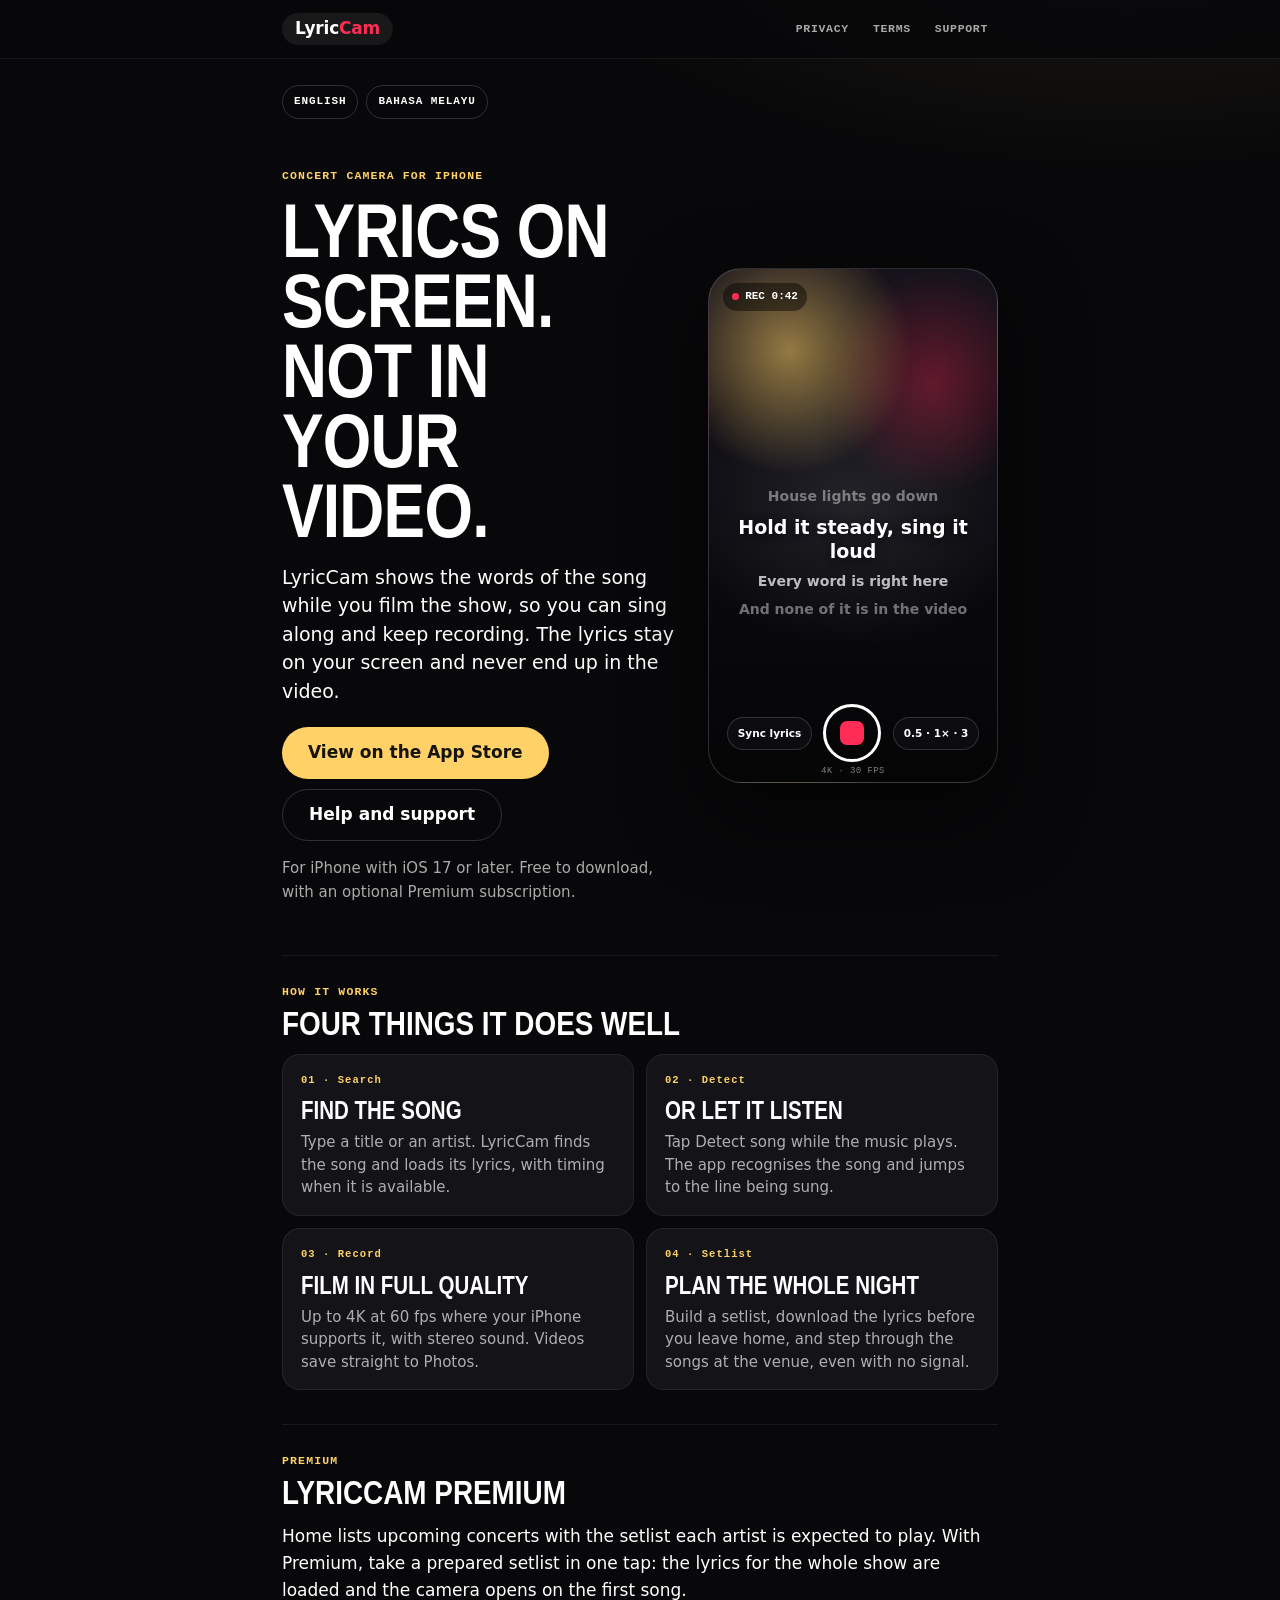
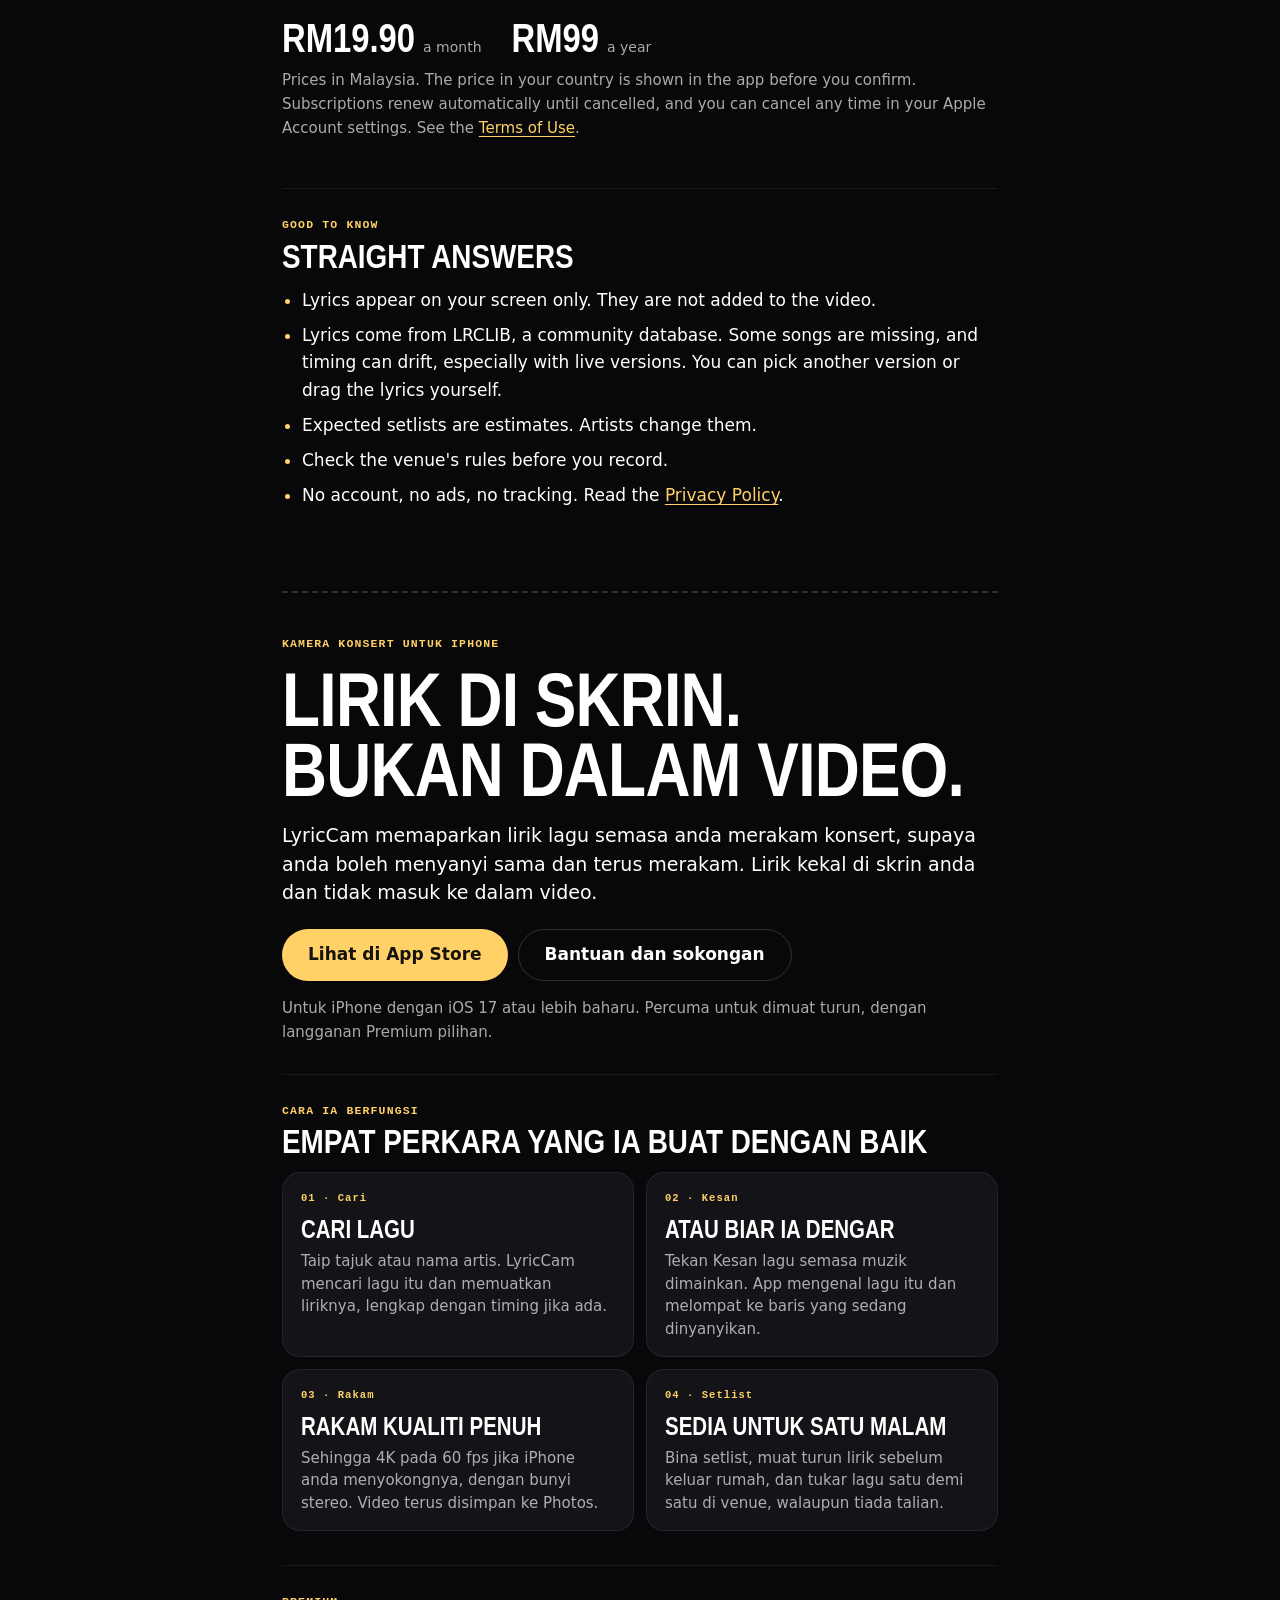
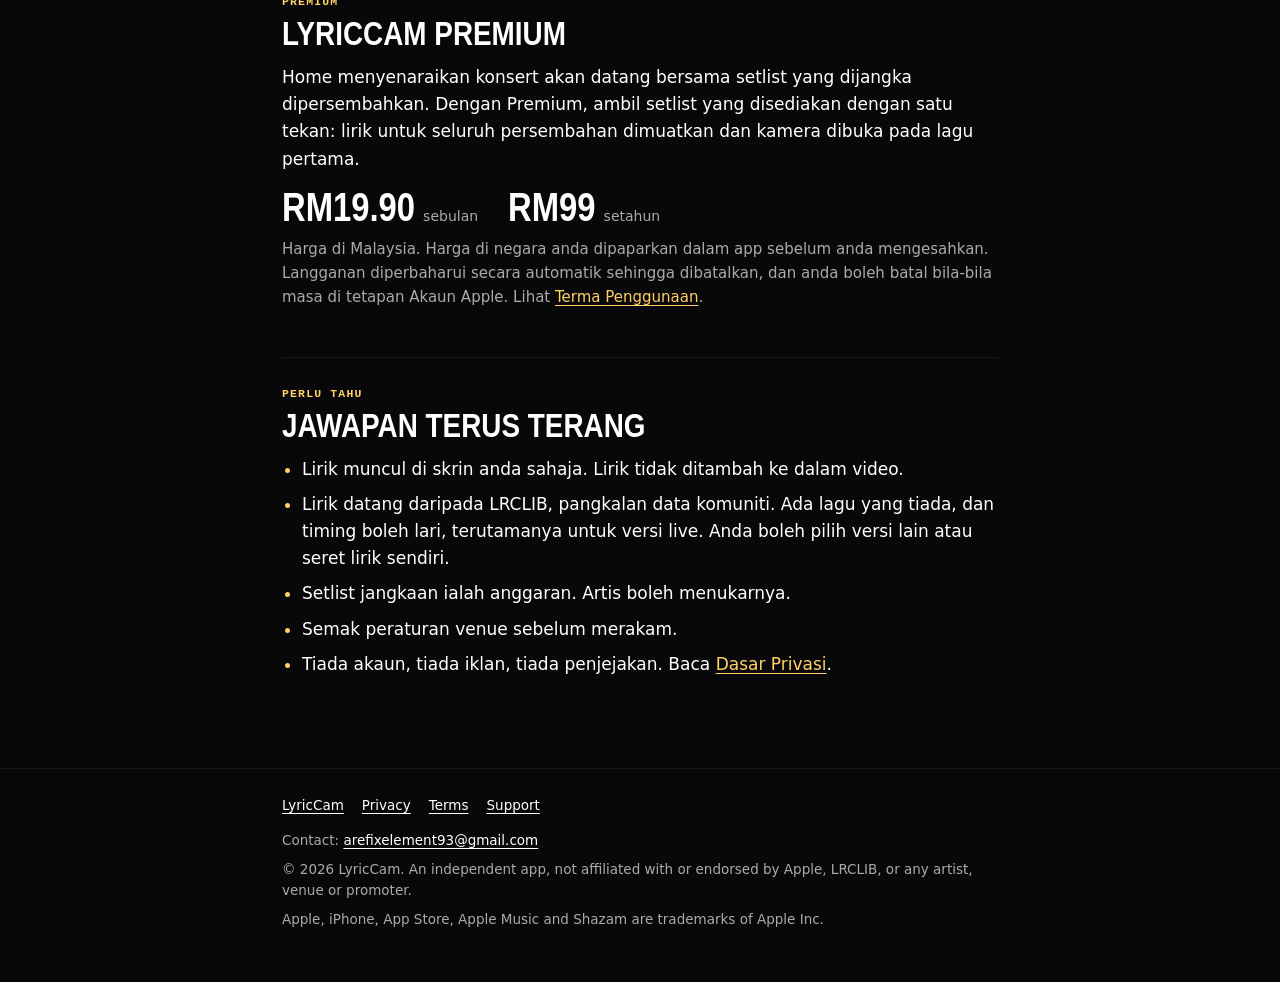
<file: index.html>
<!doctype html>
<html lang="en">
<head>
<meta charset="utf-8">
<meta name="viewport" content="width=device-width, initial-scale=1">
<title>LyricCam | Concert camera with lyrics on screen</title>
<meta name="description" content="LyricCam is a concert camera for iPhone. It shows the lyrics of the song on screen while you record, and keeps them out of your video.">
<meta name="color-scheme" content="dark">
<meta name="theme-color" content="#08080a">
<meta name="format-detection" content="telephone=no">
<link rel="icon" href="data:image/svg+xml,%3Csvg xmlns='http://www.w3.org/2000/svg' viewBox='0 0 32 32'%3E%3Crect width='32' height='32' rx='8' fill='%2308080a'/%3E%3Ccircle cx='16' cy='16' r='7' fill='%23ff2d55'/%3E%3C/svg%3E">
<link rel="stylesheet" href="style.css">
</head>
<body>
<a class="skip" href="#en">Skip to content</a>

<header class="top">
  <div class="wrap">
    <a class="mark" href="index.html" aria-label="LyricCam home" aria-current="page">Lyric<b>Cam</b></a>
    <nav class="nav" aria-label="Site">
      <a href="privacy.html">Privacy</a>
      <a href="terms.html">Terms</a>
      <a href="support.html">Support</a>
    </nav>
  </div>
</header>

<main class="wrap">

<ul class="langs" aria-label="Language">
  <li><a href="#en" lang="en">English</a></li>
  <li><a href="#ms" lang="ms">Bahasa Melayu</a></li>
</ul>

<!-- ============================ ENGLISH ============================ -->
<article id="en" lang="en">

  <div class="hero">
    <div>
      <p class="stub">Concert camera for iPhone</p>
      <h1>Lyrics on<br>screen.<br>Not in<br>your video.</h1>
      <p class="lead">LyricCam shows the words of the song while you film the show, so you can sing along and keep recording. The lyrics stay on your screen and never end up in the video.</p>
      <div class="actions">
        <a class="btn" href="https://apps.apple.com/app/id6837603877" rel="noopener">View on the App Store</a>
        <a class="btn ghost" href="support.html">Help and support</a>
      </div>
      <p class="note">For iPhone with iOS 17 or later. Free to download, with an optional Premium subscription.</p>
    </div>

    <!-- A drawing of the camera screen made with CSS. The lines are invented for this page, not song lyrics. -->
    <div class="finder" role="img" aria-label="Illustration of the LyricCam camera: four lines of lyrics over a stage, a record button and a Sync lyrics button.">
      <span class="rec"><i></i>REC 0:42</span>
      <div class="lines">
        <p>House lights go down</p>
        <p class="now">Hold it steady, sing it loud</p>
        <p class="next">Every word is right here</p>
        <p>And none of it is in the video</p>
      </div>
      <div class="bar">
        <span class="pill">Sync lyrics</span>
        <span class="shutter"><i></i></span>
        <span class="pill">0.5 · 1× · 3</span>
      </div>
      <span class="cap">4K · 30 FPS</span>
    </div>
  </div>

  <section class="sec">
    <h2><span class="no">How it works</span>Four things it does well</h2>
    <ul class="grid">
      <li>
        <p class="k">01 · Search</p>
        <h3>Find the song</h3>
        <p>Type a title or an artist. LyricCam finds the song and loads its lyrics, with timing when it is available.</p>
      </li>
      <li>
        <p class="k">02 · Detect</p>
        <h3>Or let it listen</h3>
        <p>Tap Detect song while the music plays. The app recognises the song and jumps to the line being sung.</p>
      </li>
      <li>
        <p class="k">03 · Record</p>
        <h3>Film in full quality</h3>
        <p>Up to 4K at 60 fps where your iPhone supports it, with stereo sound. Videos save straight to Photos.</p>
      </li>
      <li>
        <p class="k">04 · Setlist</p>
        <h3>Plan the whole night</h3>
        <p>Build a setlist, download the lyrics before you leave home, and step through the songs at the venue, even with no signal.</p>
      </li>
    </ul>
  </section>

  <section class="sec">
    <h2><span class="no">Premium</span>LyricCam Premium</h2>
    <p>Home lists upcoming concerts with the setlist each artist is expected to play. With Premium, take a prepared setlist in one tap: the lyrics for the whole show are loaded and the camera opens on the first song.</p>
    <div class="price">
      <span class="tier"><b>RM19.90</b><span>a month</span></span>
      <span class="tier"><b>RM99</b><span>a year</span></span>
    </div>
    <p class="note">Prices in Malaysia. The price in your country is shown in the app before you confirm. Subscriptions renew automatically until cancelled, and you can cancel any time in your Apple Account settings. See the <a href="terms.html">Terms of Use</a>.</p>
  </section>

  <section class="sec">
    <h2><span class="no">Good to know</span>Straight answers</h2>
    <ul>
      <li>Lyrics appear on your screen only. They are not added to the video.</li>
      <li>Lyrics come from LRCLIB, a community database. Some songs are missing, and timing can drift, especially with live versions. You can pick another version or drag the lyrics yourself.</li>
      <li>Expected setlists are estimates. Artists change them.</li>
      <li>Check the venue's rules before you record.</li>
      <li>No account, no ads, no tracking. Read the <a href="privacy.html">Privacy Policy</a>.</li>
    </ul>
  </section>

</article>

<!-- ============================ BAHASA MELAYU ============================ -->
<article id="ms" lang="ms" class="other">

  <p class="stub">Kamera konsert untuk iPhone</p>
  <h2 class="big">Lirik di skrin.<br>Bukan dalam video.</h2>
  <p class="lead">LyricCam memaparkan lirik lagu semasa anda merakam konsert, supaya anda boleh menyanyi sama dan terus merakam. Lirik kekal di skrin anda dan tidak masuk ke dalam video.</p>
  <div class="actions">
    <a class="btn" href="https://apps.apple.com/app/id6837603877" rel="noopener">Lihat di App Store</a>
    <a class="btn ghost" href="support.html#ms">Bantuan dan sokongan</a>
  </div>
  <p class="note">Untuk iPhone dengan iOS 17 atau lebih baharu. Percuma untuk dimuat turun, dengan langganan Premium pilihan.</p>

  <section class="sec">
    <h2><span class="no">Cara ia berfungsi</span>Empat perkara yang ia buat dengan baik</h2>
    <ul class="grid">
      <li>
        <p class="k">01 · Cari</p>
        <h3>Cari lagu</h3>
        <p>Taip tajuk atau nama artis. LyricCam mencari lagu itu dan memuatkan liriknya, lengkap dengan timing jika ada.</p>
      </li>
      <li>
        <p class="k">02 · Kesan</p>
        <h3>Atau biar ia dengar</h3>
        <p>Tekan Kesan lagu semasa muzik dimainkan. App mengenal lagu itu dan melompat ke baris yang sedang dinyanyikan.</p>
      </li>
      <li>
        <p class="k">03 · Rakam</p>
        <h3>Rakam kualiti penuh</h3>
        <p>Sehingga 4K pada 60 fps jika iPhone anda menyokongnya, dengan bunyi stereo. Video terus disimpan ke Photos.</p>
      </li>
      <li>
        <p class="k">04 · Setlist</p>
        <h3>Sedia untuk satu malam</h3>
        <p>Bina setlist, muat turun lirik sebelum keluar rumah, dan tukar lagu satu demi satu di venue, walaupun tiada talian.</p>
      </li>
    </ul>
  </section>

  <section class="sec">
    <h2><span class="no">Premium</span>LyricCam Premium</h2>
    <p>Home menyenaraikan konsert akan datang bersama setlist yang dijangka dipersembahkan. Dengan Premium, ambil setlist yang disediakan dengan satu tekan: lirik untuk seluruh persembahan dimuatkan dan kamera dibuka pada lagu pertama.</p>
    <div class="price">
      <span class="tier"><b>RM19.90</b><span>sebulan</span></span>
      <span class="tier"><b>RM99</b><span>setahun</span></span>
    </div>
    <p class="note">Harga di Malaysia. Harga di negara anda dipaparkan dalam app sebelum anda mengesahkan. Langganan diperbaharui secara automatik sehingga dibatalkan, dan anda boleh batal bila-bila masa di tetapan Akaun Apple. Lihat <a href="terms.html#ms">Terma Penggunaan</a>.</p>
  </section>

  <section class="sec">
    <h2><span class="no">Perlu tahu</span>Jawapan terus terang</h2>
    <ul>
      <li>Lirik muncul di skrin anda sahaja. Lirik tidak ditambah ke dalam video.</li>
      <li>Lirik datang daripada LRCLIB, pangkalan data komuniti. Ada lagu yang tiada, dan timing boleh lari, terutamanya untuk versi live. Anda boleh pilih versi lain atau seret lirik sendiri.</li>
      <li>Setlist jangkaan ialah anggaran. Artis boleh menukarnya.</li>
      <li>Semak peraturan venue sebelum merakam.</li>
      <li>Tiada akaun, tiada iklan, tiada penjejakan. Baca <a href="privacy.html#ms">Dasar Privasi</a>.</li>
    </ul>
  </section>

</article>

</main>

<footer class="foot">
  <div class="wrap">
    <nav aria-label="Footer">
      <a href="index.html">LyricCam</a>
      <a href="privacy.html">Privacy</a>
      <a href="terms.html">Terms</a>
      <a href="support.html">Support</a>
    </nav>
    <p>Contact: <a href="mailto:arefixelement93@gmail.com">arefixelement93@gmail.com</a></p>
    <p>© 2026 LyricCam. An independent app, not affiliated with or endorsed by Apple, LRCLIB, or any artist, venue or promoter.</p>
    <p>Apple, iPhone, App Store, Apple Music and Shazam are trademarks of Apple Inc.</p>
  </div>
</footer>

</body>
</html>
</file>
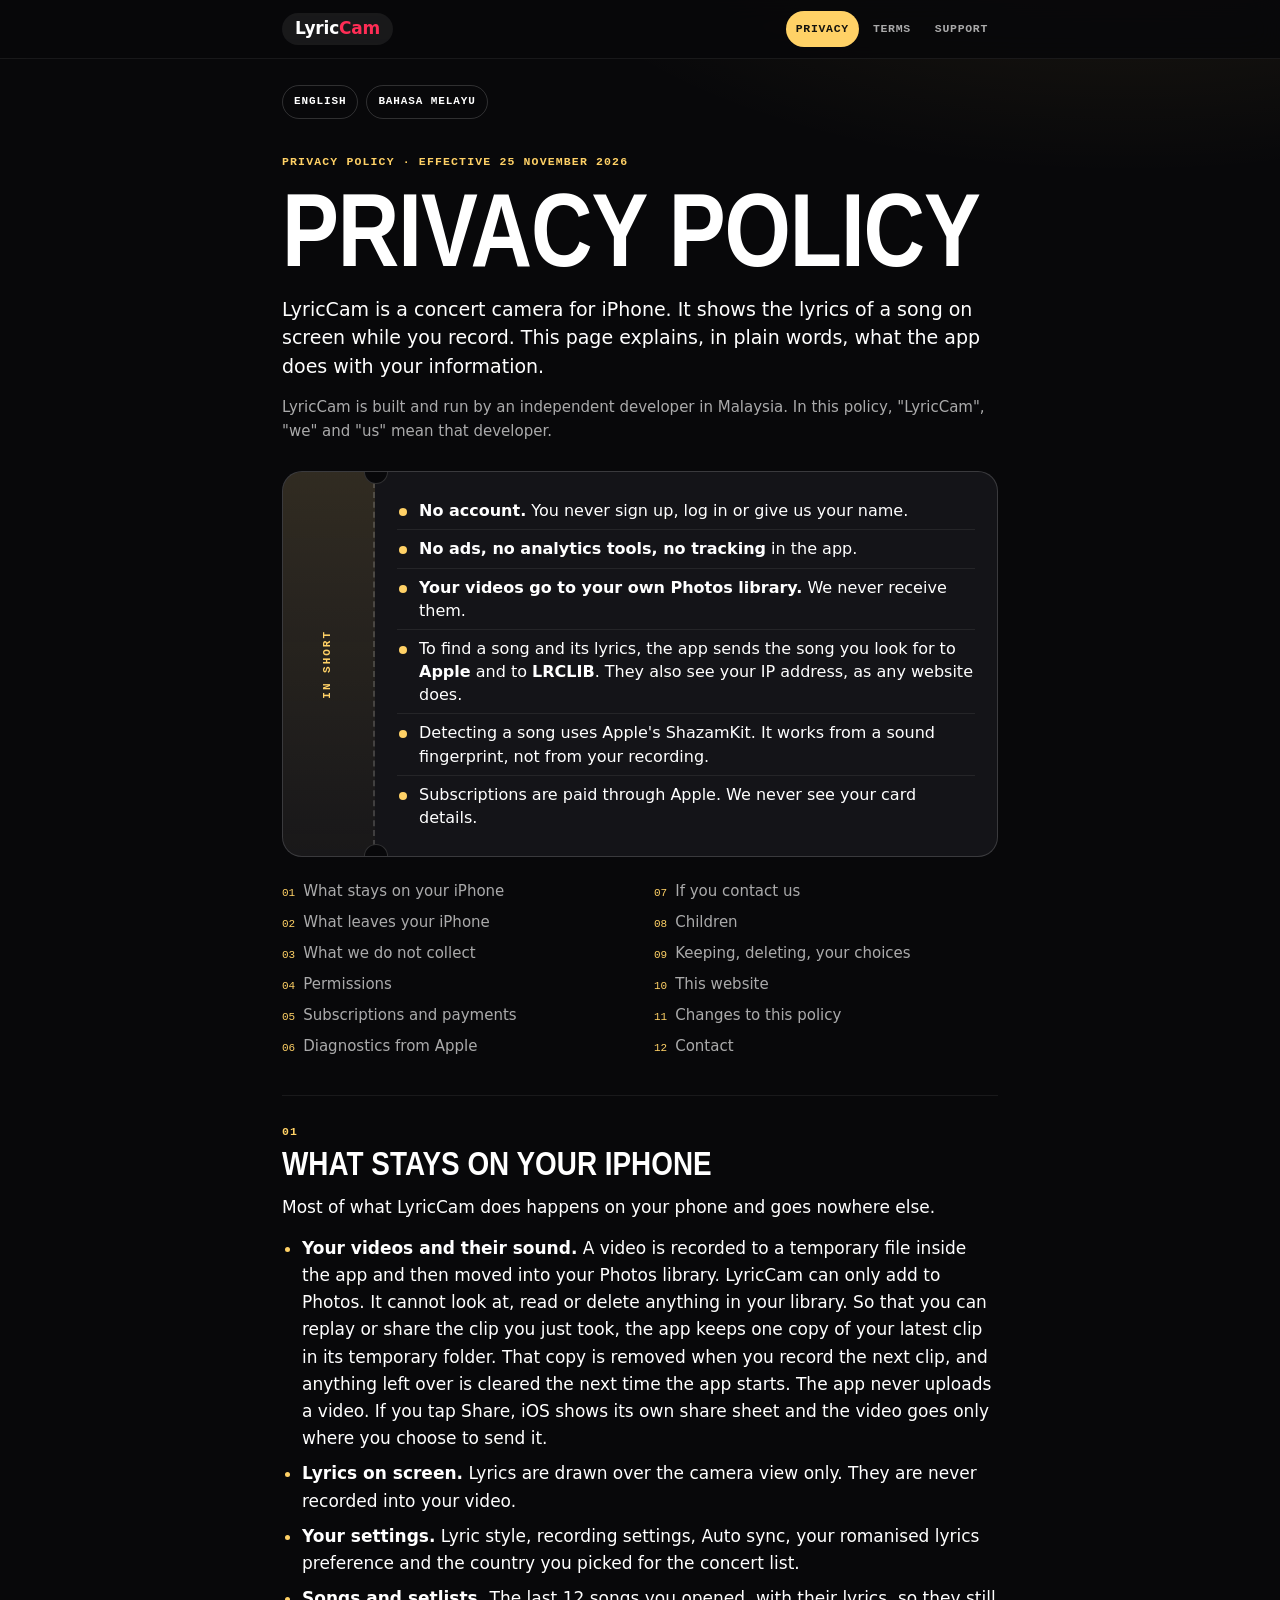
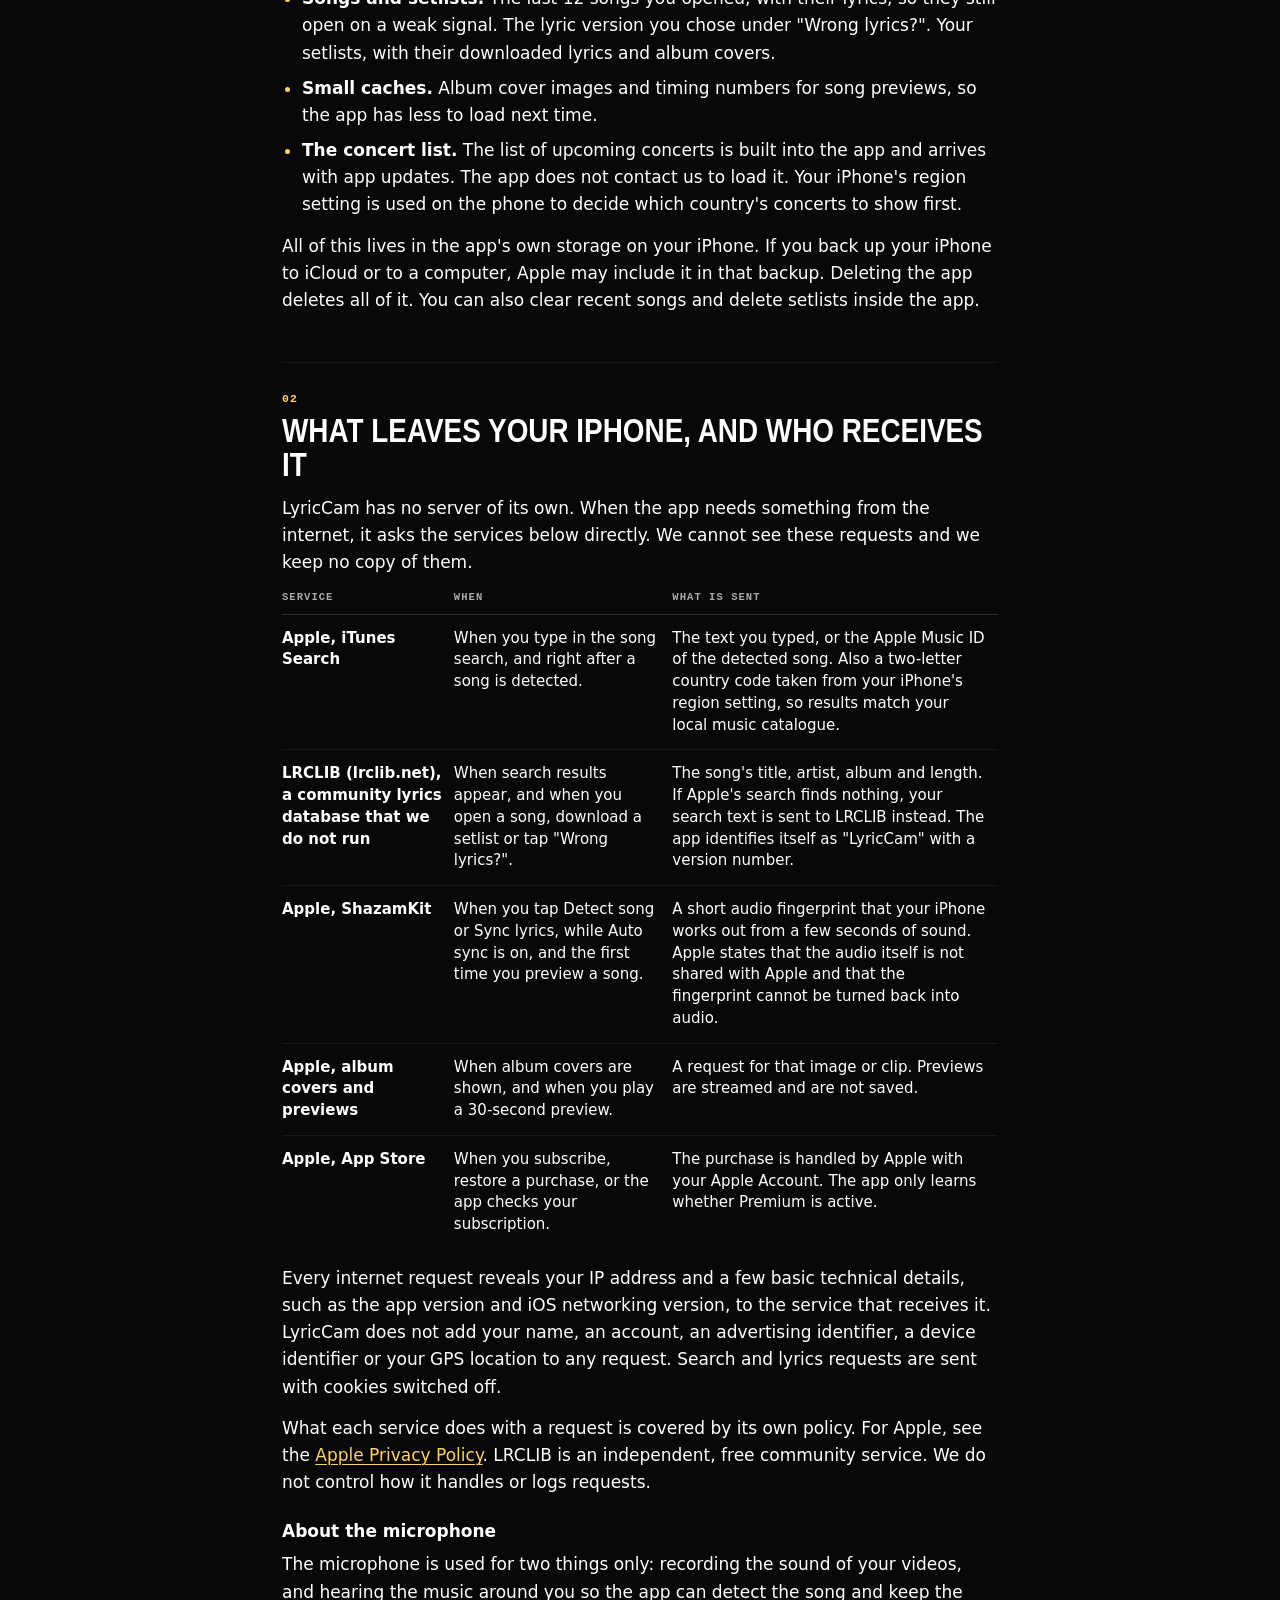
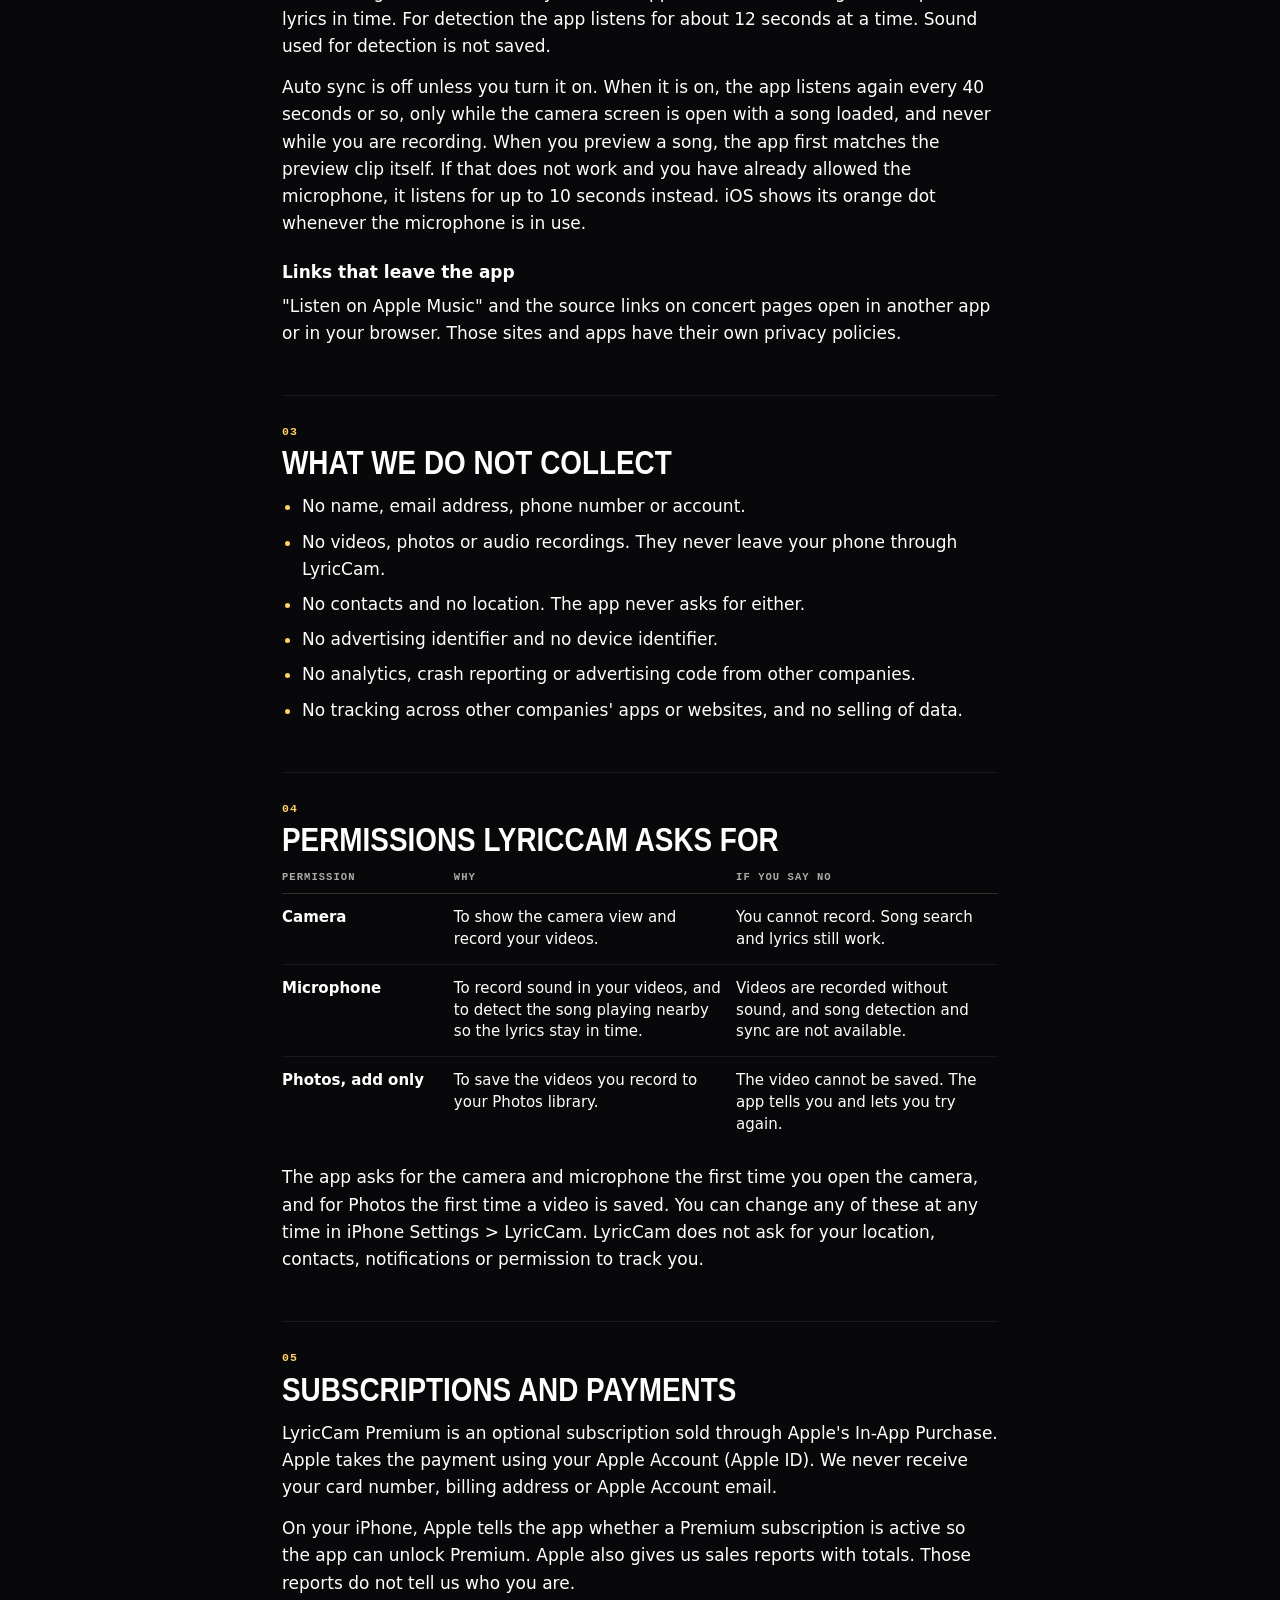
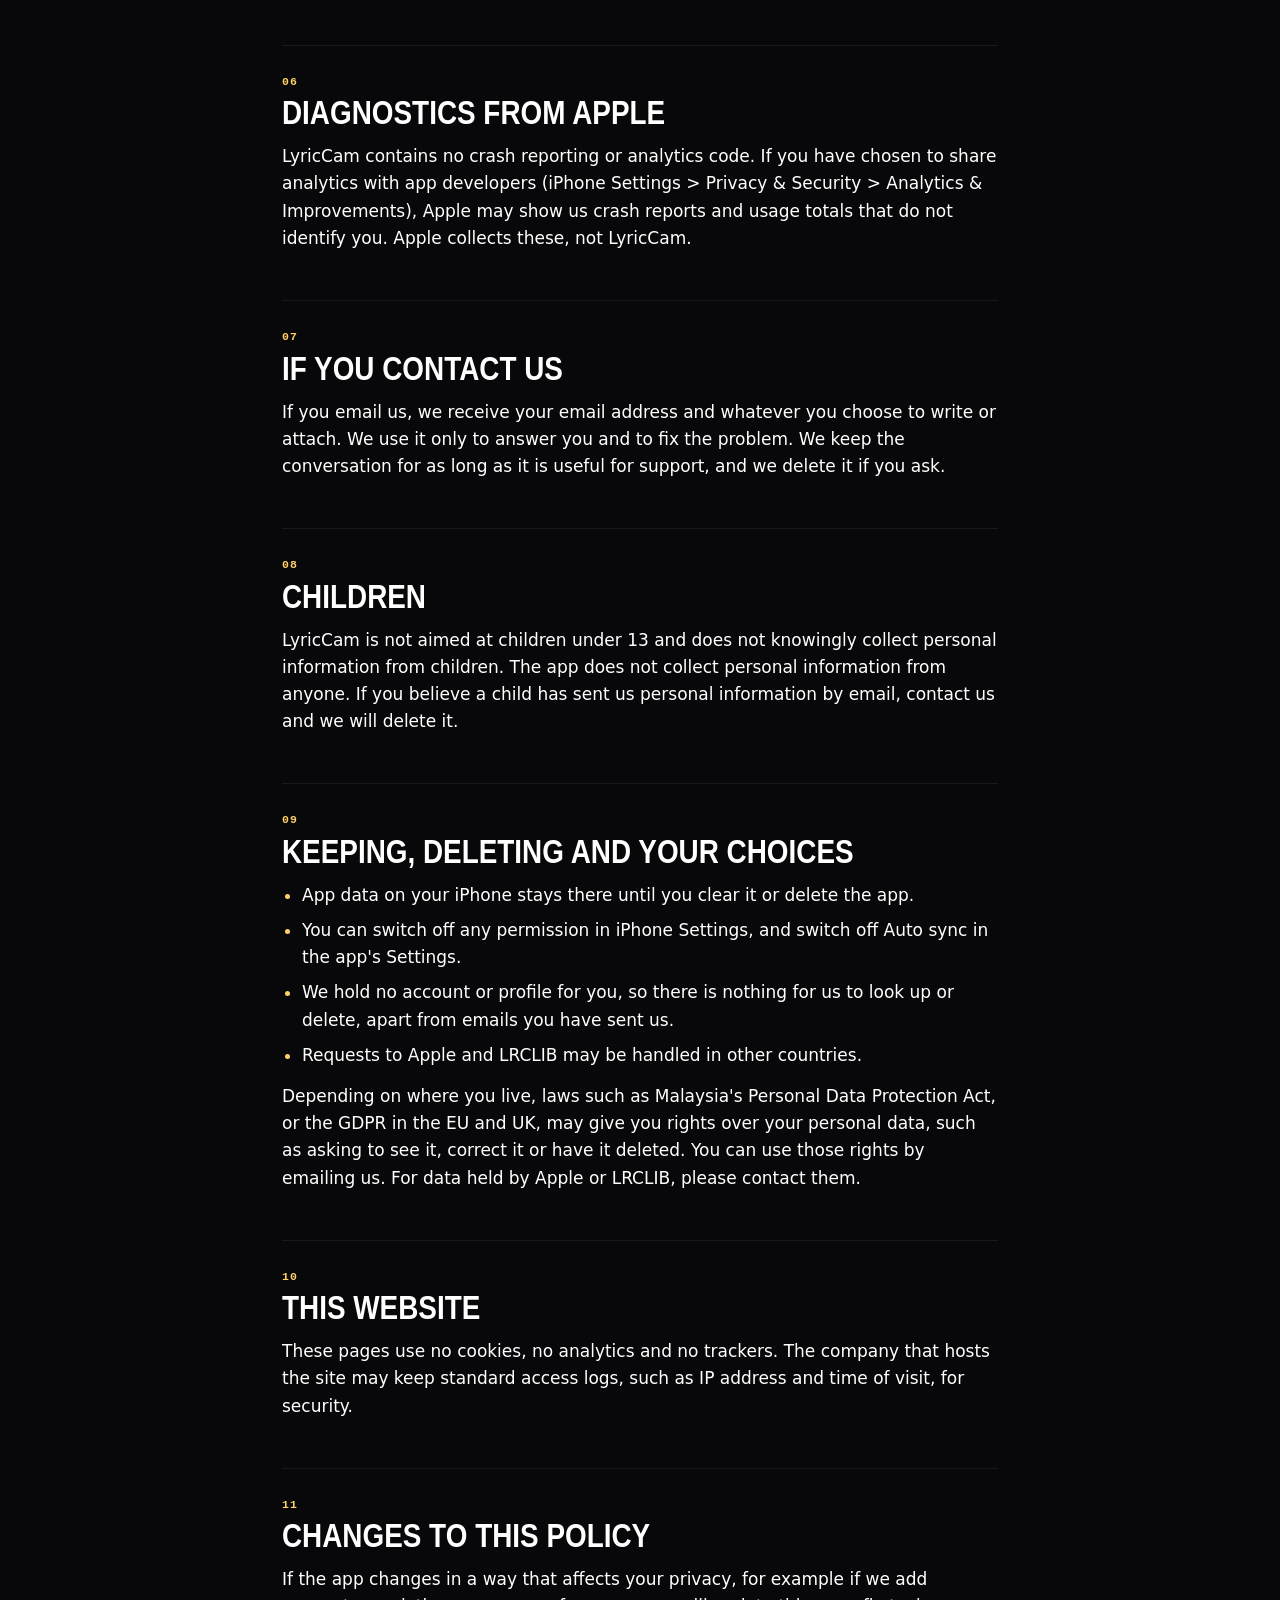
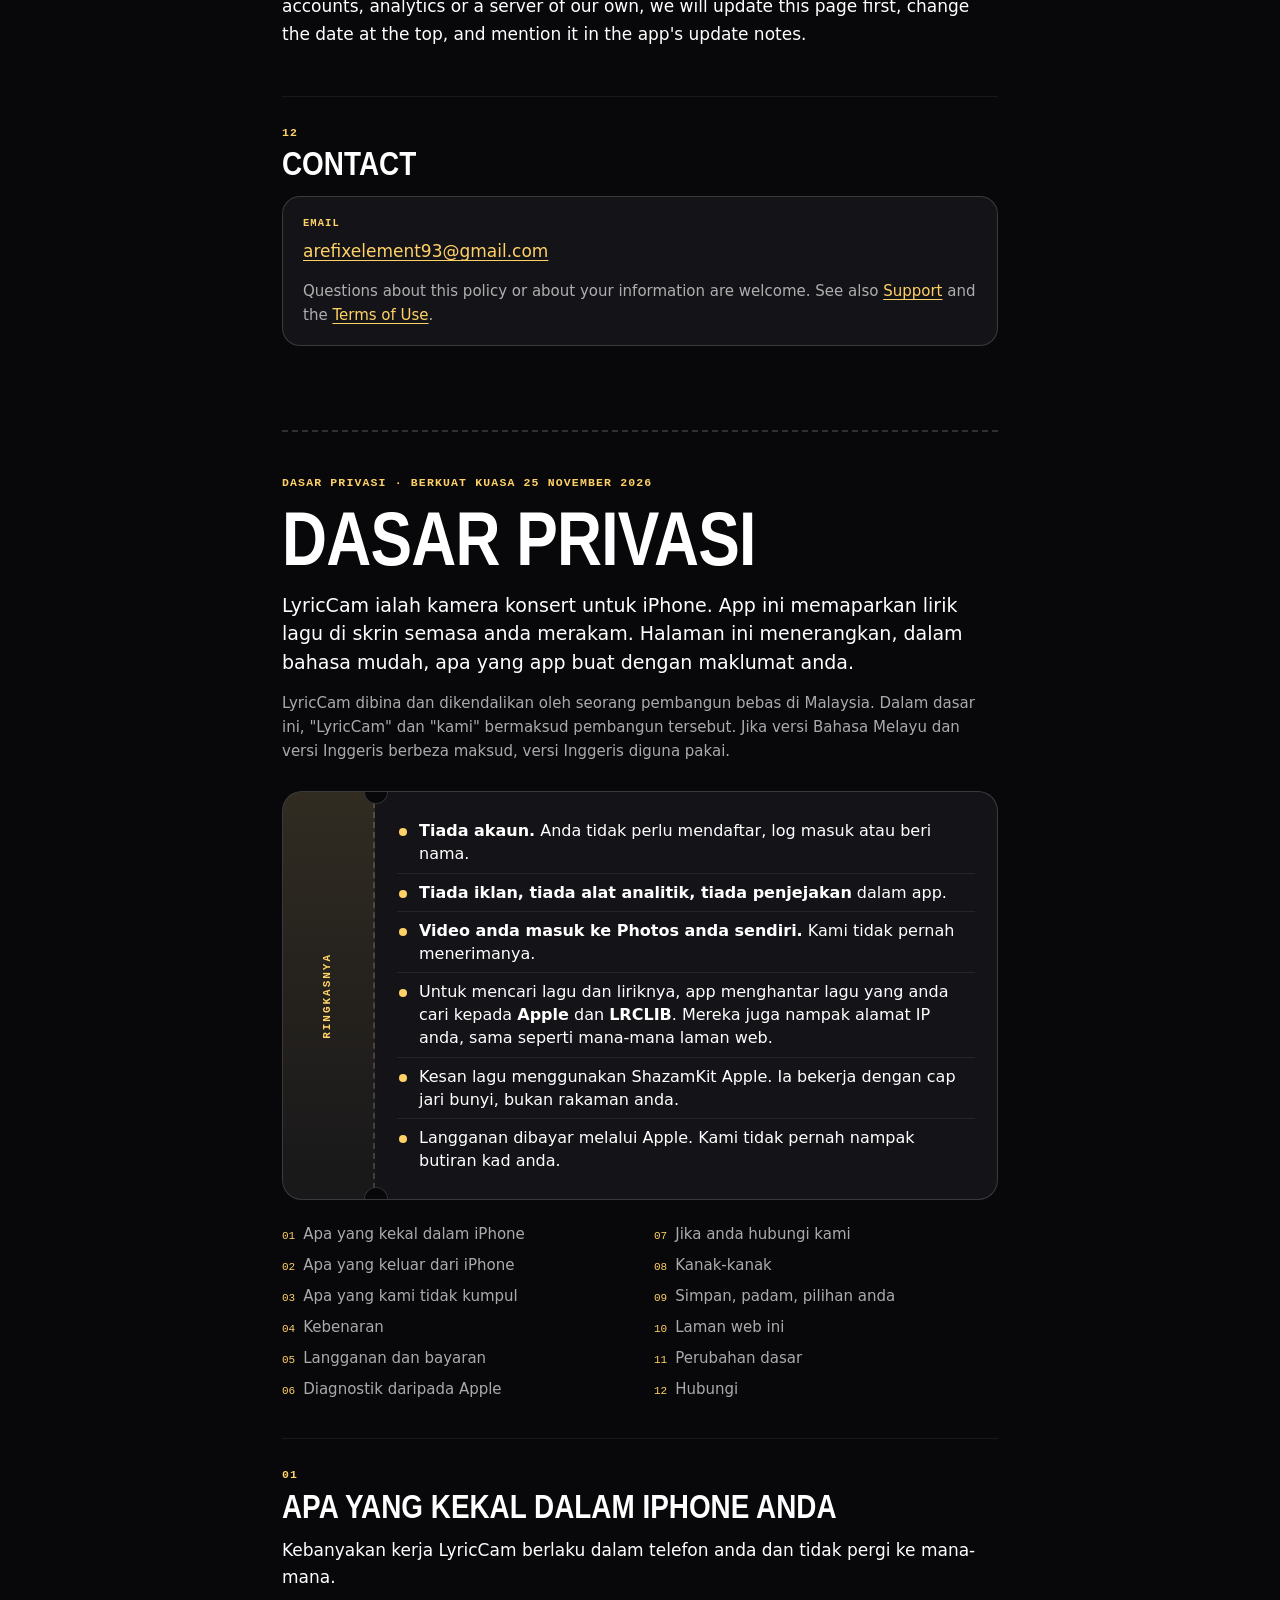
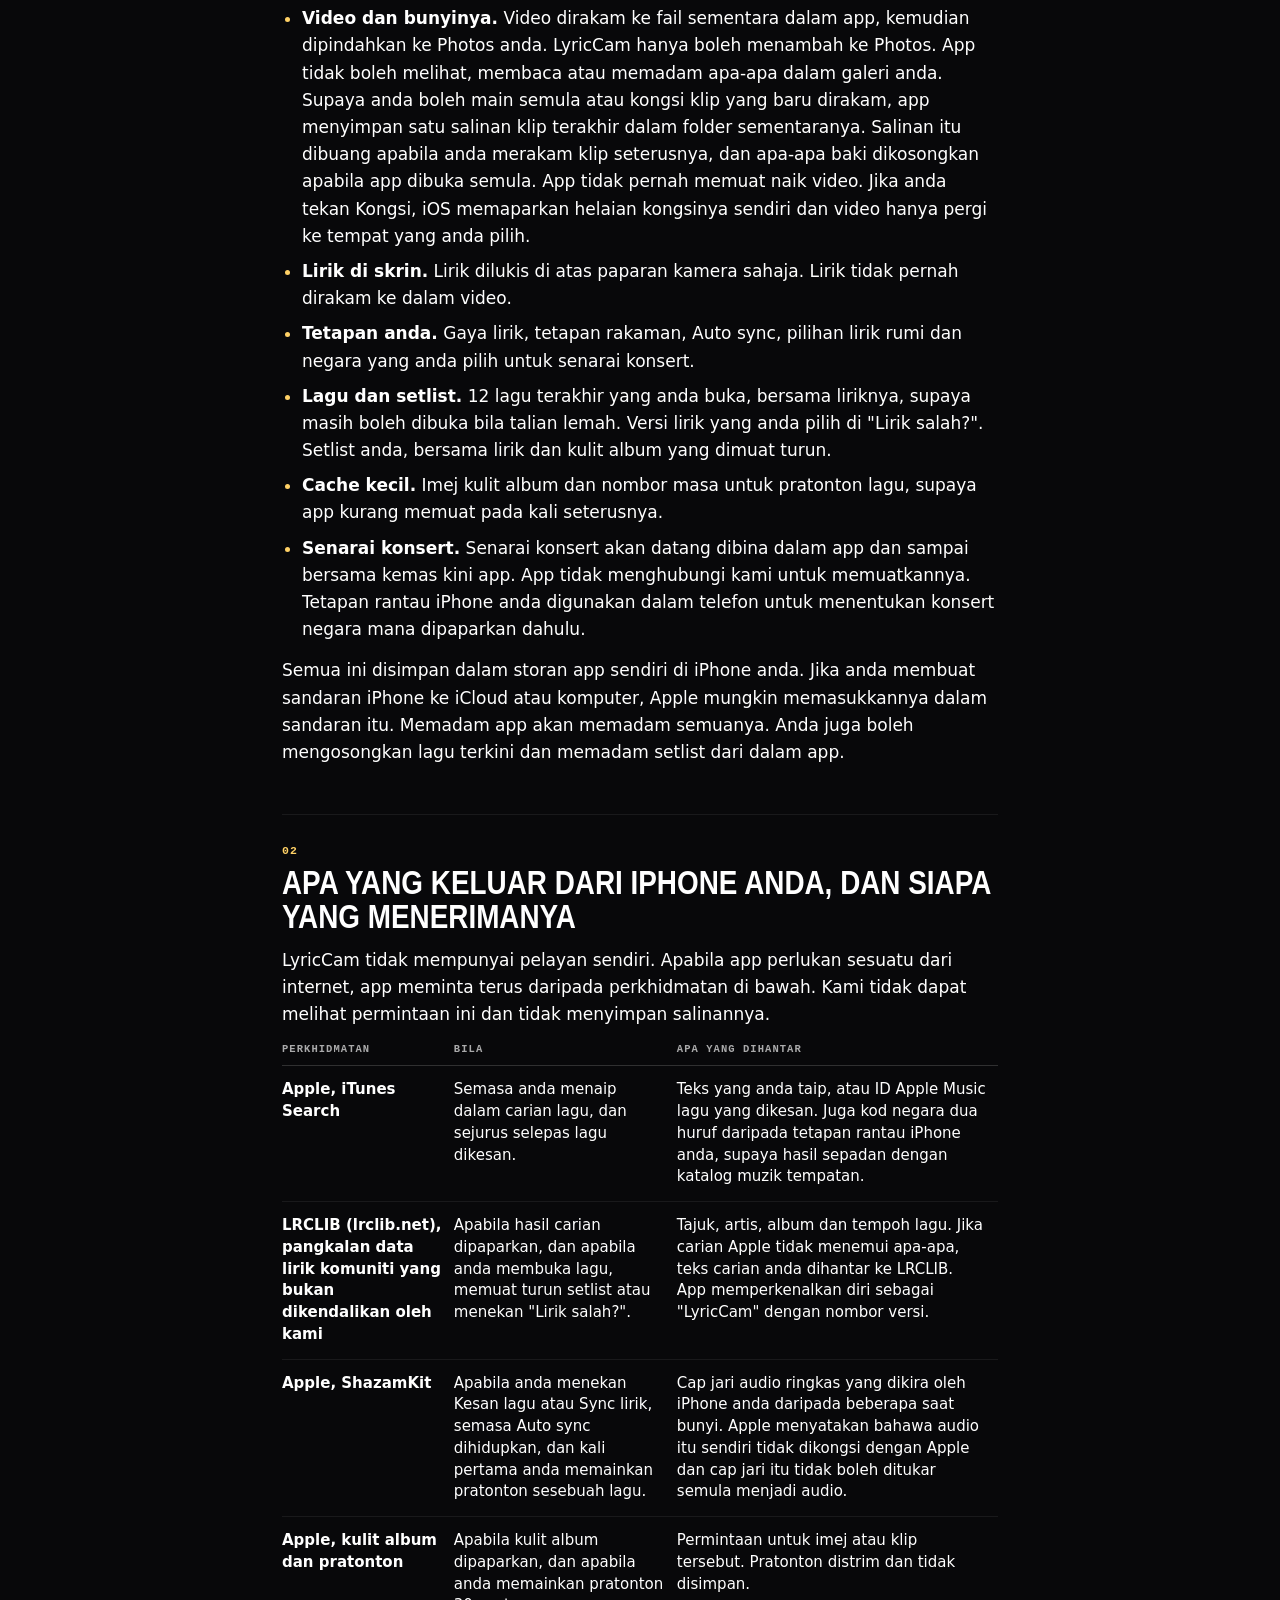
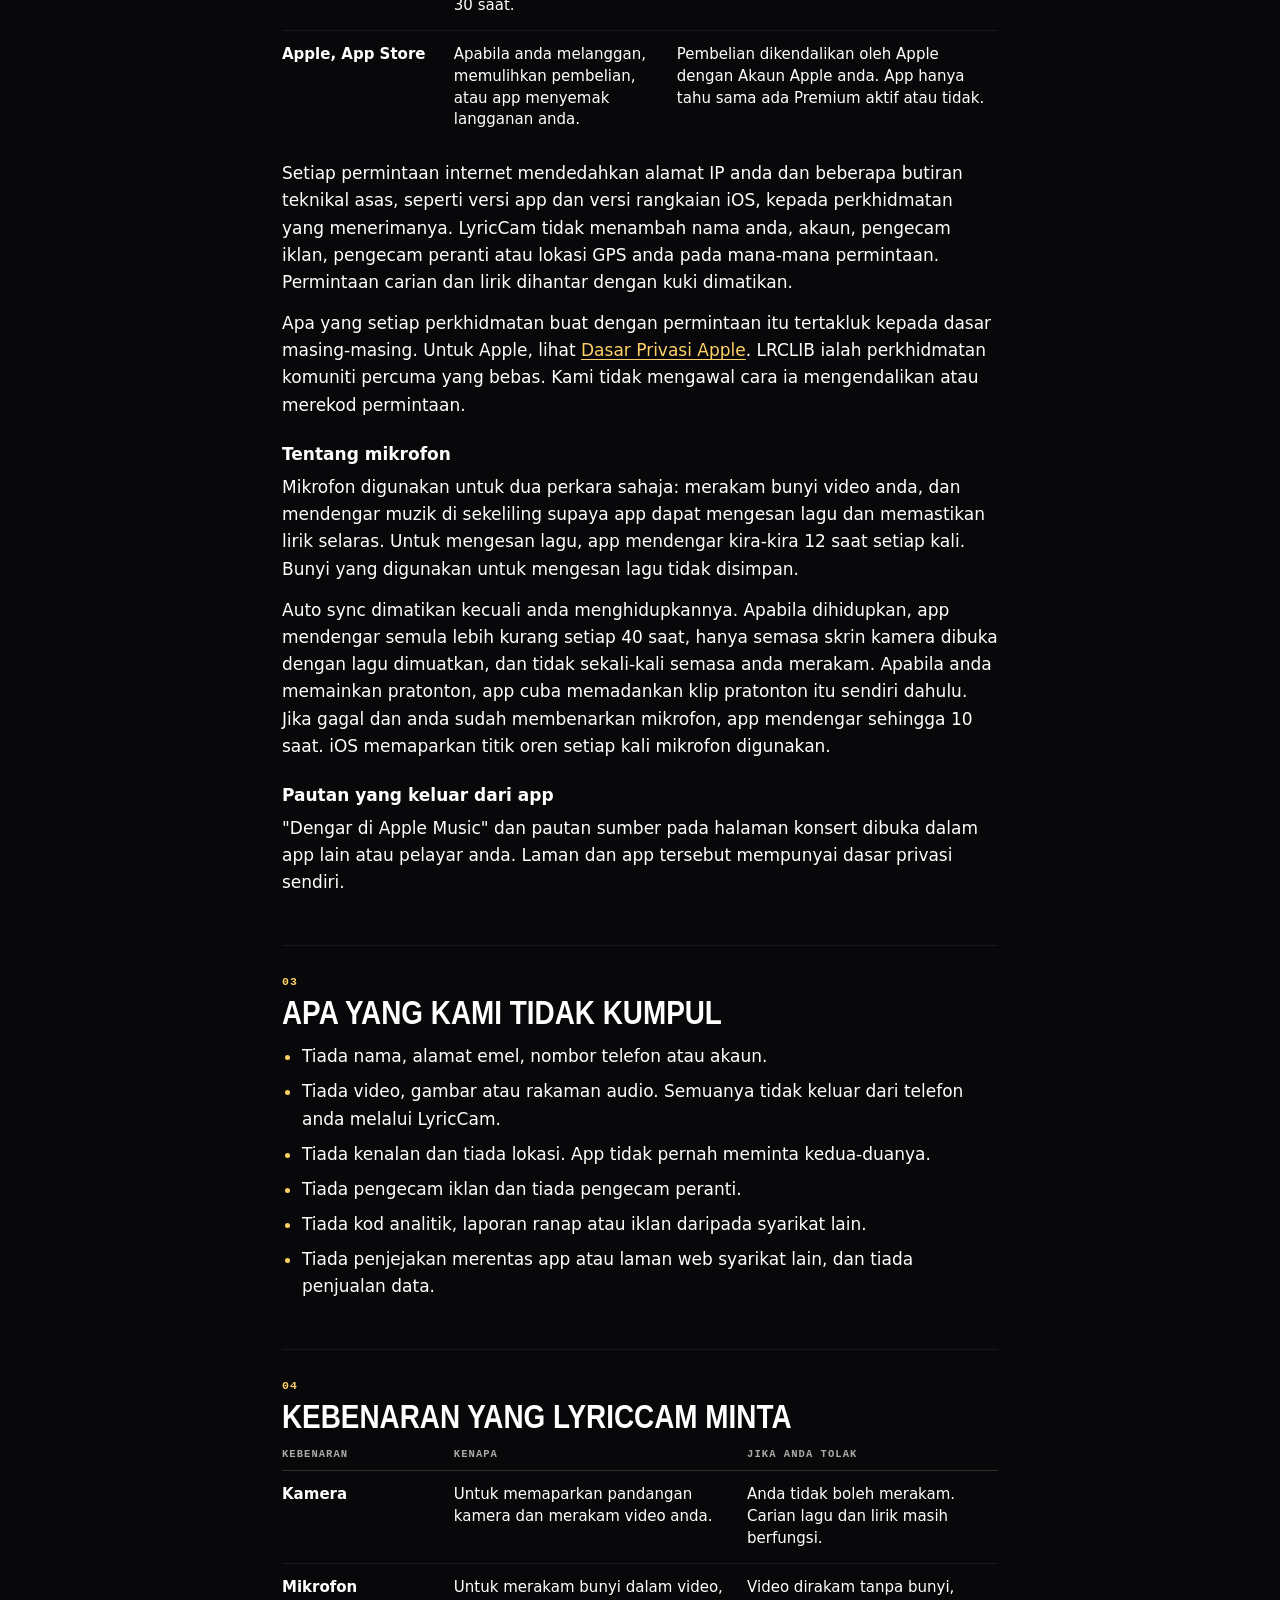
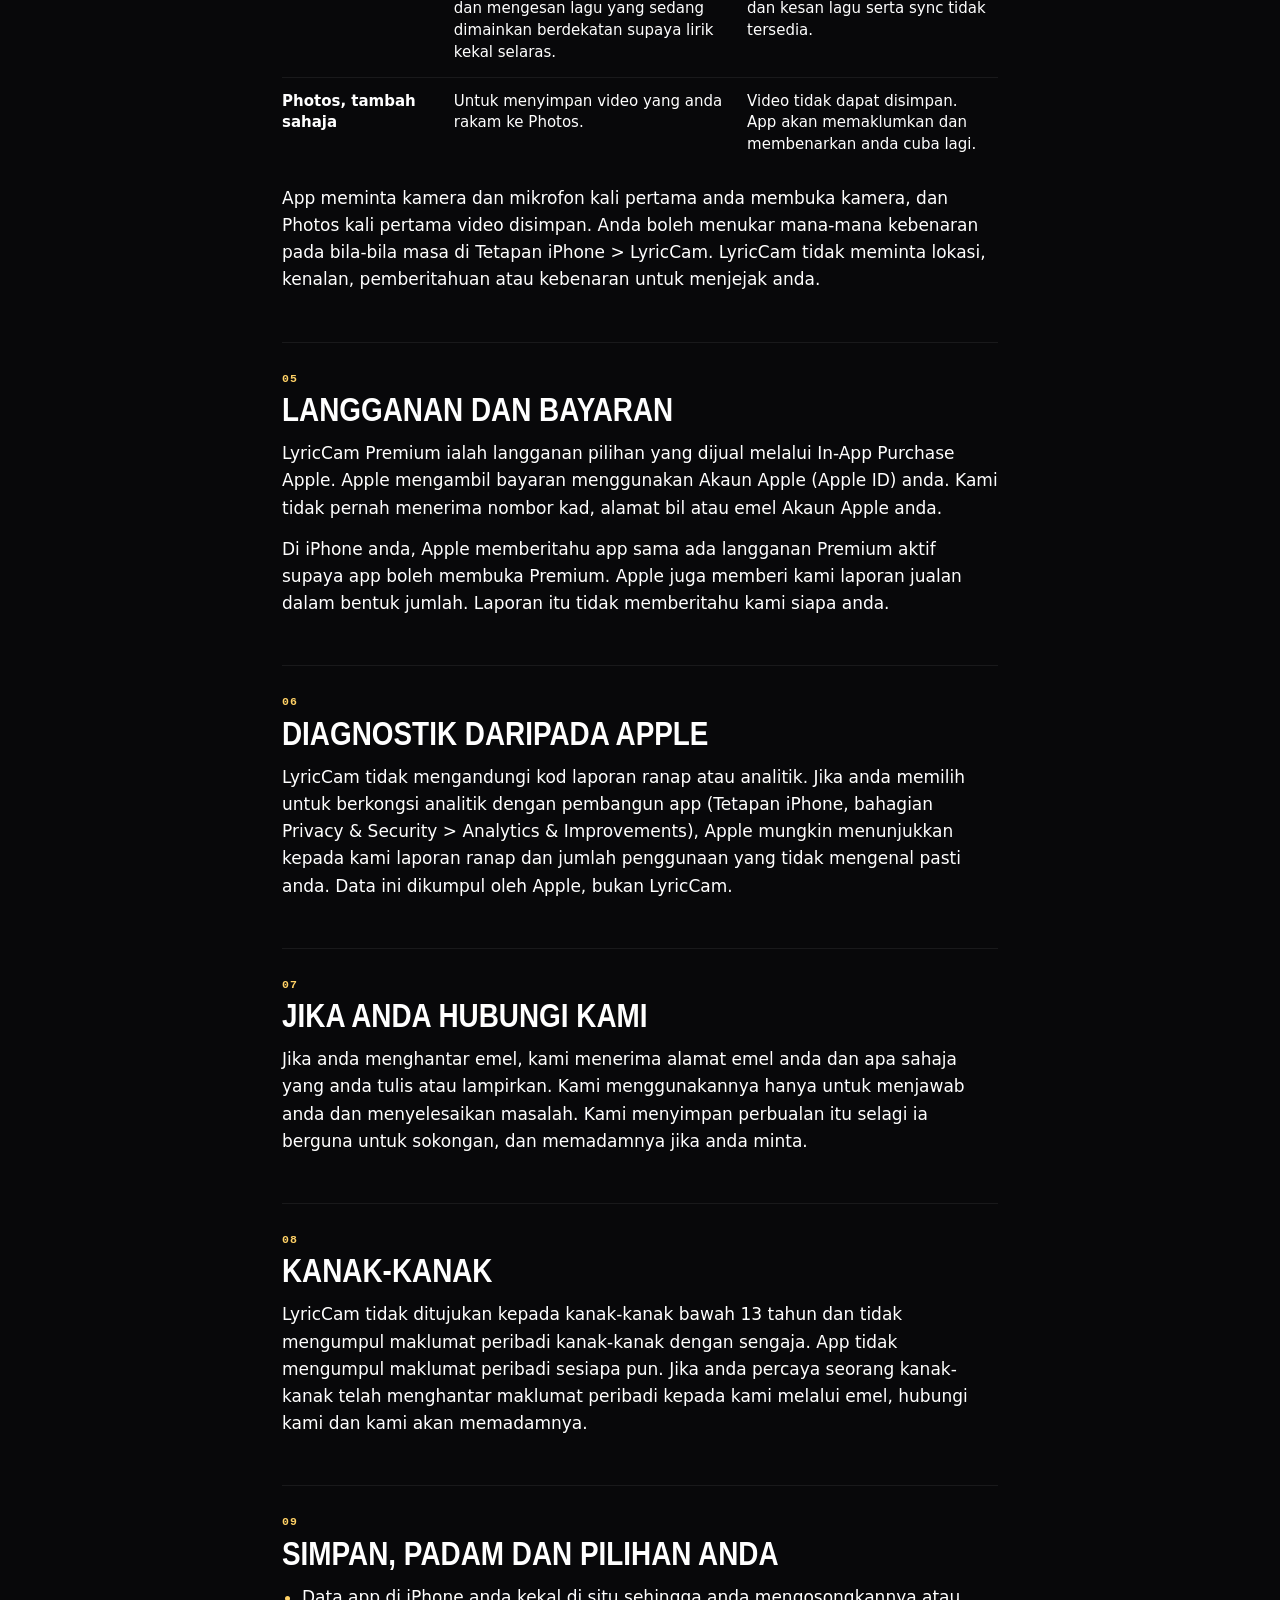
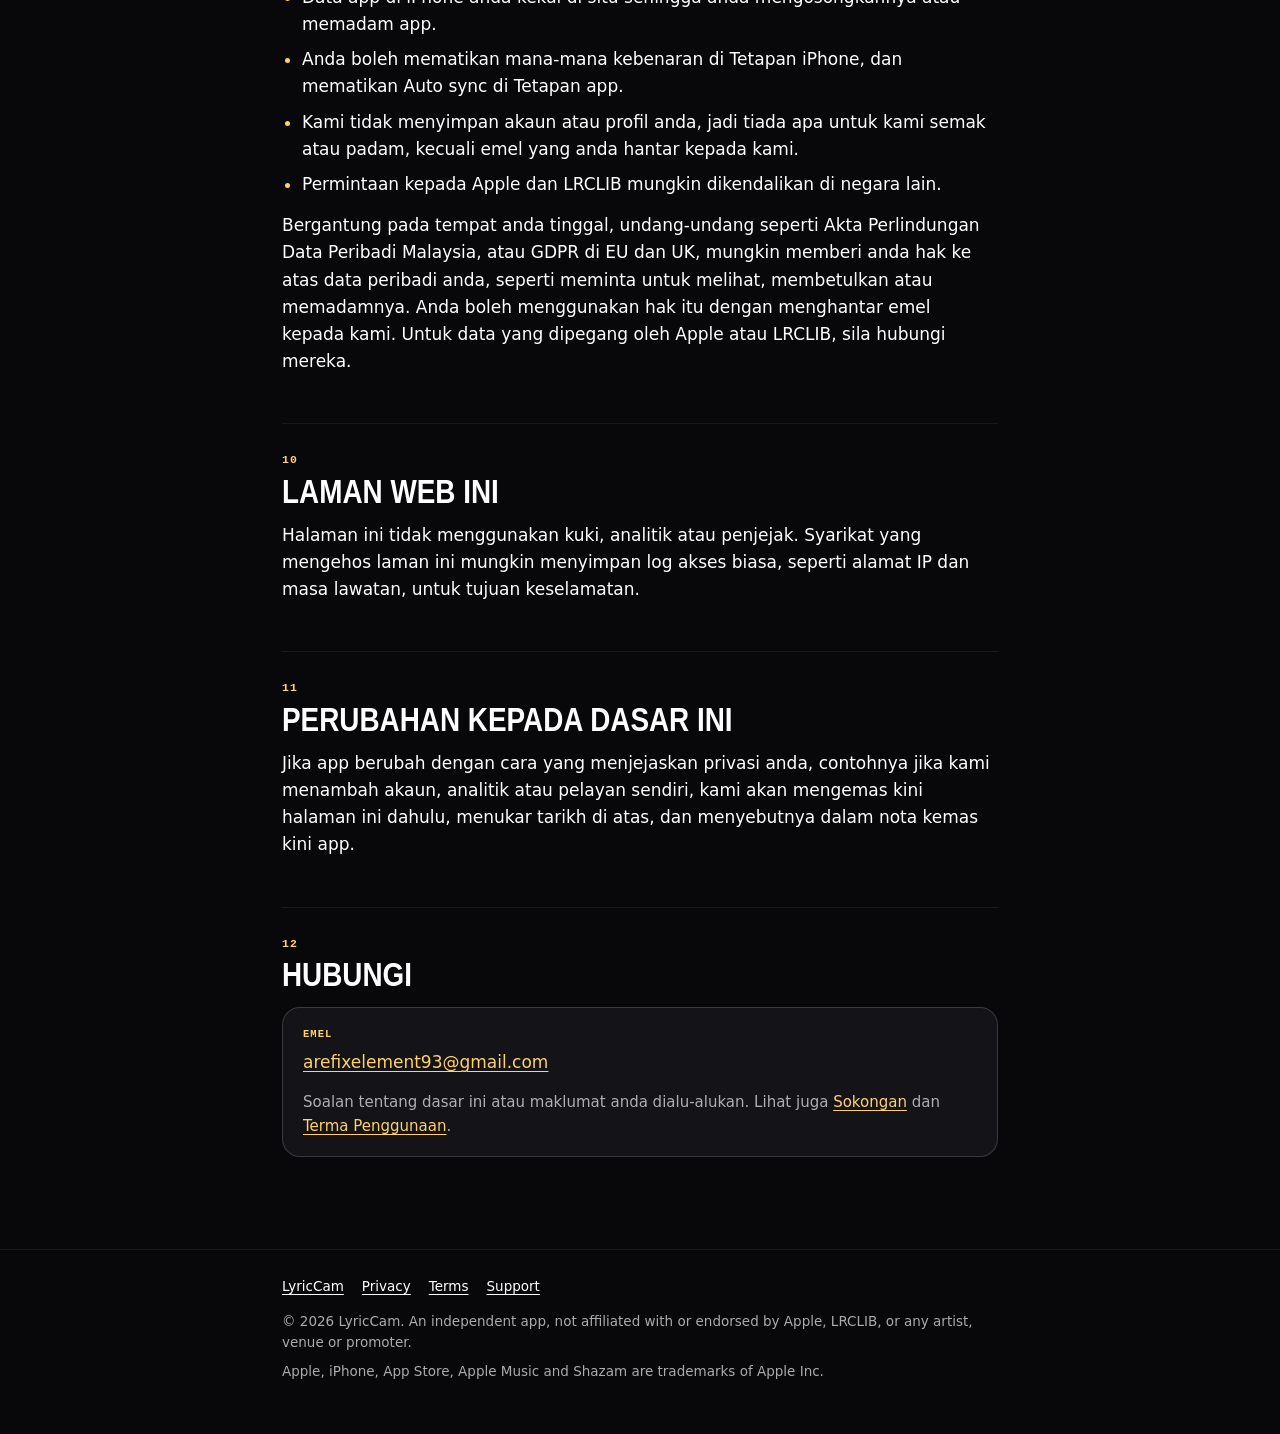
<file: privacy.html>
<!doctype html>
<html lang="en">
<head>
<meta charset="utf-8">
<meta name="viewport" content="width=device-width, initial-scale=1">
<title>Privacy Policy | LyricCam</title>
<meta name="description" content="What the LyricCam iPhone app does with your information: what stays on your phone, what is sent to Apple and LRCLIB, and what is never collected.">
<meta name="color-scheme" content="dark">
<meta name="theme-color" content="#08080a">
<meta name="format-detection" content="telephone=no">
<link rel="icon" href="data:image/svg+xml,%3Csvg xmlns='http://www.w3.org/2000/svg' viewBox='0 0 32 32'%3E%3Crect width='32' height='32' rx='8' fill='%2308080a'/%3E%3Ccircle cx='16' cy='16' r='7' fill='%23ff2d55'/%3E%3C/svg%3E">
<link rel="stylesheet" href="style.css">
</head>
<body>
<a class="skip" href="#en">Skip to content</a>

<header class="top">
  <div class="wrap">
    <a class="mark" href="index.html" aria-label="LyricCam home">Lyric<b>Cam</b></a>
    <nav class="nav" aria-label="Site">
      <a href="privacy.html" aria-current="page">Privacy</a>
      <a href="terms.html">Terms</a>
      <a href="support.html">Support</a>
    </nav>
  </div>
</header>

<main class="wrap">

<ul class="langs" aria-label="Language">
  <li><a href="#en" lang="en">English</a></li>
  <li><a href="#ms" lang="ms">Bahasa Melayu</a></li>
</ul>

<!-- ============================ ENGLISH ============================ -->
<article id="en" lang="en">

  <p class="stub">Privacy policy · Effective 25 November 2026</p>
  <h1>Privacy Policy</h1>
  <p class="lead">LyricCam is a concert camera for iPhone. It shows the lyrics of a song on screen while you record. This page explains, in plain words, what the app does with your information.</p>
  <p class="note">LyricCam is built and run by an independent developer in Malaysia. In this policy, "LyricCam", "we" and "us" mean that developer.</p>

  <div class="ticket">
    <div class="tear"><span>In short</span></div>
    <ul>
      <li><strong>No account.</strong> You never sign up, log in or give us your name.</li>
      <li><strong>No ads, no analytics tools, no tracking</strong> in the app.</li>
      <li><strong>Your videos go to your own Photos library.</strong> We never receive them.</li>
      <li>To find a song and its lyrics, the app sends the song you look for to <strong>Apple</strong> and to <strong>LRCLIB</strong>. They also see your IP address, as any website does.</li>
      <li>Detecting a song uses Apple's ShazamKit. It works from a sound fingerprint, not from your recording.</li>
      <li>Subscriptions are paid through Apple. We never see your card details.</li>
    </ul>
  </div>

  <ol class="toc" aria-label="Contents">
    <li><a href="#en-1"><span class="n">01</span>What stays on your iPhone</a></li>
    <li><a href="#en-2"><span class="n">02</span>What leaves your iPhone</a></li>
    <li><a href="#en-3"><span class="n">03</span>What we do not collect</a></li>
    <li><a href="#en-4"><span class="n">04</span>Permissions</a></li>
    <li><a href="#en-5"><span class="n">05</span>Subscriptions and payments</a></li>
    <li><a href="#en-6"><span class="n">06</span>Diagnostics from Apple</a></li>
    <li><a href="#en-7"><span class="n">07</span>If you contact us</a></li>
    <li><a href="#en-8"><span class="n">08</span>Children</a></li>
    <li><a href="#en-9"><span class="n">09</span>Keeping, deleting, your choices</a></li>
    <li><a href="#en-10"><span class="n">10</span>This website</a></li>
    <li><a href="#en-11"><span class="n">11</span>Changes to this policy</a></li>
    <li><a href="#en-12"><span class="n">12</span>Contact</a></li>
  </ol>

  <section class="sec" id="en-1">
    <h2><span class="no">01</span>What stays on your iPhone</h2>
    <p>Most of what LyricCam does happens on your phone and goes nowhere else.</p>
    <ul>
      <li><strong>Your videos and their sound.</strong> A video is recorded to a temporary file inside the app and then moved into your Photos library. LyricCam can only add to Photos. It cannot look at, read or delete anything in your library. So that you can replay or share the clip you just took, the app keeps one copy of your latest clip in its temporary folder. That copy is removed when you record the next clip, and anything left over is cleared the next time the app starts. The app never uploads a video. If you tap Share, iOS shows its own share sheet and the video goes only where you choose to send it.</li>
      <li><strong>Lyrics on screen.</strong> Lyrics are drawn over the camera view only. They are never recorded into your video.</li>
      <li><strong>Your settings.</strong> Lyric style, recording settings, Auto sync, your romanised lyrics preference and the country you picked for the concert list.</li>
      <li><strong>Songs and setlists.</strong> The last 12 songs you opened, with their lyrics, so they still open on a weak signal. The lyric version you chose under "Wrong lyrics?". Your setlists, with their downloaded lyrics and album covers.</li>
      <li><strong>Small caches.</strong> Album cover images and timing numbers for song previews, so the app has less to load next time.</li>
      <li><strong>The concert list.</strong> The list of upcoming concerts is built into the app and arrives with app updates. The app does not contact us to load it. Your iPhone's region setting is used on the phone to decide which country's concerts to show first.</li>
    </ul>
    <p>All of this lives in the app's own storage on your iPhone. If you back up your iPhone to iCloud or to a computer, Apple may include it in that backup. Deleting the app deletes all of it. You can also clear recent songs and delete setlists inside the app.</p>
  </section>

  <section class="sec" id="en-2">
    <h2><span class="no">02</span>What leaves your iPhone, and who receives it</h2>
    <p>LyricCam has no server of its own. When the app needs something from the internet, it asks the services below directly. We cannot see these requests and we keep no copy of them.</p>

    <table class="flow">
      <thead>
        <tr><th scope="col">Service</th><th scope="col">When</th><th scope="col">What is sent</th></tr>
      </thead>
      <tbody>
        <tr>
          <td>Apple, iTunes Search</td>
          <td data-th="When">When you type in the song search, and right after a song is detected.</td>
          <td data-th="What is sent">The text you typed, or the Apple Music ID of the detected song. Also a two-letter country code taken from your iPhone's region setting, so results match your local music catalogue.</td>
        </tr>
        <tr>
          <td>LRCLIB (lrclib.net), a community lyrics database that we do not run</td>
          <td data-th="When">When search results appear, and when you open a song, download a setlist or tap "Wrong lyrics?".</td>
          <td data-th="What is sent">The song's title, artist, album and length. If Apple's search finds nothing, your search text is sent to LRCLIB instead. The app identifies itself as "LyricCam" with a version number.</td>
        </tr>
        <tr>
          <td>Apple, ShazamKit</td>
          <td data-th="When">When you tap Detect song or Sync lyrics, while Auto sync is on, and the first time you preview a song.</td>
          <td data-th="What is sent">A short audio fingerprint that your iPhone works out from a few seconds of sound. Apple states that the audio itself is not shared with Apple and that the fingerprint cannot be turned back into audio.</td>
        </tr>
        <tr>
          <td>Apple, album covers and previews</td>
          <td data-th="When">When album covers are shown, and when you play a 30-second preview.</td>
          <td data-th="What is sent">A request for that image or clip. Previews are streamed and are not saved.</td>
        </tr>
        <tr>
          <td>Apple, App Store</td>
          <td data-th="When">When you subscribe, restore a purchase, or the app checks your subscription.</td>
          <td data-th="What is sent">The purchase is handled by Apple with your Apple Account. The app only learns whether Premium is active.</td>
        </tr>
      </tbody>
    </table>

    <p>Every internet request reveals your IP address and a few basic technical details, such as the app version and iOS networking version, to the service that receives it. LyricCam does not add your name, an account, an advertising identifier, a device identifier or your GPS location to any request. Search and lyrics requests are sent with cookies switched off.</p>
    <p>What each service does with a request is covered by its own policy. For Apple, see the <a href="https://www.apple.com/legal/privacy/" rel="noopener">Apple Privacy Policy</a>. LRCLIB is an independent, free community service. We do not control how it handles or logs requests.</p>

    <h3>About the microphone</h3>
    <p>The microphone is used for two things only: recording the sound of your videos, and hearing the music around you so the app can detect the song and keep the lyrics in time. For detection the app listens for about 12 seconds at a time. Sound used for detection is not saved.</p>
    <p>Auto sync is off unless you turn it on. When it is on, the app listens again every 40 seconds or so, only while the camera screen is open with a song loaded, and never while you are recording. When you preview a song, the app first matches the preview clip itself. If that does not work and you have already allowed the microphone, it listens for up to 10 seconds instead. iOS shows its orange dot whenever the microphone is in use.</p>

    <h3>Links that leave the app</h3>
    <p>"Listen on Apple Music" and the source links on concert pages open in another app or in your browser. Those sites and apps have their own privacy policies.</p>
  </section>

  <section class="sec" id="en-3">
    <h2><span class="no">03</span>What we do not collect</h2>
    <ul>
      <li>No name, email address, phone number or account.</li>
      <li>No videos, photos or audio recordings. They never leave your phone through LyricCam.</li>
      <li>No contacts and no location. The app never asks for either.</li>
      <li>No advertising identifier and no device identifier.</li>
      <li>No analytics, crash reporting or advertising code from other companies.</li>
      <li>No tracking across other companies' apps or websites, and no selling of data.</li>
    </ul>
  </section>

  <section class="sec" id="en-4">
    <h2><span class="no">04</span>Permissions LyricCam asks for</h2>
    <table class="flow">
      <thead>
        <tr><th scope="col">Permission</th><th scope="col">Why</th><th scope="col">If you say no</th></tr>
      </thead>
      <tbody>
        <tr>
          <td>Camera</td>
          <td data-th="Why">To show the camera view and record your videos.</td>
          <td data-th="If you say no">You cannot record. Song search and lyrics still work.</td>
        </tr>
        <tr>
          <td>Microphone</td>
          <td data-th="Why">To record sound in your videos, and to detect the song playing nearby so the lyrics stay in time.</td>
          <td data-th="If you say no">Videos are recorded without sound, and song detection and sync are not available.</td>
        </tr>
        <tr>
          <td>Photos, add only</td>
          <td data-th="Why">To save the videos you record to your Photos library.</td>
          <td data-th="If you say no">The video cannot be saved. The app tells you and lets you try again.</td>
        </tr>
      </tbody>
    </table>
    <p>The app asks for the camera and microphone the first time you open the camera, and for Photos the first time a video is saved. You can change any of these at any time in iPhone Settings &gt; LyricCam. LyricCam does not ask for your location, contacts, notifications or permission to track you.</p>
  </section>

  <section class="sec" id="en-5">
    <h2><span class="no">05</span>Subscriptions and payments</h2>
    <p>LyricCam Premium is an optional subscription sold through Apple's In-App Purchase. Apple takes the payment using your Apple Account (Apple ID). We never receive your card number, billing address or Apple Account email.</p>
    <p>On your iPhone, Apple tells the app whether a Premium subscription is active so the app can unlock Premium. Apple also gives us sales reports with totals. Those reports do not tell us who you are.</p>
  </section>

  <section class="sec" id="en-6">
    <h2><span class="no">06</span>Diagnostics from Apple</h2>
    <p>LyricCam contains no crash reporting or analytics code. If you have chosen to share analytics with app developers (iPhone Settings &gt; Privacy &amp; Security &gt; Analytics &amp; Improvements), Apple may show us crash reports and usage totals that do not identify you. Apple collects these, not LyricCam.</p>
  </section>

  <section class="sec" id="en-7">
    <h2><span class="no">07</span>If you contact us</h2>
    <p>If you email us, we receive your email address and whatever you choose to write or attach. We use it only to answer you and to fix the problem. We keep the conversation for as long as it is useful for support, and we delete it if you ask.</p>
  </section>

  <section class="sec" id="en-8">
    <h2><span class="no">08</span>Children</h2>
    <p>LyricCam is not aimed at children under 13 and does not knowingly collect personal information from children. The app does not collect personal information from anyone. If you believe a child has sent us personal information by email, contact us and we will delete it.</p>
  </section>

  <section class="sec" id="en-9">
    <h2><span class="no">09</span>Keeping, deleting and your choices</h2>
    <ul>
      <li>App data on your iPhone stays there until you clear it or delete the app.</li>
      <li>You can switch off any permission in iPhone Settings, and switch off Auto sync in the app's Settings.</li>
      <li>We hold no account or profile for you, so there is nothing for us to look up or delete, apart from emails you have sent us.</li>
      <li>Requests to Apple and LRCLIB may be handled in other countries.</li>
    </ul>
    <p>Depending on where you live, laws such as Malaysia's Personal Data Protection Act, or the GDPR in the EU and UK, may give you rights over your personal data, such as asking to see it, correct it or have it deleted. You can use those rights by emailing us. For data held by Apple or LRCLIB, please contact them.</p>
  </section>

  <section class="sec" id="en-10">
    <h2><span class="no">10</span>This website</h2>
    <p>These pages use no cookies, no analytics and no trackers. The company that hosts the site may keep standard access logs, such as IP address and time of visit, for security.</p>
  </section>

  <section class="sec" id="en-11">
    <h2><span class="no">11</span>Changes to this policy</h2>
    <p>If the app changes in a way that affects your privacy, for example if we add accounts, analytics or a server of our own, we will update this page first, change the date at the top, and mention it in the app's update notes.</p>
  </section>

  <section class="sec" id="en-12">
    <h2><span class="no">12</span>Contact</h2>
    <div class="card">
      <p class="k">Email</p>
      <p><a href="mailto:arefixelement93@gmail.com">arefixelement93@gmail.com</a></p>
      <p class="note">Questions about this policy or about your information are welcome. See also <a href="support.html">Support</a> and the <a href="terms.html">Terms of Use</a>.</p>
    </div>
  </section>

</article>

<!-- ============================ BAHASA MELAYU ============================ -->
<article id="ms" lang="ms" class="other">

  <p class="stub">Dasar privasi · Berkuat kuasa 25 November 2026</p>
  <h2 class="big">Dasar Privasi</h2>
  <p class="lead">LyricCam ialah kamera konsert untuk iPhone. App ini memaparkan lirik lagu di skrin semasa anda merakam. Halaman ini menerangkan, dalam bahasa mudah, apa yang app buat dengan maklumat anda.</p>
  <p class="note">LyricCam dibina dan dikendalikan oleh seorang pembangun bebas di Malaysia. Dalam dasar ini, "LyricCam" dan "kami" bermaksud pembangun tersebut. Jika versi Bahasa Melayu dan versi Inggeris berbeza maksud, versi Inggeris diguna pakai.</p>

  <div class="ticket">
    <div class="tear"><span>Ringkasnya</span></div>
    <ul>
      <li><strong>Tiada akaun.</strong> Anda tidak perlu mendaftar, log masuk atau beri nama.</li>
      <li><strong>Tiada iklan, tiada alat analitik, tiada penjejakan</strong> dalam app.</li>
      <li><strong>Video anda masuk ke Photos anda sendiri.</strong> Kami tidak pernah menerimanya.</li>
      <li>Untuk mencari lagu dan liriknya, app menghantar lagu yang anda cari kepada <strong>Apple</strong> dan <strong>LRCLIB</strong>. Mereka juga nampak alamat IP anda, sama seperti mana-mana laman web.</li>
      <li>Kesan lagu menggunakan ShazamKit Apple. Ia bekerja dengan cap jari bunyi, bukan rakaman anda.</li>
      <li>Langganan dibayar melalui Apple. Kami tidak pernah nampak butiran kad anda.</li>
    </ul>
  </div>

  <ol class="toc" aria-label="Kandungan">
    <li><a href="#ms-1"><span class="n">01</span>Apa yang kekal dalam iPhone</a></li>
    <li><a href="#ms-2"><span class="n">02</span>Apa yang keluar dari iPhone</a></li>
    <li><a href="#ms-3"><span class="n">03</span>Apa yang kami tidak kumpul</a></li>
    <li><a href="#ms-4"><span class="n">04</span>Kebenaran</a></li>
    <li><a href="#ms-5"><span class="n">05</span>Langganan dan bayaran</a></li>
    <li><a href="#ms-6"><span class="n">06</span>Diagnostik daripada Apple</a></li>
    <li><a href="#ms-7"><span class="n">07</span>Jika anda hubungi kami</a></li>
    <li><a href="#ms-8"><span class="n">08</span>Kanak-kanak</a></li>
    <li><a href="#ms-9"><span class="n">09</span>Simpan, padam, pilihan anda</a></li>
    <li><a href="#ms-10"><span class="n">10</span>Laman web ini</a></li>
    <li><a href="#ms-11"><span class="n">11</span>Perubahan dasar</a></li>
    <li><a href="#ms-12"><span class="n">12</span>Hubungi</a></li>
  </ol>

  <section class="sec" id="ms-1">
    <h2><span class="no">01</span>Apa yang kekal dalam iPhone anda</h2>
    <p>Kebanyakan kerja LyricCam berlaku dalam telefon anda dan tidak pergi ke mana-mana.</p>
    <ul>
      <li><strong>Video dan bunyinya.</strong> Video dirakam ke fail sementara dalam app, kemudian dipindahkan ke Photos anda. LyricCam hanya boleh menambah ke Photos. App tidak boleh melihat, membaca atau memadam apa-apa dalam galeri anda. Supaya anda boleh main semula atau kongsi klip yang baru dirakam, app menyimpan satu salinan klip terakhir dalam folder sementaranya. Salinan itu dibuang apabila anda merakam klip seterusnya, dan apa-apa baki dikosongkan apabila app dibuka semula. App tidak pernah memuat naik video. Jika anda tekan Kongsi, iOS memaparkan helaian kongsinya sendiri dan video hanya pergi ke tempat yang anda pilih.</li>
      <li><strong>Lirik di skrin.</strong> Lirik dilukis di atas paparan kamera sahaja. Lirik tidak pernah dirakam ke dalam video.</li>
      <li><strong>Tetapan anda.</strong> Gaya lirik, tetapan rakaman, Auto sync, pilihan lirik rumi dan negara yang anda pilih untuk senarai konsert.</li>
      <li><strong>Lagu dan setlist.</strong> 12 lagu terakhir yang anda buka, bersama liriknya, supaya masih boleh dibuka bila talian lemah. Versi lirik yang anda pilih di "Lirik salah?". Setlist anda, bersama lirik dan kulit album yang dimuat turun.</li>
      <li><strong>Cache kecil.</strong> Imej kulit album dan nombor masa untuk pratonton lagu, supaya app kurang memuat pada kali seterusnya.</li>
      <li><strong>Senarai konsert.</strong> Senarai konsert akan datang dibina dalam app dan sampai bersama kemas kini app. App tidak menghubungi kami untuk memuatkannya. Tetapan rantau iPhone anda digunakan dalam telefon untuk menentukan konsert negara mana dipaparkan dahulu.</li>
    </ul>
    <p>Semua ini disimpan dalam storan app sendiri di iPhone anda. Jika anda membuat sandaran iPhone ke iCloud atau komputer, Apple mungkin memasukkannya dalam sandaran itu. Memadam app akan memadam semuanya. Anda juga boleh mengosongkan lagu terkini dan memadam setlist dari dalam app.</p>
  </section>

  <section class="sec" id="ms-2">
    <h2><span class="no">02</span>Apa yang keluar dari iPhone anda, dan siapa yang menerimanya</h2>
    <p>LyricCam tidak mempunyai pelayan sendiri. Apabila app perlukan sesuatu dari internet, app meminta terus daripada perkhidmatan di bawah. Kami tidak dapat melihat permintaan ini dan tidak menyimpan salinannya.</p>

    <table class="flow">
      <thead>
        <tr><th scope="col">Perkhidmatan</th><th scope="col">Bila</th><th scope="col">Apa yang dihantar</th></tr>
      </thead>
      <tbody>
        <tr>
          <td>Apple, iTunes Search</td>
          <td data-th="Bila">Semasa anda menaip dalam carian lagu, dan sejurus selepas lagu dikesan.</td>
          <td data-th="Apa yang dihantar">Teks yang anda taip, atau ID Apple Music lagu yang dikesan. Juga kod negara dua huruf daripada tetapan rantau iPhone anda, supaya hasil sepadan dengan katalog muzik tempatan.</td>
        </tr>
        <tr>
          <td>LRCLIB (lrclib.net), pangkalan data lirik komuniti yang bukan dikendalikan oleh kami</td>
          <td data-th="Bila">Apabila hasil carian dipaparkan, dan apabila anda membuka lagu, memuat turun setlist atau menekan "Lirik salah?".</td>
          <td data-th="Apa yang dihantar">Tajuk, artis, album dan tempoh lagu. Jika carian Apple tidak menemui apa-apa, teks carian anda dihantar ke LRCLIB. App memperkenalkan diri sebagai "LyricCam" dengan nombor versi.</td>
        </tr>
        <tr>
          <td>Apple, ShazamKit</td>
          <td data-th="Bila">Apabila anda menekan Kesan lagu atau Sync lirik, semasa Auto sync dihidupkan, dan kali pertama anda memainkan pratonton sesebuah lagu.</td>
          <td data-th="Apa yang dihantar">Cap jari audio ringkas yang dikira oleh iPhone anda daripada beberapa saat bunyi. Apple menyatakan bahawa audio itu sendiri tidak dikongsi dengan Apple dan cap jari itu tidak boleh ditukar semula menjadi audio.</td>
        </tr>
        <tr>
          <td>Apple, kulit album dan pratonton</td>
          <td data-th="Bila">Apabila kulit album dipaparkan, dan apabila anda memainkan pratonton 30 saat.</td>
          <td data-th="Apa yang dihantar">Permintaan untuk imej atau klip tersebut. Pratonton distrim dan tidak disimpan.</td>
        </tr>
        <tr>
          <td>Apple, App Store</td>
          <td data-th="Bila">Apabila anda melanggan, memulihkan pembelian, atau app menyemak langganan anda.</td>
          <td data-th="Apa yang dihantar">Pembelian dikendalikan oleh Apple dengan Akaun Apple anda. App hanya tahu sama ada Premium aktif atau tidak.</td>
        </tr>
      </tbody>
    </table>

    <p>Setiap permintaan internet mendedahkan alamat IP anda dan beberapa butiran teknikal asas, seperti versi app dan versi rangkaian iOS, kepada perkhidmatan yang menerimanya. LyricCam tidak menambah nama anda, akaun, pengecam iklan, pengecam peranti atau lokasi GPS anda pada mana-mana permintaan. Permintaan carian dan lirik dihantar dengan kuki dimatikan.</p>
    <p>Apa yang setiap perkhidmatan buat dengan permintaan itu tertakluk kepada dasar masing-masing. Untuk Apple, lihat <a href="https://www.apple.com/legal/privacy/" rel="noopener">Dasar Privasi Apple</a>. LRCLIB ialah perkhidmatan komuniti percuma yang bebas. Kami tidak mengawal cara ia mengendalikan atau merekod permintaan.</p>

    <h3>Tentang mikrofon</h3>
    <p>Mikrofon digunakan untuk dua perkara sahaja: merakam bunyi video anda, dan mendengar muzik di sekeliling supaya app dapat mengesan lagu dan memastikan lirik selaras. Untuk mengesan lagu, app mendengar kira-kira 12 saat setiap kali. Bunyi yang digunakan untuk mengesan lagu tidak disimpan.</p>
    <p>Auto sync dimatikan kecuali anda menghidupkannya. Apabila dihidupkan, app mendengar semula lebih kurang setiap 40 saat, hanya semasa skrin kamera dibuka dengan lagu dimuatkan, dan tidak sekali-kali semasa anda merakam. Apabila anda memainkan pratonton, app cuba memadankan klip pratonton itu sendiri dahulu. Jika gagal dan anda sudah membenarkan mikrofon, app mendengar sehingga 10 saat. iOS memaparkan titik oren setiap kali mikrofon digunakan.</p>

    <h3>Pautan yang keluar dari app</h3>
    <p>"Dengar di Apple Music" dan pautan sumber pada halaman konsert dibuka dalam app lain atau pelayar anda. Laman dan app tersebut mempunyai dasar privasi sendiri.</p>
  </section>

  <section class="sec" id="ms-3">
    <h2><span class="no">03</span>Apa yang kami tidak kumpul</h2>
    <ul>
      <li>Tiada nama, alamat emel, nombor telefon atau akaun.</li>
      <li>Tiada video, gambar atau rakaman audio. Semuanya tidak keluar dari telefon anda melalui LyricCam.</li>
      <li>Tiada kenalan dan tiada lokasi. App tidak pernah meminta kedua-duanya.</li>
      <li>Tiada pengecam iklan dan tiada pengecam peranti.</li>
      <li>Tiada kod analitik, laporan ranap atau iklan daripada syarikat lain.</li>
      <li>Tiada penjejakan merentas app atau laman web syarikat lain, dan tiada penjualan data.</li>
    </ul>
  </section>

  <section class="sec" id="ms-4">
    <h2><span class="no">04</span>Kebenaran yang LyricCam minta</h2>
    <table class="flow">
      <thead>
        <tr><th scope="col">Kebenaran</th><th scope="col">Kenapa</th><th scope="col">Jika anda tolak</th></tr>
      </thead>
      <tbody>
        <tr>
          <td>Kamera</td>
          <td data-th="Kenapa">Untuk memaparkan pandangan kamera dan merakam video anda.</td>
          <td data-th="Jika anda tolak">Anda tidak boleh merakam. Carian lagu dan lirik masih berfungsi.</td>
        </tr>
        <tr>
          <td>Mikrofon</td>
          <td data-th="Kenapa">Untuk merakam bunyi dalam video, dan mengesan lagu yang sedang dimainkan berdekatan supaya lirik kekal selaras.</td>
          <td data-th="Jika anda tolak">Video dirakam tanpa bunyi, dan kesan lagu serta sync tidak tersedia.</td>
        </tr>
        <tr>
          <td>Photos, tambah sahaja</td>
          <td data-th="Kenapa">Untuk menyimpan video yang anda rakam ke Photos.</td>
          <td data-th="Jika anda tolak">Video tidak dapat disimpan. App akan memaklumkan dan membenarkan anda cuba lagi.</td>
        </tr>
      </tbody>
    </table>
    <p>App meminta kamera dan mikrofon kali pertama anda membuka kamera, dan Photos kali pertama video disimpan. Anda boleh menukar mana-mana kebenaran pada bila-bila masa di Tetapan iPhone &gt; LyricCam. LyricCam tidak meminta lokasi, kenalan, pemberitahuan atau kebenaran untuk menjejak anda.</p>
  </section>

  <section class="sec" id="ms-5">
    <h2><span class="no">05</span>Langganan dan bayaran</h2>
    <p>LyricCam Premium ialah langganan pilihan yang dijual melalui In-App Purchase Apple. Apple mengambil bayaran menggunakan Akaun Apple (Apple ID) anda. Kami tidak pernah menerima nombor kad, alamat bil atau emel Akaun Apple anda.</p>
    <p>Di iPhone anda, Apple memberitahu app sama ada langganan Premium aktif supaya app boleh membuka Premium. Apple juga memberi kami laporan jualan dalam bentuk jumlah. Laporan itu tidak memberitahu kami siapa anda.</p>
  </section>

  <section class="sec" id="ms-6">
    <h2><span class="no">06</span>Diagnostik daripada Apple</h2>
    <p>LyricCam tidak mengandungi kod laporan ranap atau analitik. Jika anda memilih untuk berkongsi analitik dengan pembangun app (Tetapan iPhone, bahagian Privacy &amp; Security &gt; Analytics &amp; Improvements), Apple mungkin menunjukkan kepada kami laporan ranap dan jumlah penggunaan yang tidak mengenal pasti anda. Data ini dikumpul oleh Apple, bukan LyricCam.</p>
  </section>

  <section class="sec" id="ms-7">
    <h2><span class="no">07</span>Jika anda hubungi kami</h2>
    <p>Jika anda menghantar emel, kami menerima alamat emel anda dan apa sahaja yang anda tulis atau lampirkan. Kami menggunakannya hanya untuk menjawab anda dan menyelesaikan masalah. Kami menyimpan perbualan itu selagi ia berguna untuk sokongan, dan memadamnya jika anda minta.</p>
  </section>

  <section class="sec" id="ms-8">
    <h2><span class="no">08</span>Kanak-kanak</h2>
    <p>LyricCam tidak ditujukan kepada kanak-kanak bawah 13 tahun dan tidak mengumpul maklumat peribadi kanak-kanak dengan sengaja. App tidak mengumpul maklumat peribadi sesiapa pun. Jika anda percaya seorang kanak-kanak telah menghantar maklumat peribadi kepada kami melalui emel, hubungi kami dan kami akan memadamnya.</p>
  </section>

  <section class="sec" id="ms-9">
    <h2><span class="no">09</span>Simpan, padam dan pilihan anda</h2>
    <ul>
      <li>Data app di iPhone anda kekal di situ sehingga anda mengosongkannya atau memadam app.</li>
      <li>Anda boleh mematikan mana-mana kebenaran di Tetapan iPhone, dan mematikan Auto sync di Tetapan app.</li>
      <li>Kami tidak menyimpan akaun atau profil anda, jadi tiada apa untuk kami semak atau padam, kecuali emel yang anda hantar kepada kami.</li>
      <li>Permintaan kepada Apple dan LRCLIB mungkin dikendalikan di negara lain.</li>
    </ul>
    <p>Bergantung pada tempat anda tinggal, undang-undang seperti Akta Perlindungan Data Peribadi Malaysia, atau GDPR di EU dan UK, mungkin memberi anda hak ke atas data peribadi anda, seperti meminta untuk melihat, membetulkan atau memadamnya. Anda boleh menggunakan hak itu dengan menghantar emel kepada kami. Untuk data yang dipegang oleh Apple atau LRCLIB, sila hubungi mereka.</p>
  </section>

  <section class="sec" id="ms-10">
    <h2><span class="no">10</span>Laman web ini</h2>
    <p>Halaman ini tidak menggunakan kuki, analitik atau penjejak. Syarikat yang mengehos laman ini mungkin menyimpan log akses biasa, seperti alamat IP dan masa lawatan, untuk tujuan keselamatan.</p>
  </section>

  <section class="sec" id="ms-11">
    <h2><span class="no">11</span>Perubahan kepada dasar ini</h2>
    <p>Jika app berubah dengan cara yang menjejaskan privasi anda, contohnya jika kami menambah akaun, analitik atau pelayan sendiri, kami akan mengemas kini halaman ini dahulu, menukar tarikh di atas, dan menyebutnya dalam nota kemas kini app.</p>
  </section>

  <section class="sec" id="ms-12">
    <h2><span class="no">12</span>Hubungi</h2>
    <div class="card">
      <p class="k">Emel</p>
      <p><a href="mailto:arefixelement93@gmail.com">arefixelement93@gmail.com</a></p>
      <p class="note">Soalan tentang dasar ini atau maklumat anda dialu-alukan. Lihat juga <a href="support.html#ms">Sokongan</a> dan <a href="terms.html#ms">Terma Penggunaan</a>.</p>
    </div>
  </section>

</article>

</main>

<footer class="foot">
  <div class="wrap">
    <nav aria-label="Footer">
      <a href="index.html">LyricCam</a>
      <a href="privacy.html">Privacy</a>
      <a href="terms.html">Terms</a>
      <a href="support.html">Support</a>
    </nav>
    <p>© 2026 LyricCam. An independent app, not affiliated with or endorsed by Apple, LRCLIB, or any artist, venue or promoter.</p>
    <p>Apple, iPhone, App Store, Apple Music and Shazam are trademarks of Apple Inc.</p>
  </div>
</footer>

</body>
</html>
</file>
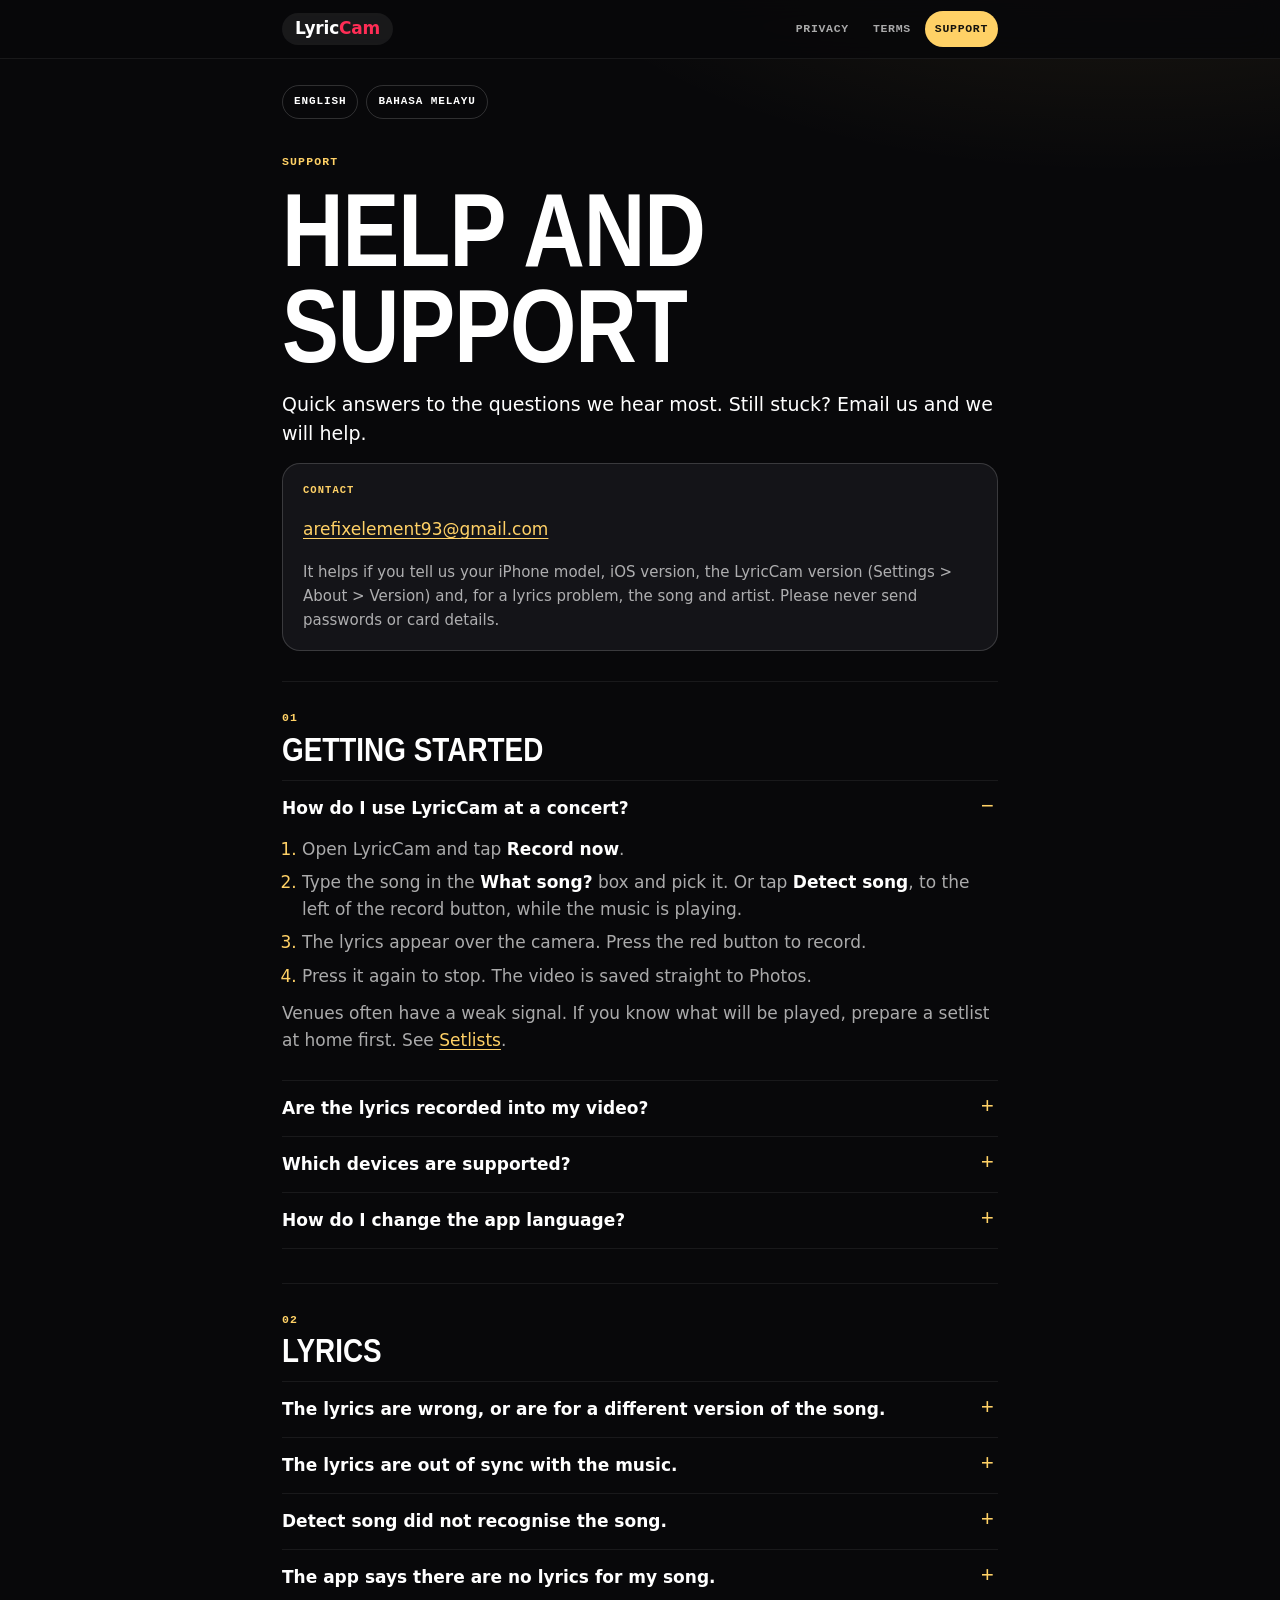
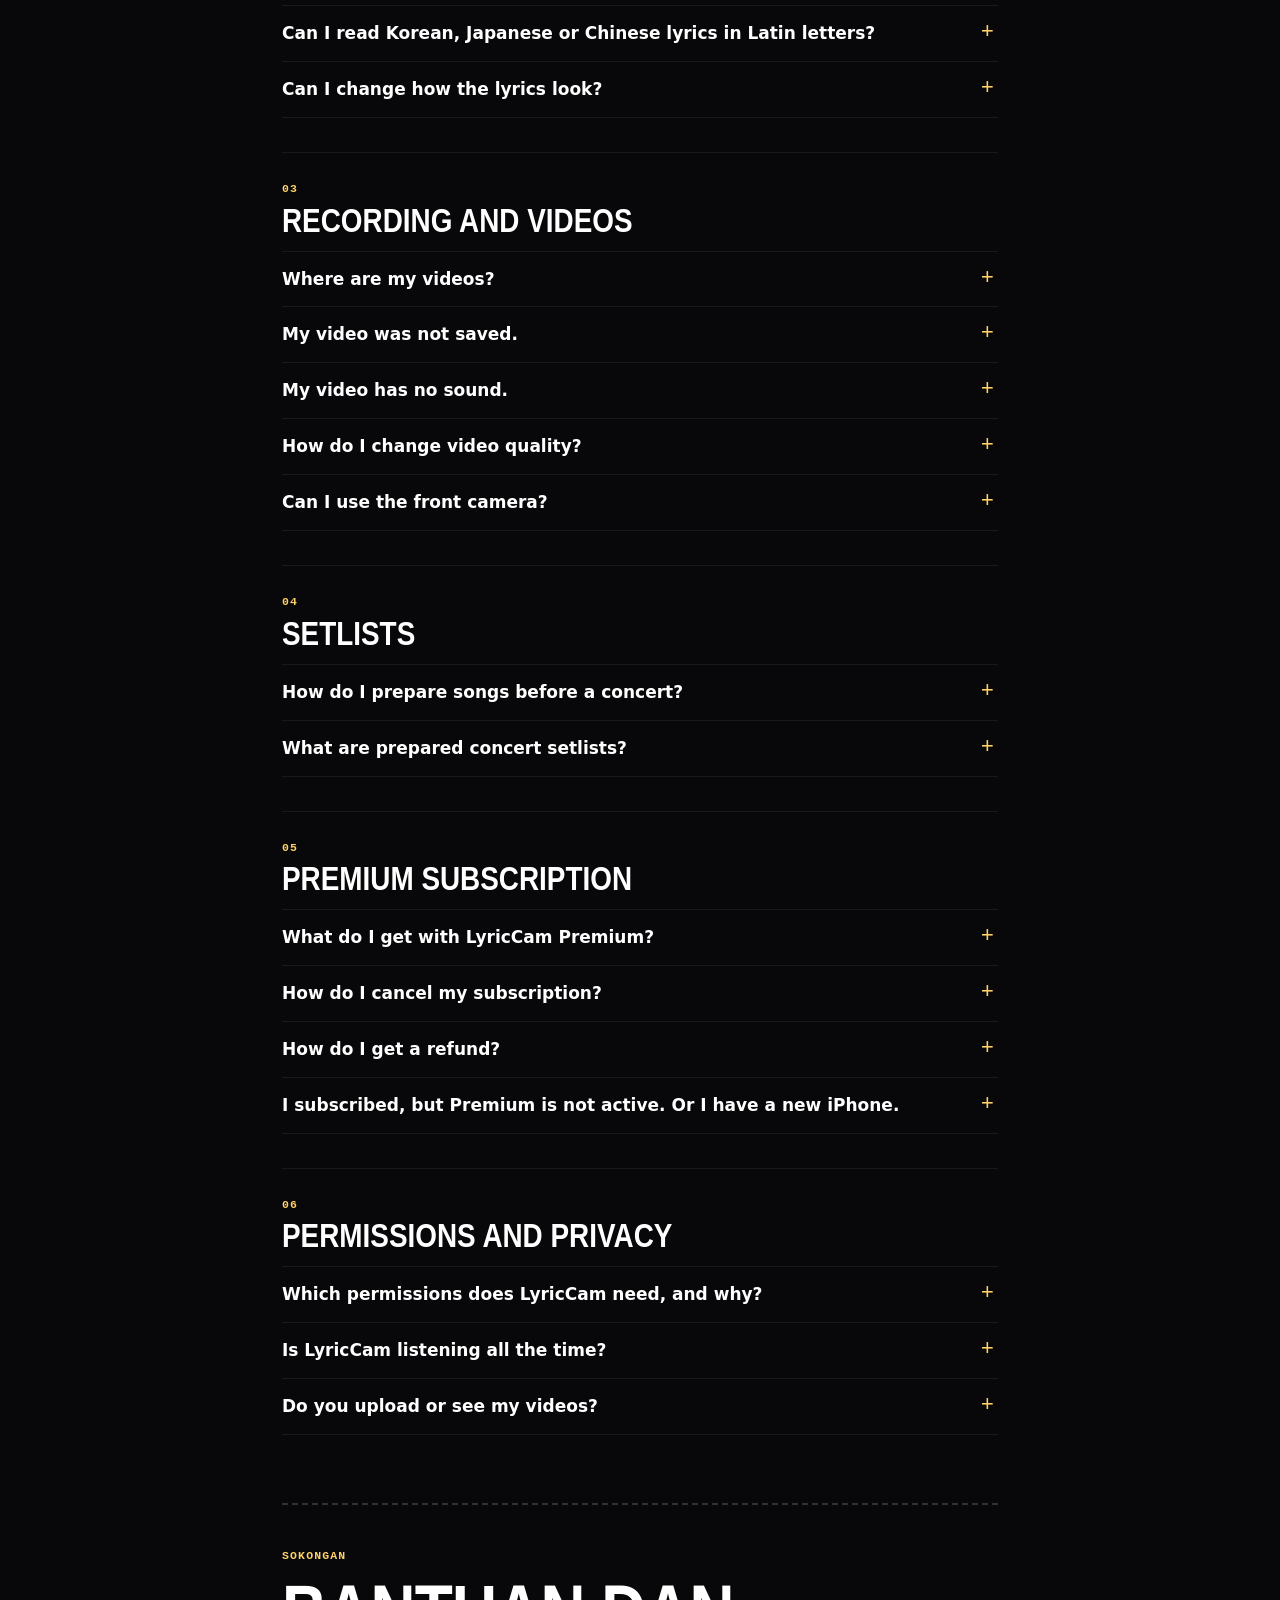
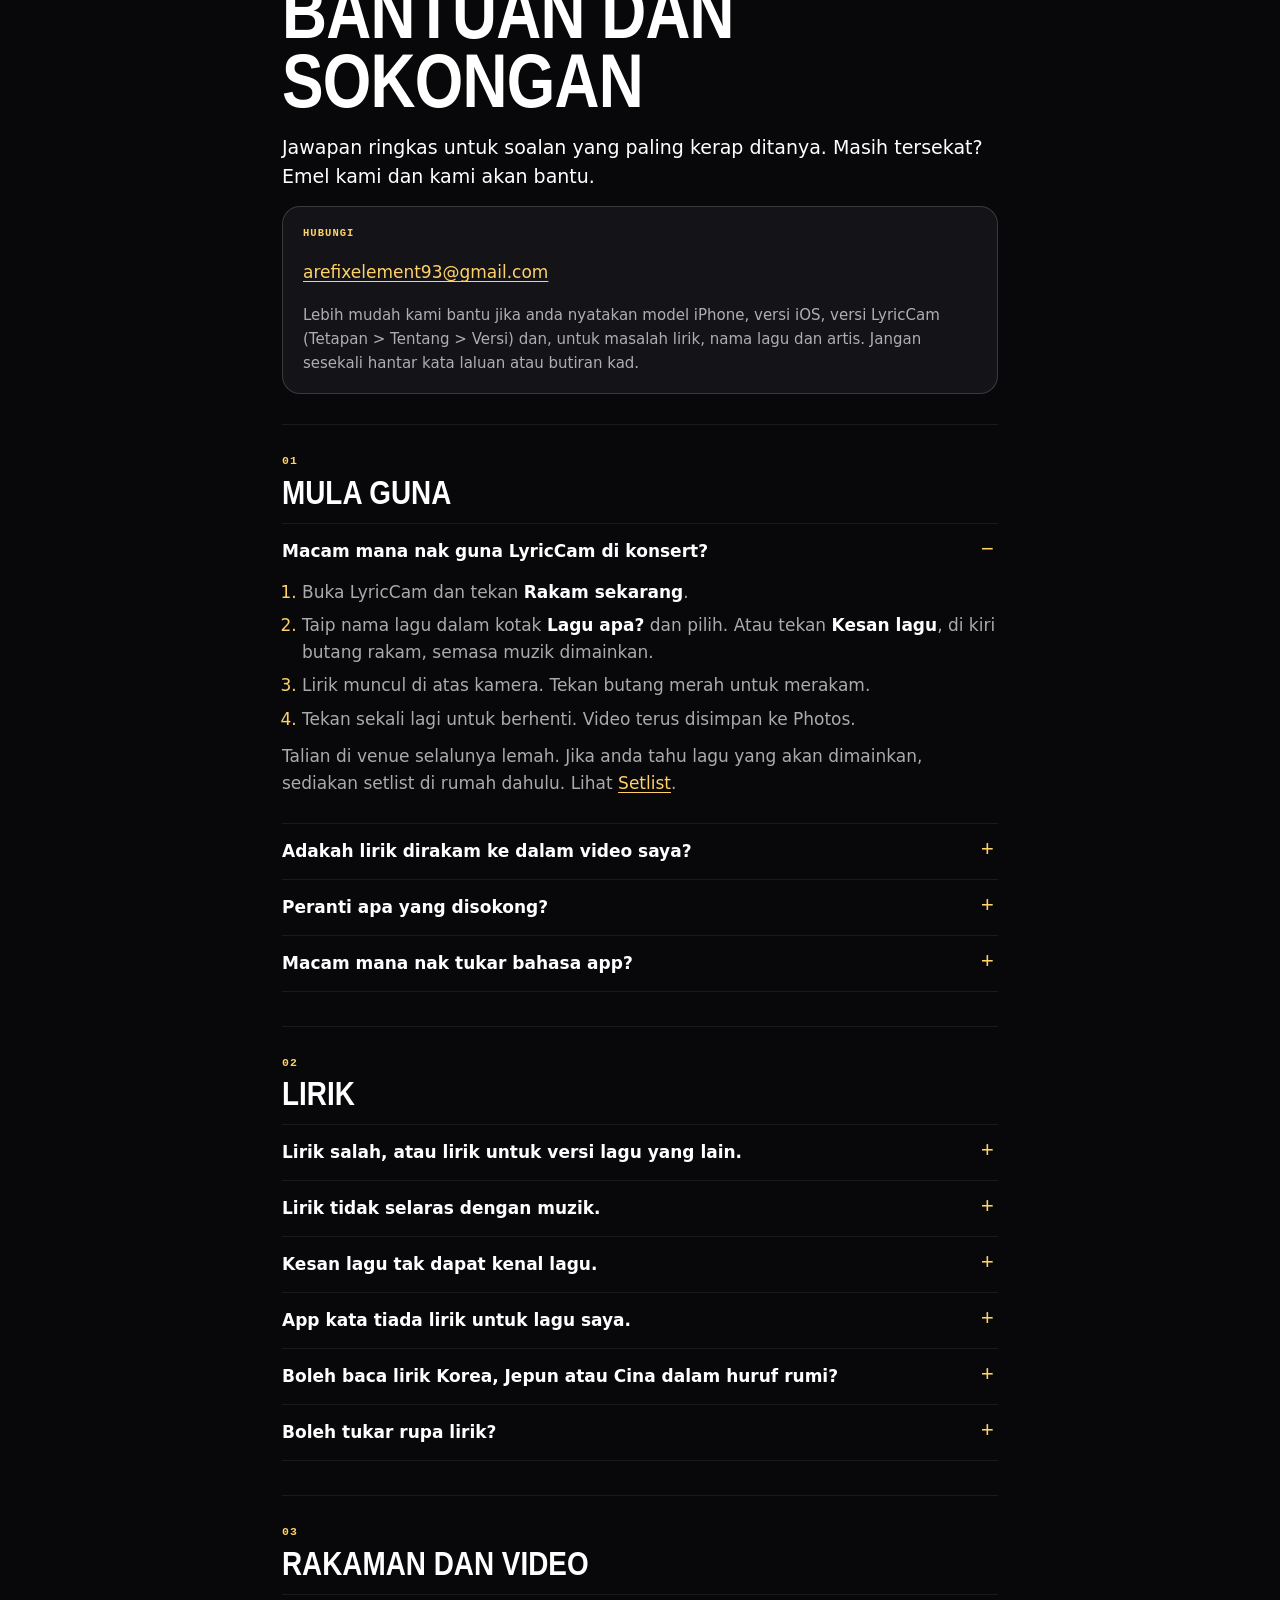
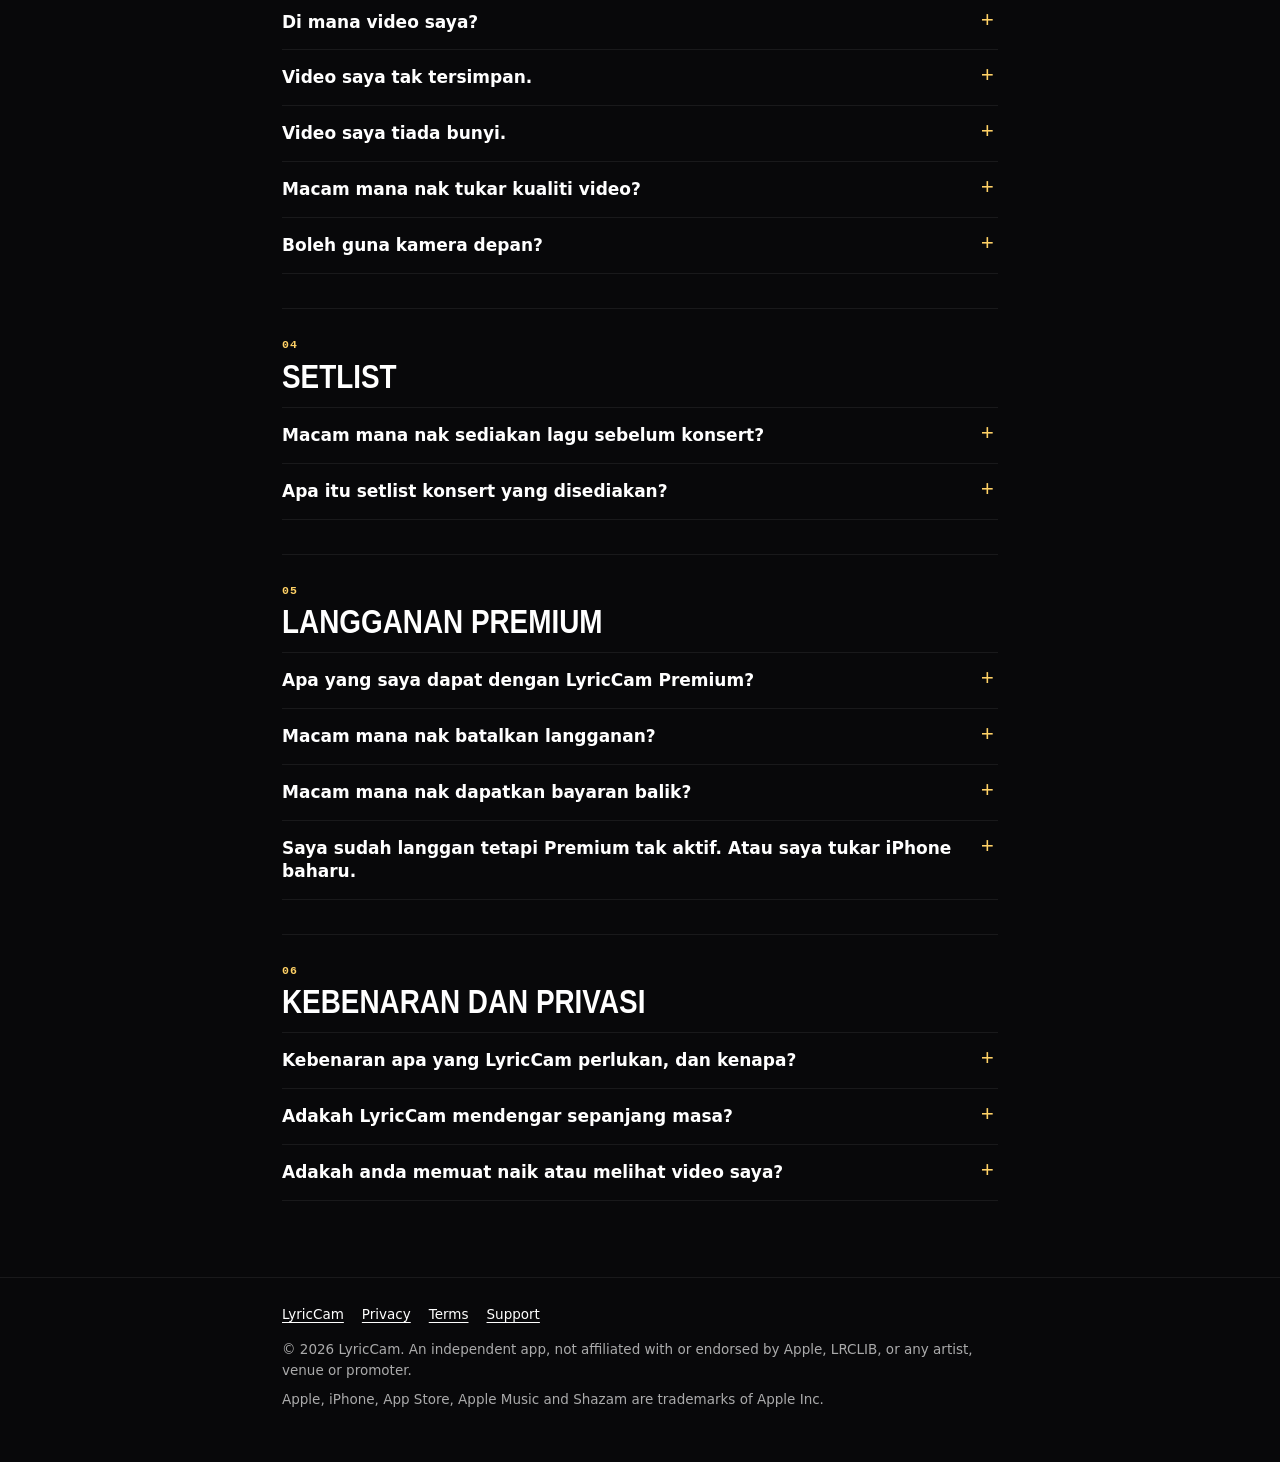
<file: support.html>
<!doctype html>
<html lang="en">
<head>
<meta charset="utf-8">
<meta name="viewport" content="width=device-width, initial-scale=1">
<title>Support | LyricCam</title>
<meta name="description" content="Help for the LyricCam iPhone app: wrong or out-of-sync lyrics, song detection, saving videos, setlists, permissions, and how to cancel a Premium subscription.">
<meta name="color-scheme" content="dark">
<meta name="theme-color" content="#08080a">
<meta name="format-detection" content="telephone=no">
<link rel="icon" href="data:image/svg+xml,%3Csvg xmlns='http://www.w3.org/2000/svg' viewBox='0 0 32 32'%3E%3Crect width='32' height='32' rx='8' fill='%2308080a'/%3E%3Ccircle cx='16' cy='16' r='7' fill='%23ff2d55'/%3E%3C/svg%3E">
<link rel="stylesheet" href="style.css">
</head>
<body>
<a class="skip" href="#en">Skip to content</a>

<header class="top">
  <div class="wrap">
    <a class="mark" href="index.html" aria-label="LyricCam home">Lyric<b>Cam</b></a>
    <nav class="nav" aria-label="Site">
      <a href="privacy.html">Privacy</a>
      <a href="terms.html">Terms</a>
      <a href="support.html" aria-current="page">Support</a>
    </nav>
  </div>
</header>

<main class="wrap">

<ul class="langs" aria-label="Language">
  <li><a href="#en" lang="en">English</a></li>
  <li><a href="#ms" lang="ms">Bahasa Melayu</a></li>
</ul>

<!-- ============================ ENGLISH ============================ -->
<article id="en" lang="en">

  <p class="stub">Support</p>
  <h1>Help and Support</h1>
  <p class="lead">Quick answers to the questions we hear most. Still stuck? Email us and we will help.</p>

  <div class="card">
    <p class="k">Contact</p>
    <p><a href="mailto:arefixelement93@gmail.com">arefixelement93@gmail.com</a></p>
    <p class="note">It helps if you tell us your iPhone model, iOS version, the LyricCam version (Settings &gt; About &gt; Version) and, for a lyrics problem, the song and artist. Please never send passwords or card details.</p>
  </div>

  <section class="sec" id="en-start">
    <h2><span class="no">01</span>Getting started</h2>
    <div class="faq">
      <details open>
        <summary>How do I use LyricCam at a concert?</summary>
        <div class="a">
          <ol>
            <li>Open LyricCam and tap <span class="ui">Record now</span>.</li>
            <li>Type the song in the <span class="ui">What song?</span> box and pick it. Or tap <span class="ui">Detect song</span>, to the left of the record button, while the music is playing.</li>
            <li>The lyrics appear over the camera. Press the red button to record.</li>
            <li>Press it again to stop. The video is saved straight to Photos.</li>
          </ol>
          <p>Venues often have a weak signal. If you know what will be played, prepare a setlist at home first. See <a href="#en-setlists">Setlists</a>.</p>
        </div>
      </details>
      <details>
        <summary>Are the lyrics recorded into my video?</summary>
        <div class="a"><p>No. Lyrics are shown on your screen only. The saved video does not contain the lyrics.</p></div>
      </details>
      <details>
        <summary>Which devices are supported?</summary>
        <div class="a"><p>iPhone with iOS 17 or later. The app records with the back camera and works in portrait. There is no iPad or Android version on the App Store.</p></div>
      </details>
      <details>
        <summary>How do I change the app language?</summary>
        <div class="a"><p>LyricCam is available in English and Bahasa Melayu. In the app, go to Settings &gt; <span class="ui">Language</span>. This opens iPhone Settings for LyricCam, where you can choose the language.</p></div>
      </details>
    </div>
  </section>

  <section class="sec" id="en-lyrics">
    <h2><span class="no">02</span>Lyrics</h2>
    <div class="faq">
      <details>
        <summary>The lyrics are wrong, or are for a different version of the song.</summary>
        <div class="a">
          <p>Tap the song name under the lyrics, then <span class="ui">Wrong lyrics?</span>. Pick another version from the list. LyricCam remembers your choice for that song.</p>
          <p>Lyrics come from LRCLIB, a community lyrics database. Sometimes no correct version exists yet. If nothing in the list is right, tap <span class="ui">Search again</span> and try a different spelling or the original title.</p>
        </div>
      </details>
      <details>
        <summary>The lyrics are out of sync with the music.</summary>
        <div class="a">
          <ul>
            <li><strong>Sync by ear.</strong> Tap <span class="ui">Sync lyrics</span>, to the left of the record button, while the music is playing. The app listens for a few seconds and jumps to the right line. This needs an internet connection.</li>
            <li><strong>Sync by hand.</strong> Drag the lyrics up or down to the line being sung. Tap the lyrics to pause or resume them.</li>
            <li><strong>Auto sync.</strong> Press and hold <span class="ui">Sync lyrics</span> and turn on <span class="ui">Auto sync</span>, or use Settings &gt; Auto sync. The app then checks again about every 40 seconds.</li>
          </ul>
          <p>Sync is switched off while you are recording, so your video keeps clean sound. Sync first, then record. While recording you can still drag the lyrics.</p>
          <p>Live performances are often faster, slower or arranged differently from the studio recording, so some drift at a concert is normal. A few songs only have plain lyrics with no timing. The app tells you, and you scroll those yourself.</p>
        </div>
      </details>
      <details>
        <summary>Detect song did not recognise the song.</summary>
        <div class="a">
          <ul>
            <li>Move closer to the speakers and try again.</li>
            <li>Check your internet connection. Detection needs one.</li>
            <li>Detection works best with the original recording. Live versions, covers and remixes may not match.</li>
          </ul>
          <p>You can always type the song name in <span class="ui">What song?</span> instead.</p>
        </div>
      </details>
      <details>
        <summary>The app says there are no lyrics for my song.</summary>
        <div class="a"><p>Not every song is in the LRCLIB database, and instrumental tracks have no lyrics. Try another spelling, the original title, or a different release of the same song.</p></div>
      </details>
      <details>
        <summary>Can I read Korean, Japanese or Chinese lyrics in Latin letters?</summary>
        <div class="a"><p>Yes. Tap the song name under the lyrics and use the script switch to change between the original script and romanised lyrics. To make romanised lyrics the default, turn on Settings &gt; <span class="ui">Romanised lyrics first</span>.</p></div>
      </details>
      <details>
        <summary>Can I change how the lyrics look?</summary>
        <div class="a"><p>Yes. Open <span class="ui">Lyric style</span> from Home, from Settings, or by tapping the song name in the camera. You can change the text size, font, colour of the current line, background and number of lines (2 to 4).</p></div>
      </details>
    </div>
  </section>

  <section class="sec" id="en-recording">
    <h2><span class="no">03</span>Recording and videos</h2>
    <div class="faq">
      <details>
        <summary>Where are my videos?</summary>
        <div class="a"><p>In the Photos app, like any other video you record. In the camera, the small thumbnail at the top right is your latest clip. Tap it to replay or share.</p></div>
      </details>
      <details>
        <summary>My video was not saved.</summary>
        <div class="a">
          <p>LyricCam needs permission to add videos to Photos. Open iPhone Settings &gt; LyricCam &gt; Photos and allow adding photos. Then go back to the app and try saving again from the message on screen.</p>
          <p>Also check that your iPhone has free storage. 4K video uses a lot of space. Recording settings shows roughly how many minutes you have left.</p>
        </div>
      </details>
      <details>
        <summary>My video has no sound.</summary>
        <div class="a"><p>Microphone access is off. Open iPhone Settings &gt; LyricCam and turn on Microphone.</p></div>
      </details>
      <details>
        <summary>How do I change video quality?</summary>
        <div class="a"><p>In the camera, tap the small format label under the lens buttons, for example "4K · 30 FPS". Or open <span class="ui">Recording settings</span> from Home. You can choose resolution, frame rate, video format, stabilisation and stereo or mono sound. The options depend on your iPhone model. Changes apply when you are not recording.</p></div>
      </details>
      <details>
        <summary>Can I use the front camera?</summary>
        <div class="a"><p>Not in this version. LyricCam records with the back camera.</p></div>
      </details>
    </div>
  </section>

  <section class="sec" id="en-setlists">
    <h2><span class="no">04</span>Setlists</h2>
    <div class="faq">
      <details>
        <summary>How do I prepare songs before a concert?</summary>
        <div class="a">
          <ol>
            <li>Open a song in the camera, tap the song name, then <span class="ui">Add to setlist</span>.</li>
            <li>Create a setlist and add the rest of your songs the same way.</li>
            <li>Open the setlist and tap <span class="ui">Download all</span> while you have a good connection. The lyrics are stored on your iPhone.</li>
          </ol>
          <p>At the venue, open a song from the setlist and use the arrows beside the song name to move to the previous or next song. Making your own setlists is free.</p>
        </div>
      </details>
      <details>
        <summary>What are prepared concert setlists?</summary>
        <div class="a">
          <p>Home lists upcoming concerts. Open one to see the setlist the artist is expected to play. With LyricCam Premium, tap <span class="ui">Take this setlist</span>. The app loads the lyrics for the whole setlist and opens the camera on the first song.</p>
          <p>Expected setlists are estimates gathered from public sources. Artists often change the songs or the order on the night. Songs with no lyrics available are skipped.</p>
        </div>
      </details>
    </div>
  </section>

  <section class="sec" id="en-premium">
    <h2><span class="no">05</span>Premium subscription</h2>
    <div class="faq">
      <details>
        <summary>What do I get with LyricCam Premium?</summary>
        <div class="a"><p>In version 1.0, Premium lets you take prepared concert setlists in one tap. Everything else in the app is free. In Malaysia, Premium costs RM19.90 a month or RM99 a year. The price in your country is shown in the app before you confirm.</p></div>
      </details>
      <details>
        <summary>How do I cancel my subscription?</summary>
        <div class="a">
          <ol>
            <li>Open iPhone Settings and tap your name at the top.</li>
            <li>Tap Subscriptions.</li>
            <li>Choose LyricCam, then tap Cancel Subscription.</li>
          </ol>
          <p>You can also open <a href="https://apps.apple.com/account/subscriptions" rel="noopener">apps.apple.com/account/subscriptions</a>. Cancel at least 24 hours before the renewal date to avoid the next charge. Premium stays active until the end of the period you have paid for. Deleting the app does not cancel a subscription.</p>
        </div>
      </details>
      <details>
        <summary>How do I get a refund?</summary>
        <div class="a"><p>Apple handles all payments and refunds. Go to <a href="https://reportaproblem.apple.com" rel="noopener">reportaproblem.apple.com</a>, sign in, and choose to request a refund for the LyricCam purchase. We cannot issue refunds ourselves because we never receive your payment details.</p></div>
      </details>
      <details>
        <summary>I subscribed, but Premium is not active. Or I have a new iPhone.</summary>
        <div class="a"><p>Make sure you are signed in with the Apple Account you used to subscribe. Then open LyricCam Settings and tap <span class="ui">Restore purchases</span>. If it still does not work, email us.</p></div>
      </details>
    </div>
  </section>

  <section class="sec" id="en-permissions">
    <h2><span class="no">06</span>Permissions and privacy</h2>
    <div class="faq">
      <details>
        <summary>Which permissions does LyricCam need, and why?</summary>
        <div class="a">
          <ul>
            <li><strong>Camera.</strong> To show the camera view and record video.</li>
            <li><strong>Microphone.</strong> To record sound in your videos, and to detect the song playing nearby so the lyrics stay in time.</li>
            <li><strong>Photos, add only.</strong> To save your videos. LyricCam cannot see your photo library.</li>
          </ul>
          <p>To change them, open iPhone Settings &gt; LyricCam. Or in the app, go to Settings &gt; <span class="ui">Camera, microphone and Photos access</span>.</p>
        </div>
      </details>
      <details>
        <summary>Is LyricCam listening all the time?</summary>
        <div class="a"><p>No. Apart from recording your videos, the app listens only when you tap Detect song or Sync lyrics, for about 12 seconds. If you turn on Auto sync, it also checks again every 40 seconds or so while the camera is open. It never listens in the background. iOS shows an orange dot whenever the microphone is in use.</p></div>
      </details>
      <details>
        <summary>Do you upload or see my videos?</summary>
        <div class="a"><p>No. Videos are saved to your own Photos library and never sent to us. There is no account and no tracking. The full details are in the <a href="privacy.html">Privacy Policy</a>.</p></div>
      </details>
    </div>
  </section>

</article>

<!-- ============================ BAHASA MELAYU ============================ -->
<article id="ms" lang="ms" class="other">

  <p class="stub">Sokongan</p>
  <h2 class="big">Bantuan dan Sokongan</h2>
  <p class="lead">Jawapan ringkas untuk soalan yang paling kerap ditanya. Masih tersekat? Emel kami dan kami akan bantu.</p>

  <div class="card">
    <p class="k">Hubungi</p>
    <p><a href="mailto:arefixelement93@gmail.com">arefixelement93@gmail.com</a></p>
    <p class="note">Lebih mudah kami bantu jika anda nyatakan model iPhone, versi iOS, versi LyricCam (Tetapan &gt; Tentang &gt; Versi) dan, untuk masalah lirik, nama lagu dan artis. Jangan sesekali hantar kata laluan atau butiran kad.</p>
  </div>

  <section class="sec" id="ms-start">
    <h2><span class="no">01</span>Mula guna</h2>
    <div class="faq">
      <details open>
        <summary>Macam mana nak guna LyricCam di konsert?</summary>
        <div class="a">
          <ol>
            <li>Buka LyricCam dan tekan <span class="ui">Rakam sekarang</span>.</li>
            <li>Taip nama lagu dalam kotak <span class="ui">Lagu apa?</span> dan pilih. Atau tekan <span class="ui">Kesan lagu</span>, di kiri butang rakam, semasa muzik dimainkan.</li>
            <li>Lirik muncul di atas kamera. Tekan butang merah untuk merakam.</li>
            <li>Tekan sekali lagi untuk berhenti. Video terus disimpan ke Photos.</li>
          </ol>
          <p>Talian di venue selalunya lemah. Jika anda tahu lagu yang akan dimainkan, sediakan setlist di rumah dahulu. Lihat <a href="#ms-setlists">Setlist</a>.</p>
        </div>
      </details>
      <details>
        <summary>Adakah lirik dirakam ke dalam video saya?</summary>
        <div class="a"><p>Tidak. Lirik dipaparkan di skrin anda sahaja. Video yang disimpan tidak mengandungi lirik.</p></div>
      </details>
      <details>
        <summary>Peranti apa yang disokong?</summary>
        <div class="a"><p>iPhone dengan iOS 17 atau lebih baharu. App merakam dengan kamera belakang dalam orientasi potret. Tiada versi iPad atau Android di App Store.</p></div>
      </details>
      <details>
        <summary>Macam mana nak tukar bahasa app?</summary>
        <div class="a"><p>LyricCam tersedia dalam bahasa Inggeris dan Bahasa Melayu. Dalam app, pergi ke Tetapan &gt; <span class="ui">Bahasa</span>. Ini membuka Tetapan iPhone untuk LyricCam, dan di situ anda boleh memilih bahasa.</p></div>
      </details>
    </div>
  </section>

  <section class="sec" id="ms-lyrics">
    <h2><span class="no">02</span>Lirik</h2>
    <div class="faq">
      <details>
        <summary>Lirik salah, atau lirik untuk versi lagu yang lain.</summary>
        <div class="a">
          <p>Tekan nama lagu di bawah lirik, kemudian <span class="ui">Lirik salah?</span>. Pilih versi lain daripada senarai. LyricCam akan ingat pilihan anda untuk lagu itu.</p>
          <p>Lirik datang daripada LRCLIB, pangkalan data lirik komuniti. Kadang-kadang versi yang betul memang belum ada. Jika tiada yang betul dalam senarai, tekan <span class="ui">Cari semula</span> dan cuba ejaan lain atau tajuk asal.</p>
        </div>
      </details>
      <details>
        <summary>Lirik tidak selaras dengan muzik.</summary>
        <div class="a">
          <ul>
            <li><strong>Selaras ikut bunyi.</strong> Tekan <span class="ui">Sync lirik</span>, di kiri butang rakam, semasa muzik dimainkan. App mendengar beberapa saat dan melompat ke baris yang betul. Ini memerlukan internet.</li>
            <li><strong>Selaras sendiri.</strong> Seret lirik ke atas atau ke bawah sehingga sampai baris yang sedang dinyanyikan. Ketik lirik untuk jeda atau sambung.</li>
            <li><strong>Auto sync.</strong> Tekan lama <span class="ui">Sync lirik</span> dan hidupkan <span class="ui">Auto sync</span>, atau guna Tetapan &gt; Auto sync. App akan menyemak semula lebih kurang setiap 40 saat.</li>
          </ul>
          <p>Sync dimatikan semasa anda merakam supaya bunyi video kekal bersih. Sync dahulu, kemudian rakam. Semasa merakam, anda masih boleh menyeret lirik.</p>
          <p>Persembahan langsung selalunya lebih laju, lebih perlahan atau disusun berbeza daripada rakaman studio, jadi sedikit lari di konsert itu biasa. Ada lagu yang hanya ada lirik biasa tanpa timing. App akan memaklumkan, dan anda perlu menyeretnya sendiri.</p>
        </div>
      </details>
      <details>
        <summary>Kesan lagu tak dapat kenal lagu.</summary>
        <div class="a">
          <ul>
            <li>Pergi lebih dekat dengan pembesar suara dan cuba lagi.</li>
            <li>Semak sambungan internet. Kesan lagu memerlukannya.</li>
            <li>Kesan lagu paling berkesan dengan rakaman asal. Versi live, cover dan remix mungkin tidak sepadan.</li>
          </ul>
          <p>Anda sentiasa boleh menaip nama lagu dalam <span class="ui">Lagu apa?</span>.</p>
        </div>
      </details>
      <details>
        <summary>App kata tiada lirik untuk lagu saya.</summary>
        <div class="a"><p>Tidak semua lagu ada dalam pangkalan data LRCLIB, dan lagu instrumental memang tiada lirik. Cuba ejaan lain, tajuk asal, atau keluaran lain untuk lagu yang sama.</p></div>
      </details>
      <details>
        <summary>Boleh baca lirik Korea, Jepun atau Cina dalam huruf rumi?</summary>
        <div class="a"><p>Boleh. Tekan nama lagu di bawah lirik dan guna suis tulisan untuk tukar antara tulisan asal dan lirik rumi. Untuk jadikan rumi sebagai lalai, hidupkan Tetapan &gt; <span class="ui">Lirik rumi dulu</span>.</p></div>
      </details>
      <details>
        <summary>Boleh tukar rupa lirik?</summary>
        <div class="a"><p>Boleh. Buka <span class="ui">Gaya lirik</span> dari Home, dari Tetapan, atau dengan menekan nama lagu di kamera. Anda boleh tukar saiz teks, fon, warna baris semasa, latar dan bilangan baris (2 hingga 4).</p></div>
      </details>
    </div>
  </section>

  <section class="sec" id="ms-recording">
    <h2><span class="no">03</span>Rakaman dan video</h2>
    <div class="faq">
      <details>
        <summary>Di mana video saya?</summary>
        <div class="a"><p>Dalam app Photos, sama seperti video lain yang anda rakam. Di kamera, lakaran kecil di kanan atas ialah klip terakhir anda. Tekan untuk main semula atau kongsi.</p></div>
      </details>
      <details>
        <summary>Video saya tak tersimpan.</summary>
        <div class="a">
          <p>LyricCam perlukan kebenaran untuk menambah video ke Photos. Buka Tetapan iPhone &gt; LyricCam &gt; Photos dan benarkan tambah foto. Kemudian kembali ke app dan cuba simpan semula daripada mesej di skrin.</p>
          <p>Semak juga storan kosong iPhone anda. Video 4K menggunakan banyak ruang. Tetapan rakaman memaparkan anggaran baki minit rakaman.</p>
        </div>
      </details>
      <details>
        <summary>Video saya tiada bunyi.</summary>
        <div class="a"><p>Akses mikrofon dimatikan. Buka Tetapan iPhone &gt; LyricCam dan hidupkan Mikrofon.</p></div>
      </details>
      <details>
        <summary>Macam mana nak tukar kualiti video?</summary>
        <div class="a"><p>Di kamera, tekan label format kecil di bawah butang lensa, contohnya "4K · 30 FPS". Atau buka <span class="ui">Tetapan rakaman</span> dari Home. Anda boleh pilih resolusi, kadar bingkai, format video, penstabilan dan bunyi stereo atau mono. Pilihan bergantung pada model iPhone anda. Perubahan berkuat kuasa apabila anda tidak sedang merakam.</p></div>
      </details>
      <details>
        <summary>Boleh guna kamera depan?</summary>
        <div class="a"><p>Belum dalam versi ini. LyricCam merakam dengan kamera belakang.</p></div>
      </details>
    </div>
  </section>

  <section class="sec" id="ms-setlists">
    <h2><span class="no">04</span>Setlist</h2>
    <div class="faq">
      <details>
        <summary>Macam mana nak sediakan lagu sebelum konsert?</summary>
        <div class="a">
          <ol>
            <li>Buka lagu di kamera, tekan nama lagu, kemudian <span class="ui">Tambah ke setlist</span>.</li>
            <li>Cipta setlist dan tambah lagu lain dengan cara yang sama.</li>
            <li>Buka setlist itu dan tekan <span class="ui">Muat turun semua</span> semasa sambungan internet baik. Lirik disimpan dalam iPhone anda.</li>
          </ol>
          <p>Di venue, buka lagu daripada setlist dan guna anak panah di sebelah nama lagu untuk ke lagu sebelum atau seterusnya. Membuat setlist sendiri adalah percuma.</p>
        </div>
      </details>
      <details>
        <summary>Apa itu setlist konsert yang disediakan?</summary>
        <div class="a">
          <p>Home menyenaraikan konsert akan datang. Buka satu konsert untuk melihat setlist yang dijangka dipersembahkan. Dengan LyricCam Premium, tekan <span class="ui">Ambil setlist ini</span>. App memuatkan lirik untuk seluruh setlist dan membuka kamera pada lagu pertama.</p>
          <p>Setlist jangkaan ialah anggaran yang dikumpul daripada sumber awam. Artis sering menukar lagu atau susunan pada malam persembahan. Lagu yang tiada lirik dilangkau.</p>
        </div>
      </details>
    </div>
  </section>

  <section class="sec" id="ms-premium">
    <h2><span class="no">05</span>Langganan Premium</h2>
    <div class="faq">
      <details>
        <summary>Apa yang saya dapat dengan LyricCam Premium?</summary>
        <div class="a"><p>Dalam versi 1.0, Premium membolehkan anda mengambil setlist konsert yang disediakan dengan satu tekan. Semua ciri lain dalam app adalah percuma. Di Malaysia, Premium berharga RM19.90 sebulan atau RM99 setahun. Harga di negara anda dipaparkan dalam app sebelum anda mengesahkan.</p></div>
      </details>
      <details>
        <summary>Macam mana nak batalkan langganan?</summary>
        <div class="a">
          <ol>
            <li>Buka Tetapan (Settings) iPhone dan tekan nama anda di bahagian atas.</li>
            <li>Tekan Langganan (Subscriptions).</li>
            <li>Pilih LyricCam, kemudian tekan Batal Langganan (Cancel Subscription).</li>
          </ol>
          <p>Anda juga boleh buka <a href="https://apps.apple.com/account/subscriptions" rel="noopener">apps.apple.com/account/subscriptions</a>. Batalkan sekurang-kurangnya 24 jam sebelum tarikh pembaharuan untuk mengelak caj seterusnya. Premium kekal aktif sehingga akhir tempoh yang sudah dibayar. Memadam app tidak membatalkan langganan.</p>
        </div>
      </details>
      <details>
        <summary>Macam mana nak dapatkan bayaran balik?</summary>
        <div class="a"><p>Apple mengendalikan semua bayaran dan bayaran balik. Pergi ke <a href="https://reportaproblem.apple.com" rel="noopener">reportaproblem.apple.com</a>, log masuk, dan pilih untuk memohon bayaran balik bagi pembelian LyricCam. Kami tidak boleh memulangkan bayaran sendiri kerana kami tidak pernah menerima butiran bayaran anda.</p></div>
      </details>
      <details>
        <summary>Saya sudah langgan tetapi Premium tak aktif. Atau saya tukar iPhone baharu.</summary>
        <div class="a"><p>Pastikan anda log masuk dengan Akaun Apple yang digunakan semasa melanggan. Kemudian buka Tetapan LyricCam dan tekan <span class="ui">Restore purchases</span>. Jika masih tidak berjaya, emel kami.</p></div>
      </details>
    </div>
  </section>

  <section class="sec" id="ms-permissions">
    <h2><span class="no">06</span>Kebenaran dan privasi</h2>
    <div class="faq">
      <details>
        <summary>Kebenaran apa yang LyricCam perlukan, dan kenapa?</summary>
        <div class="a">
          <ul>
            <li><strong>Kamera.</strong> Untuk memaparkan pandangan kamera dan merakam video.</li>
            <li><strong>Mikrofon.</strong> Untuk merakam bunyi dalam video, dan mengesan lagu yang sedang dimainkan berdekatan supaya lirik kekal selaras.</li>
            <li><strong>Photos, tambah sahaja.</strong> Untuk menyimpan video anda. LyricCam tidak boleh melihat galeri anda.</li>
          </ul>
          <p>Untuk menukarnya, buka Tetapan iPhone &gt; LyricCam. Atau dalam app, pergi ke Tetapan &gt; <span class="ui">Akses kamera, mikrofon dan Photos</span>.</p>
        </div>
      </details>
      <details>
        <summary>Adakah LyricCam mendengar sepanjang masa?</summary>
        <div class="a"><p>Tidak. Selain merakam video anda, app hanya mendengar apabila anda menekan Kesan lagu atau Sync lirik, selama kira-kira 12 saat. Jika anda menghidupkan Auto sync, app juga menyemak semula lebih kurang setiap 40 saat semasa kamera dibuka. App tidak pernah mendengar di latar belakang. iOS memaparkan titik oren setiap kali mikrofon digunakan.</p></div>
      </details>
      <details>
        <summary>Adakah anda memuat naik atau melihat video saya?</summary>
        <div class="a"><p>Tidak. Video disimpan ke Photos anda sendiri dan tidak pernah dihantar kepada kami. Tiada akaun dan tiada penjejakan. Butiran penuh ada dalam <a href="privacy.html#ms">Dasar Privasi</a>.</p></div>
      </details>
    </div>
  </section>

</article>

</main>

<footer class="foot">
  <div class="wrap">
    <nav aria-label="Footer">
      <a href="index.html">LyricCam</a>
      <a href="privacy.html">Privacy</a>
      <a href="terms.html">Terms</a>
      <a href="support.html">Support</a>
    </nav>
    <p>© 2026 LyricCam. An independent app, not affiliated with or endorsed by Apple, LRCLIB, or any artist, venue or promoter.</p>
    <p>Apple, iPhone, App Store, Apple Music and Shazam are trademarks of Apple Inc.</p>
  </div>
</footer>

</body>
</html>
</file>
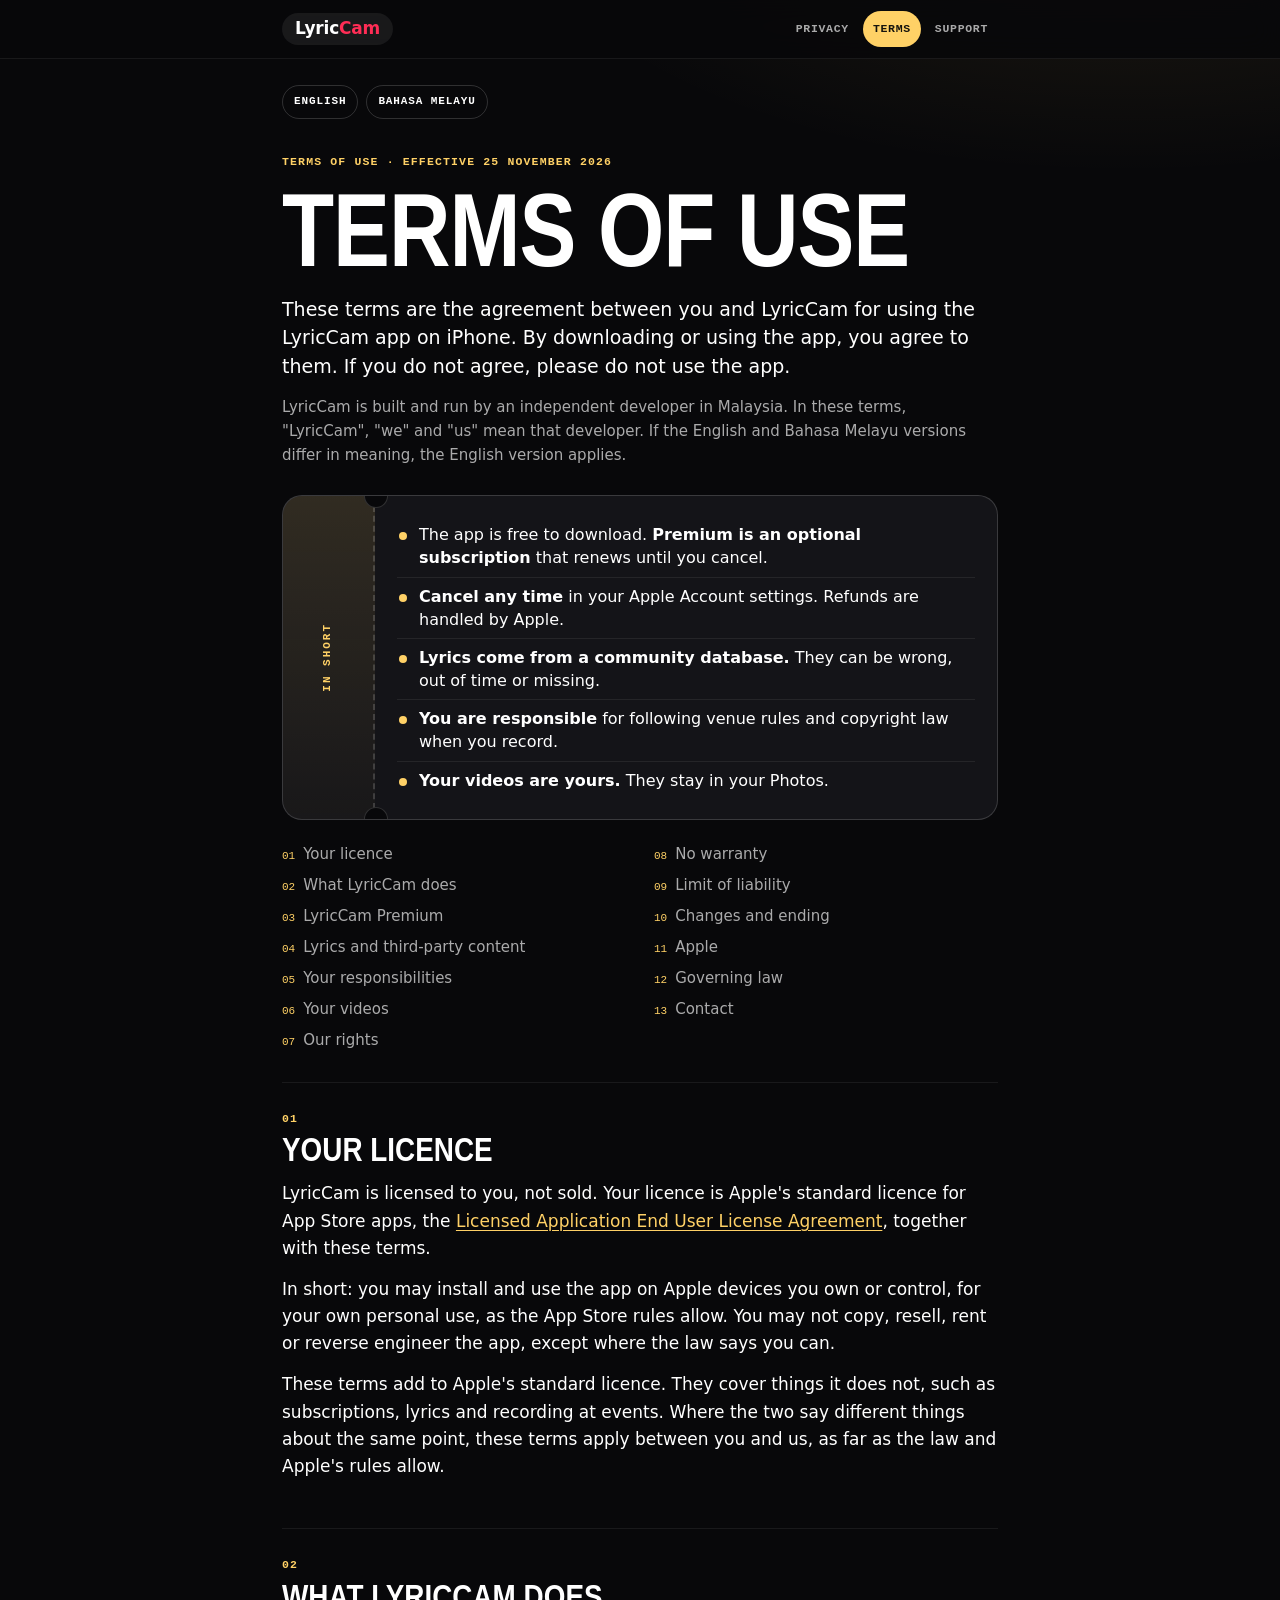
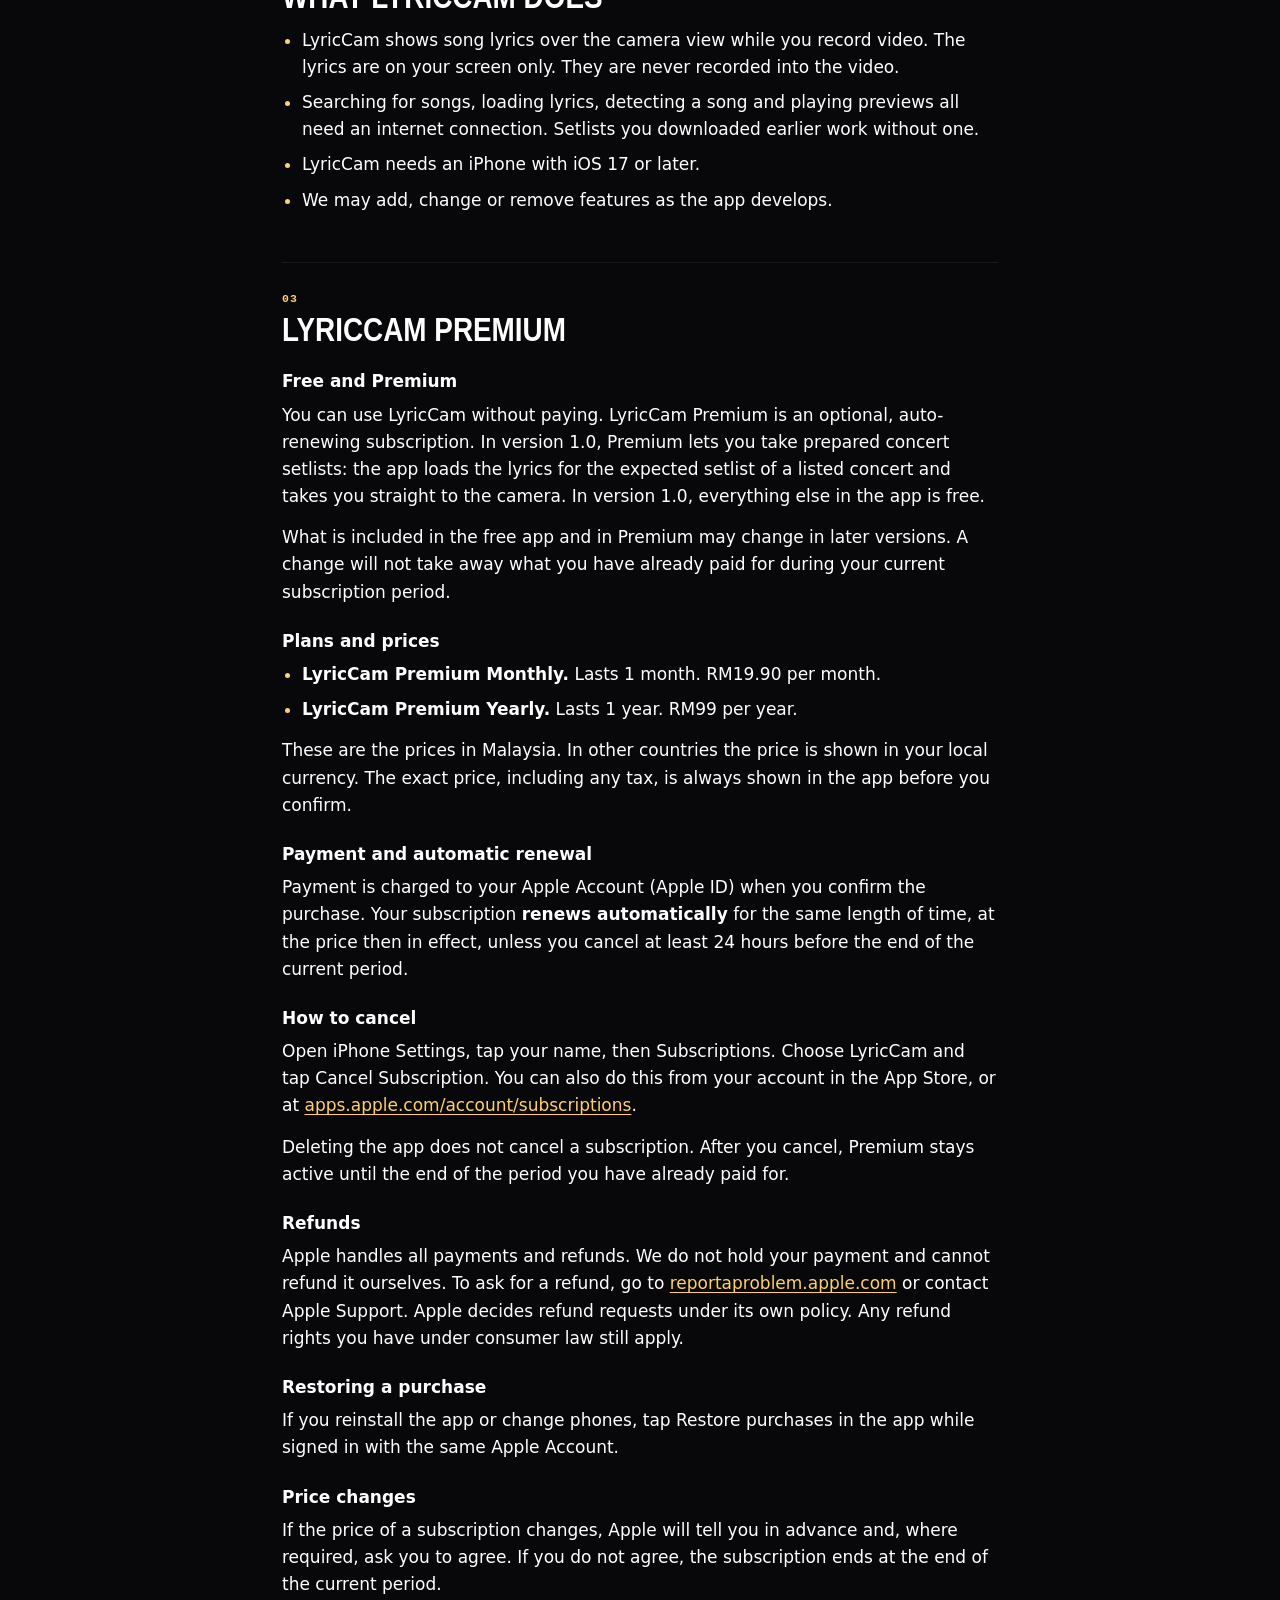
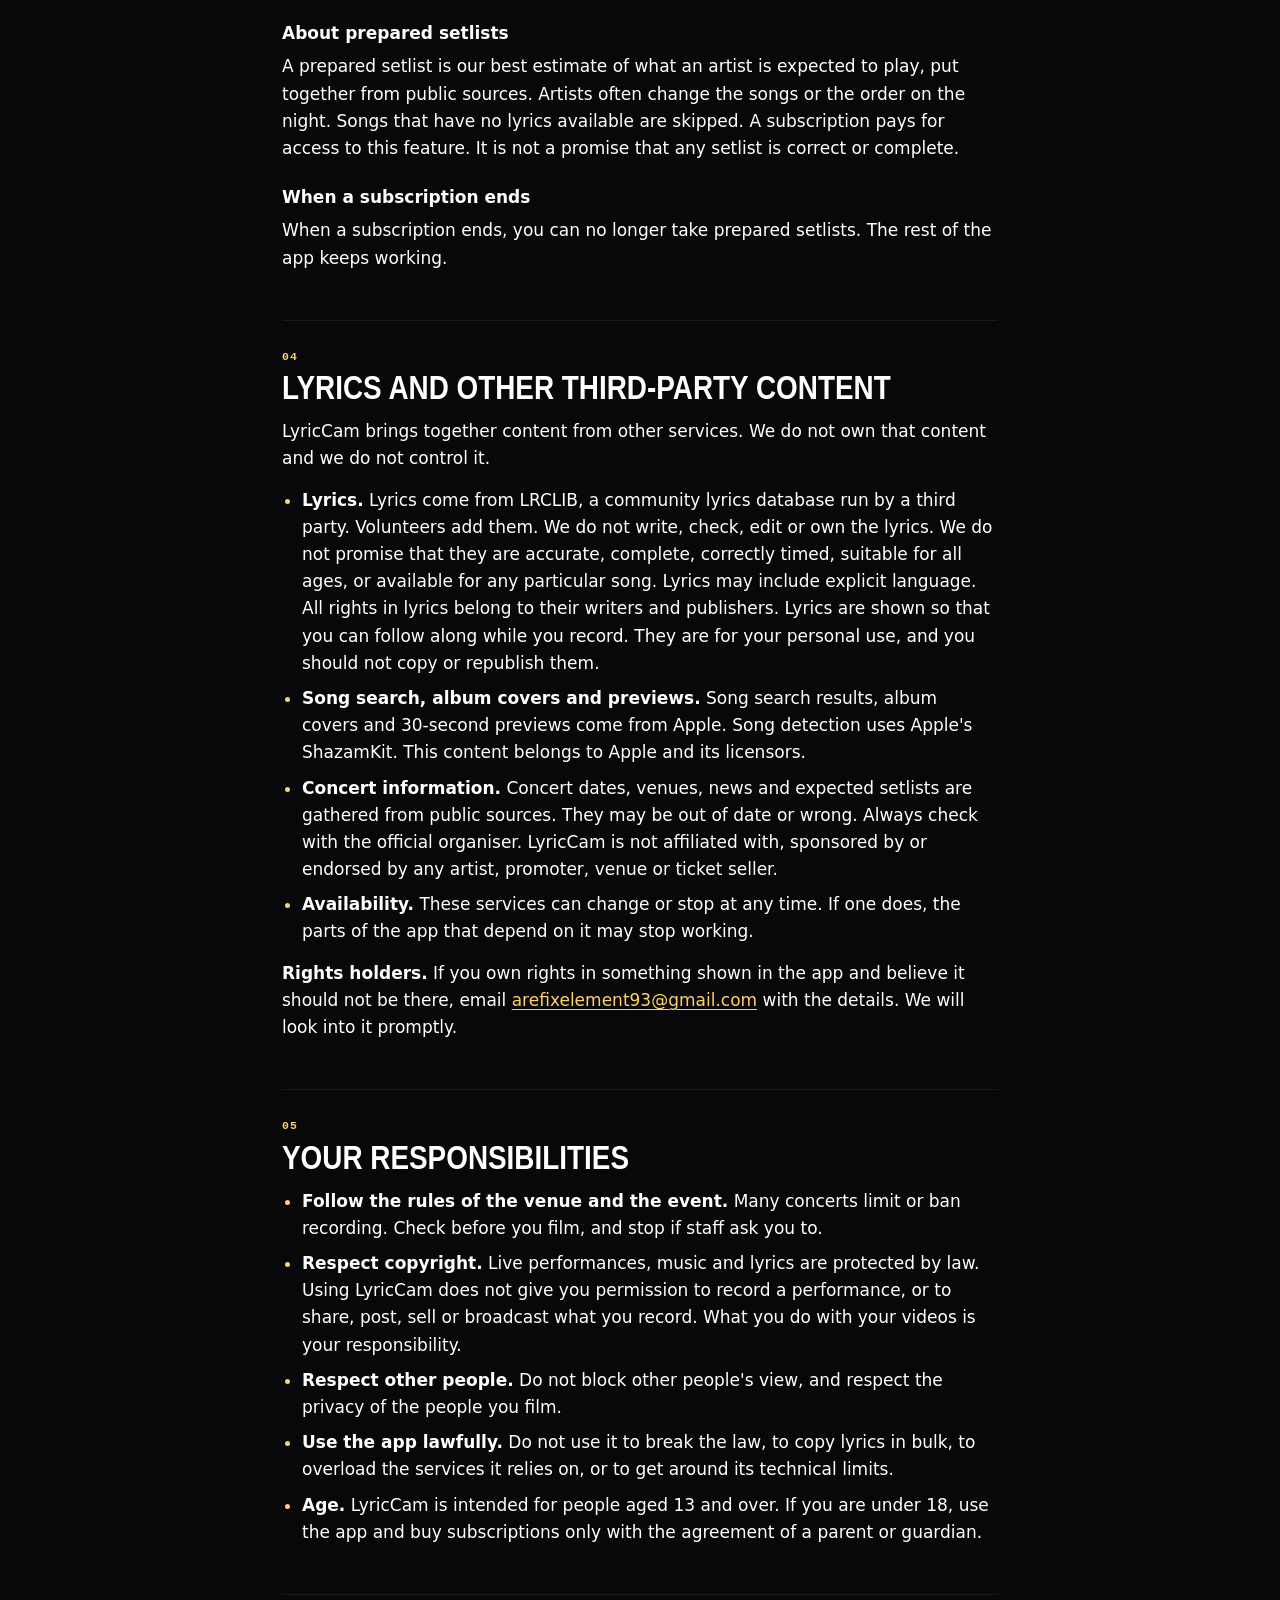
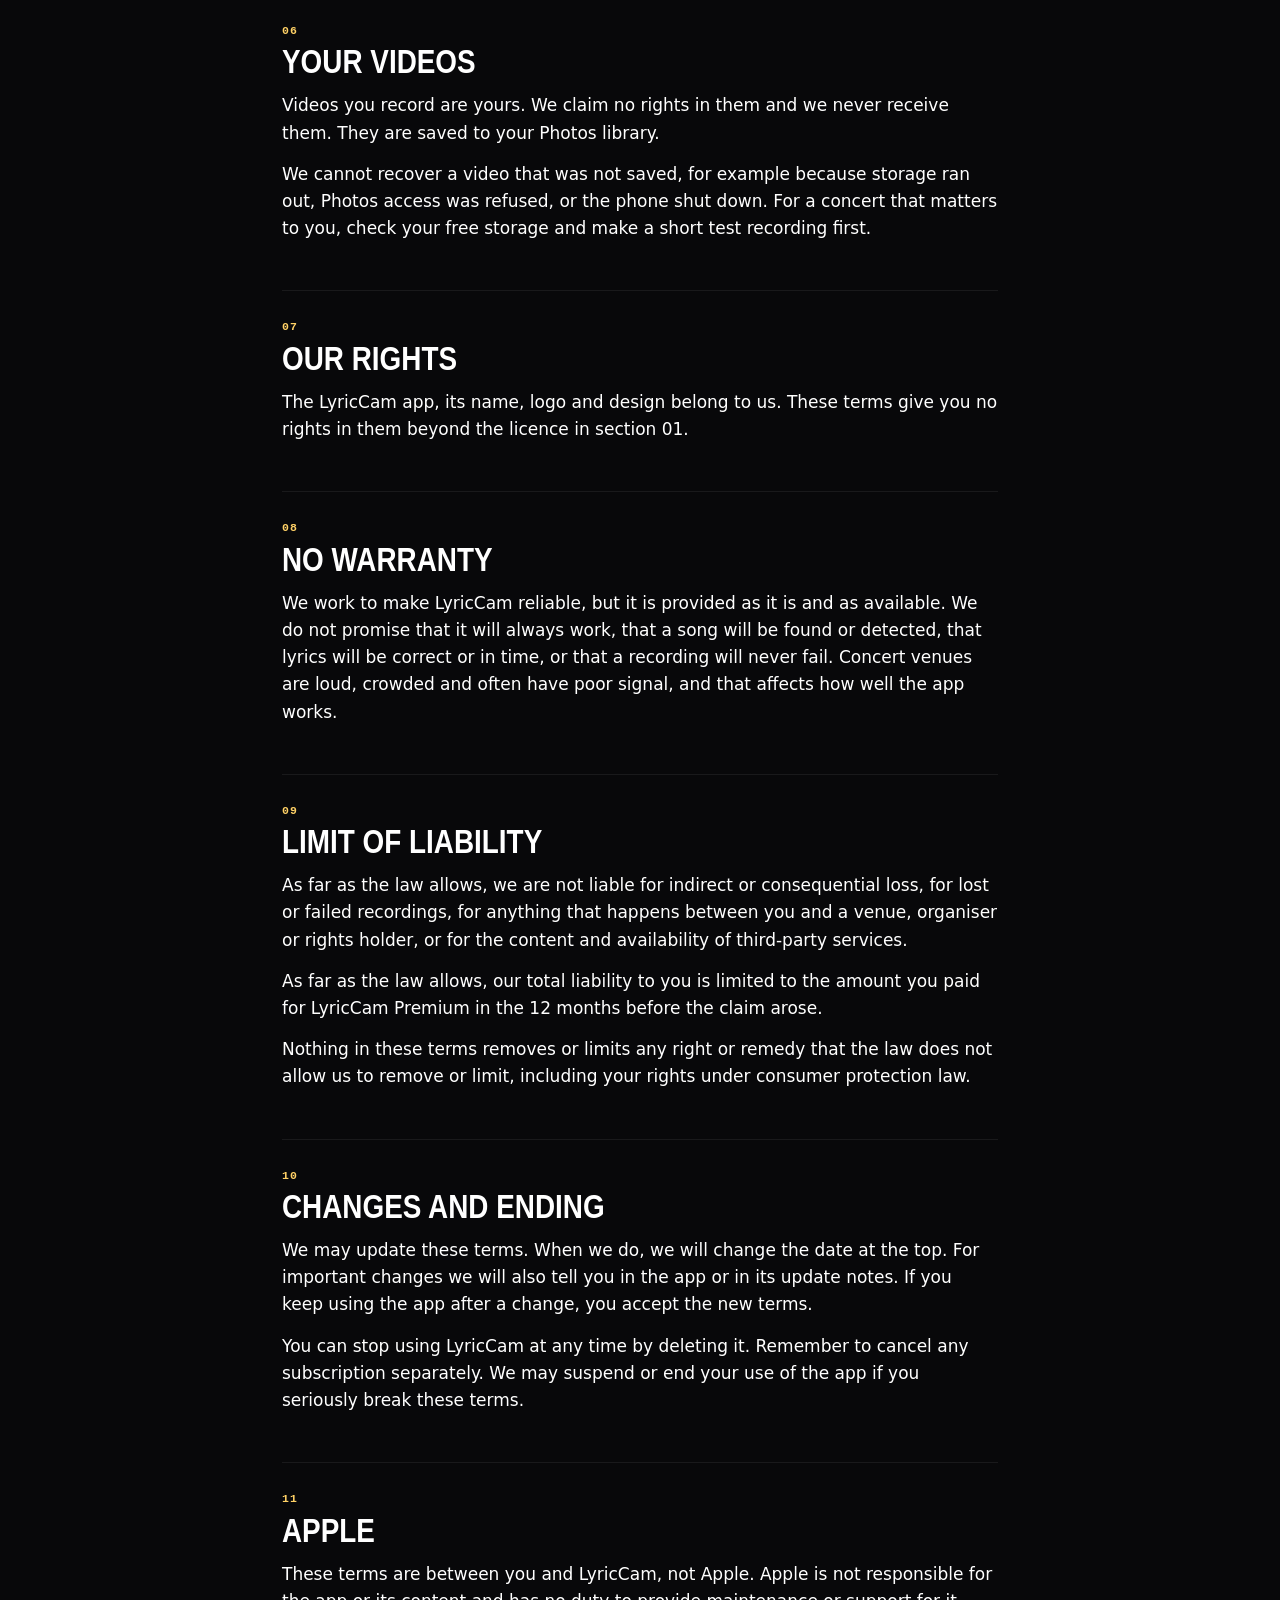
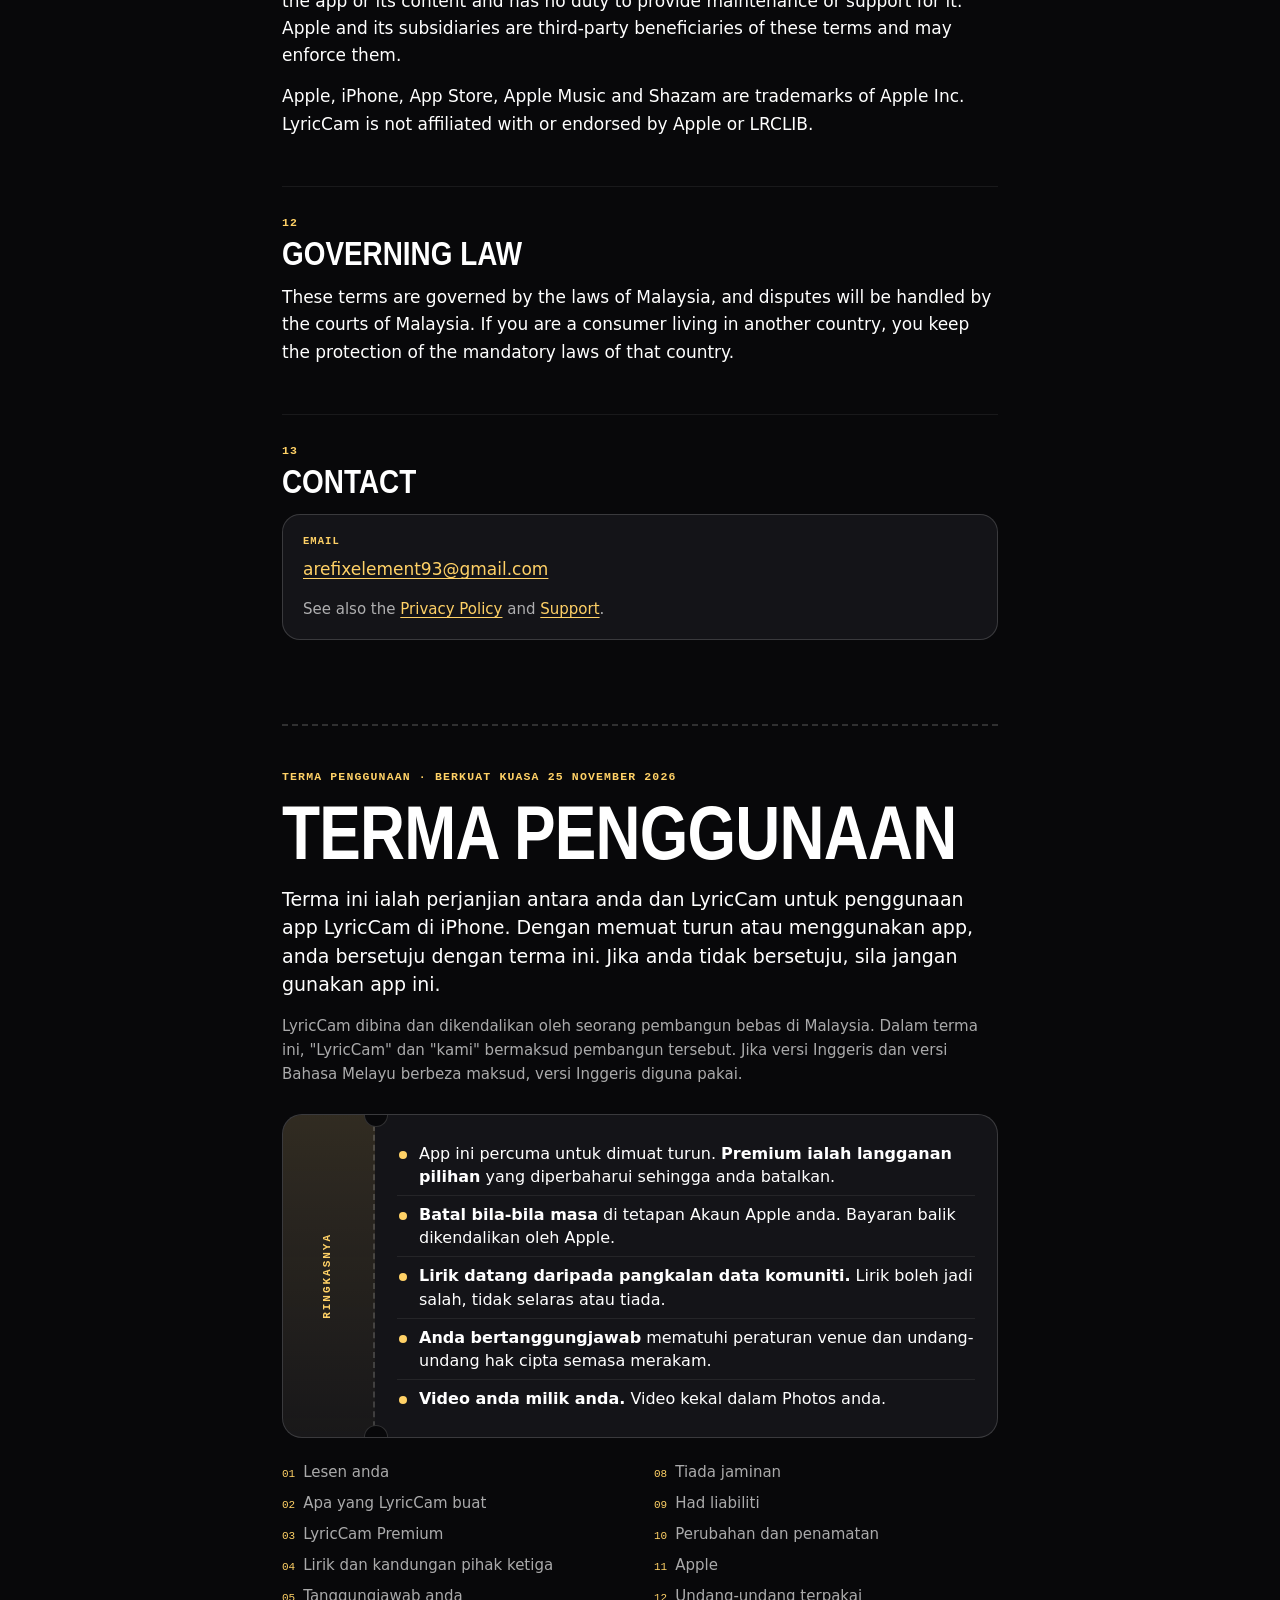
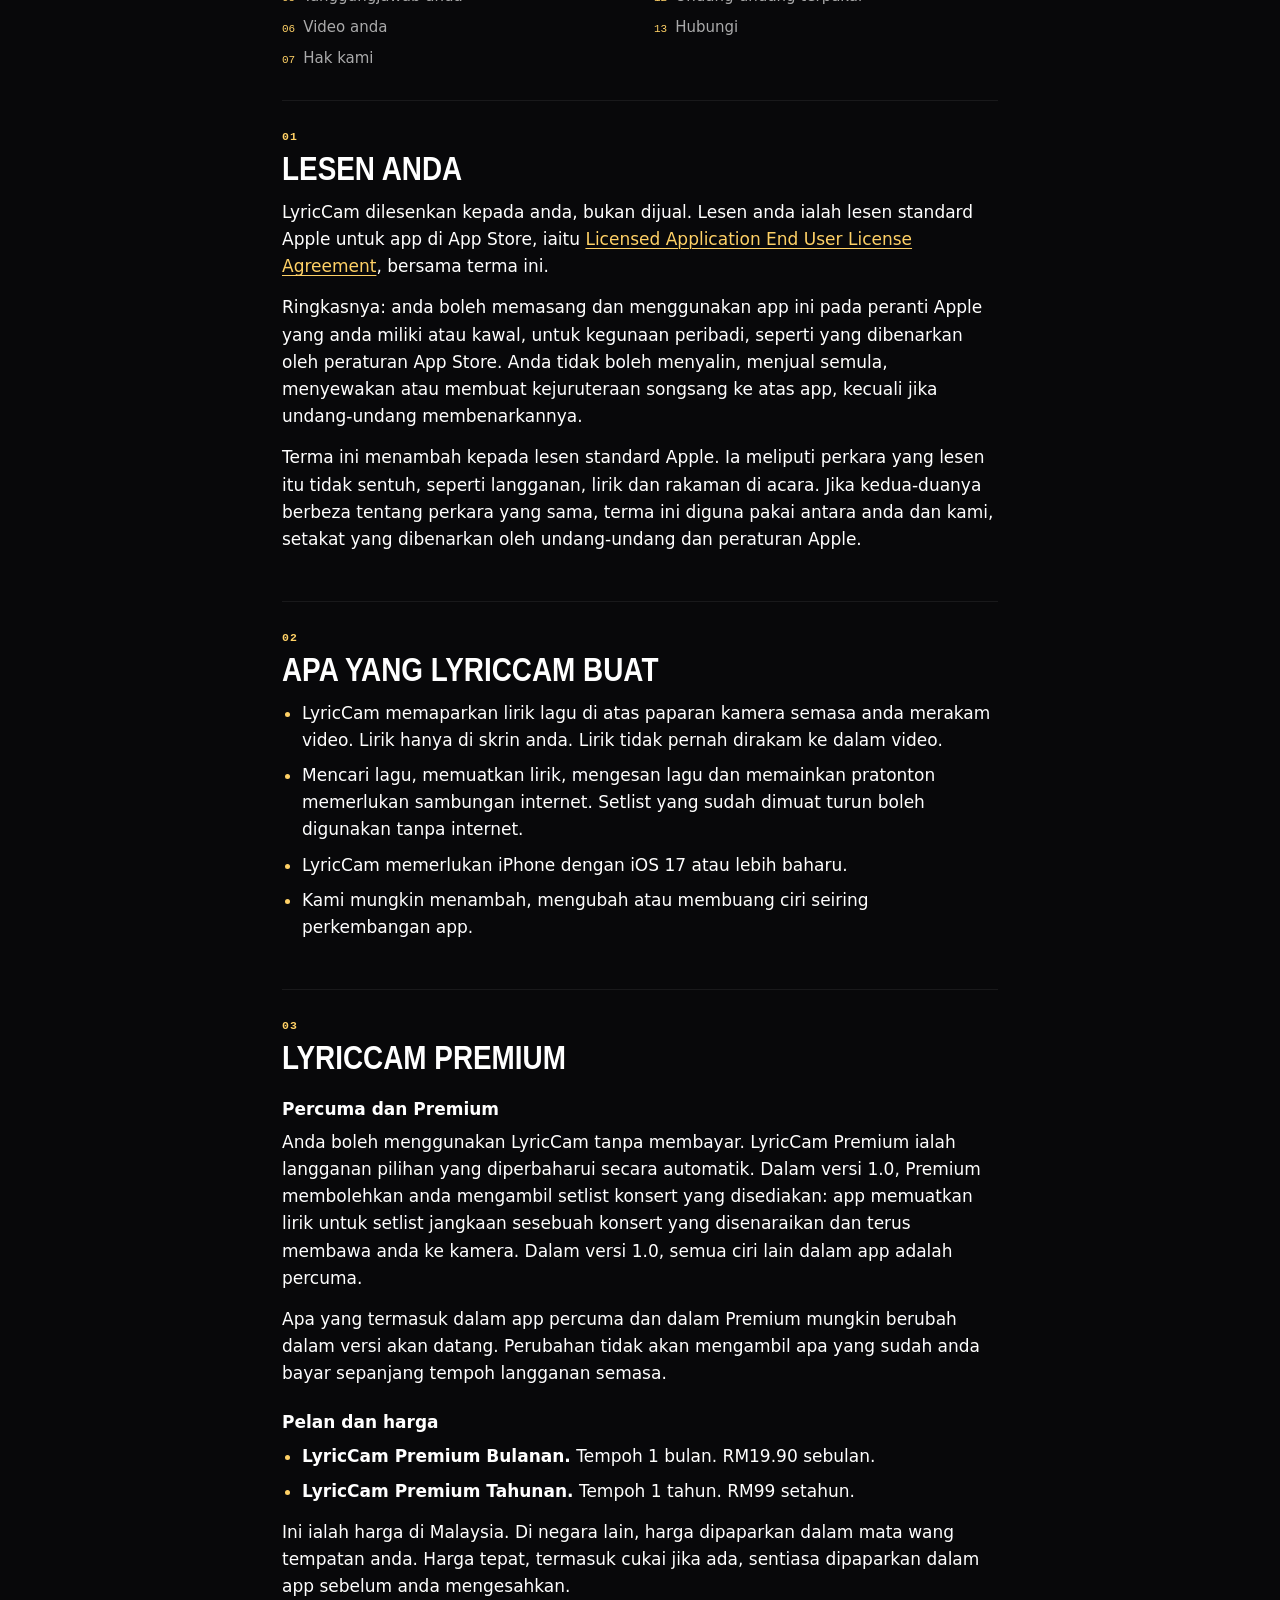
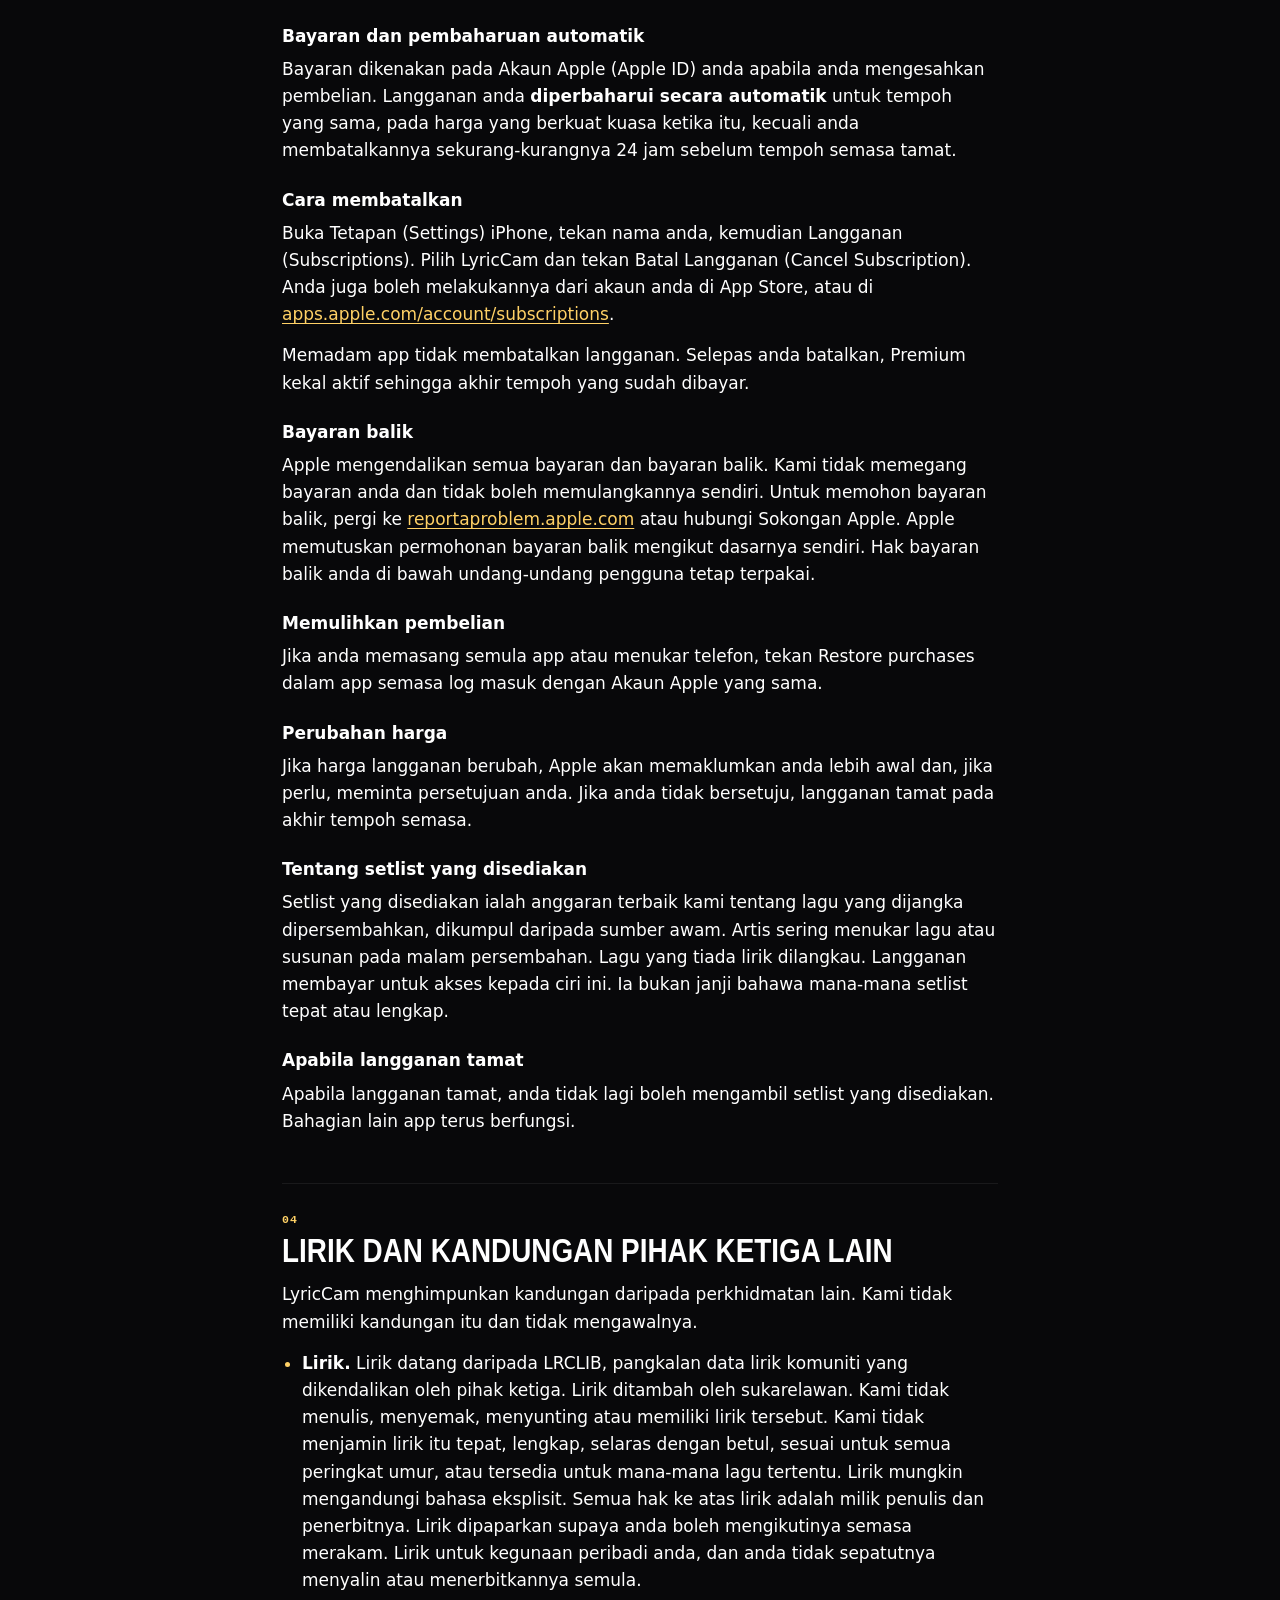
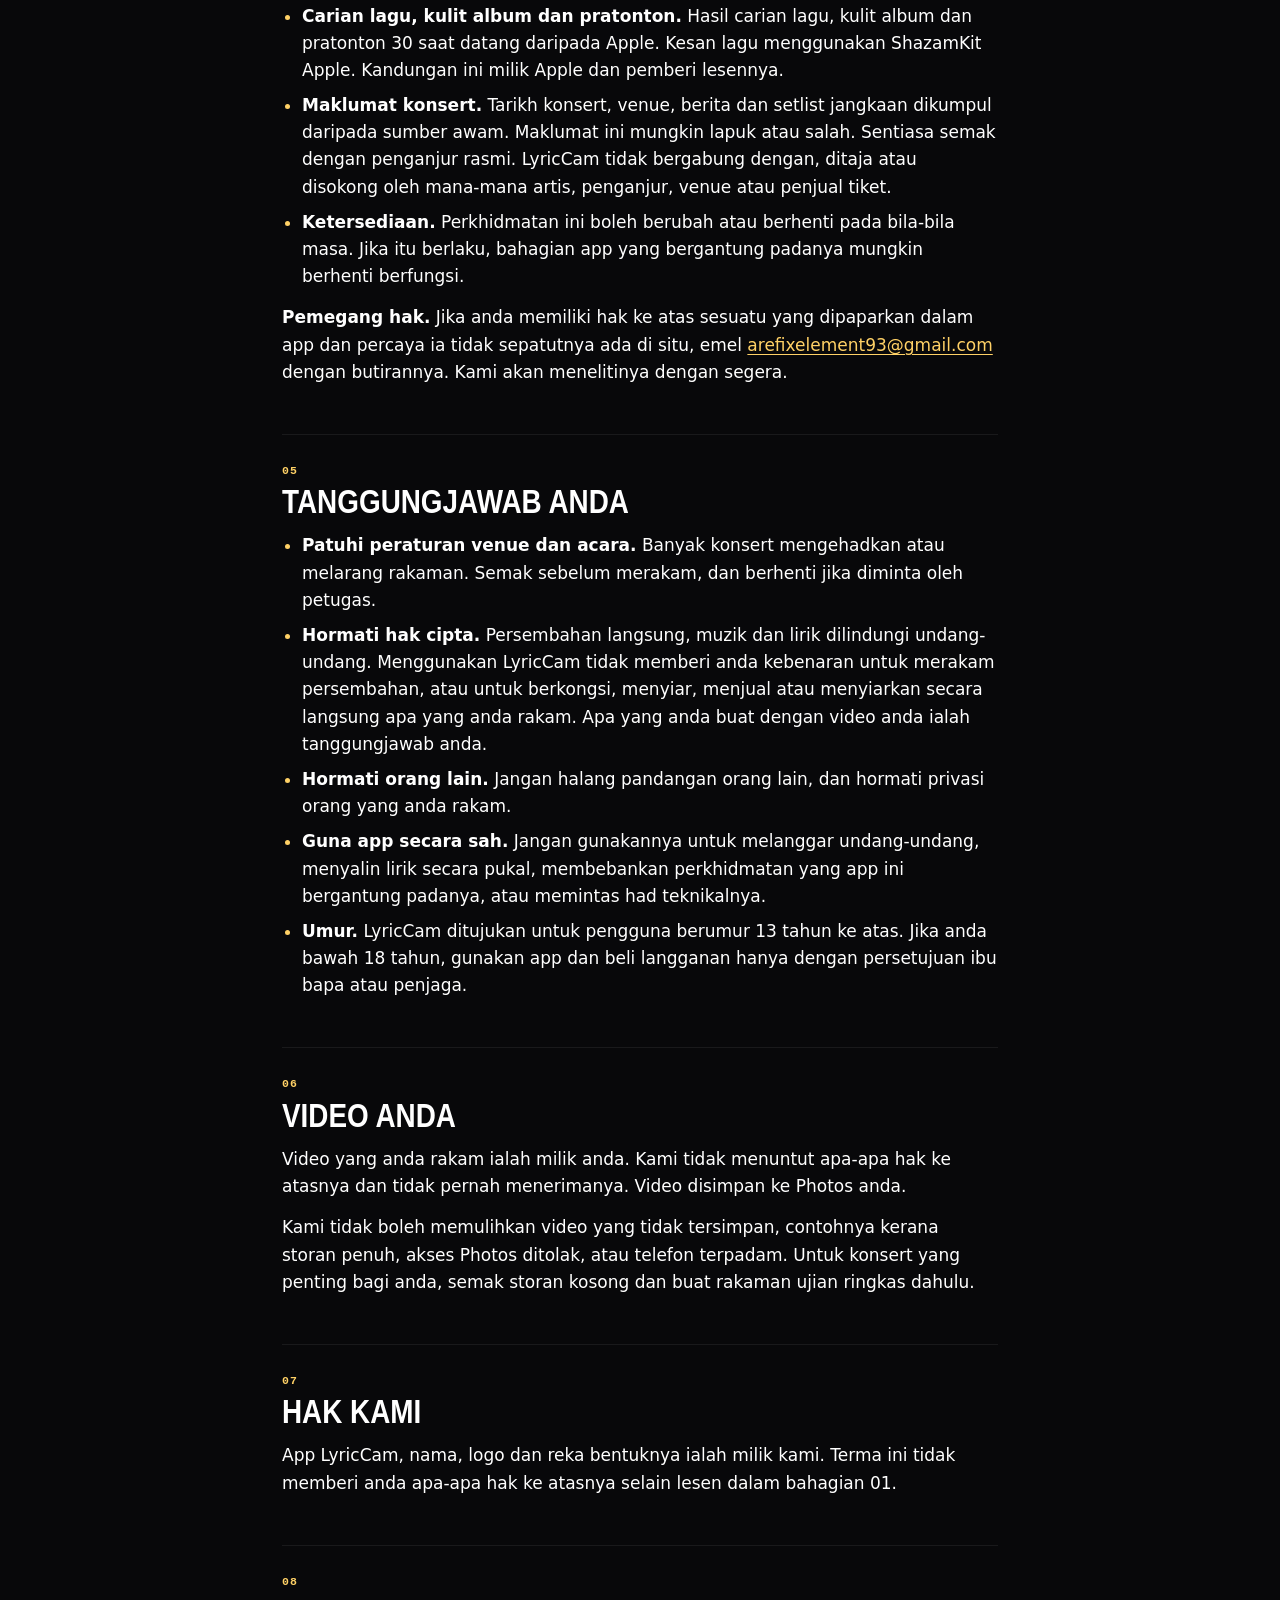
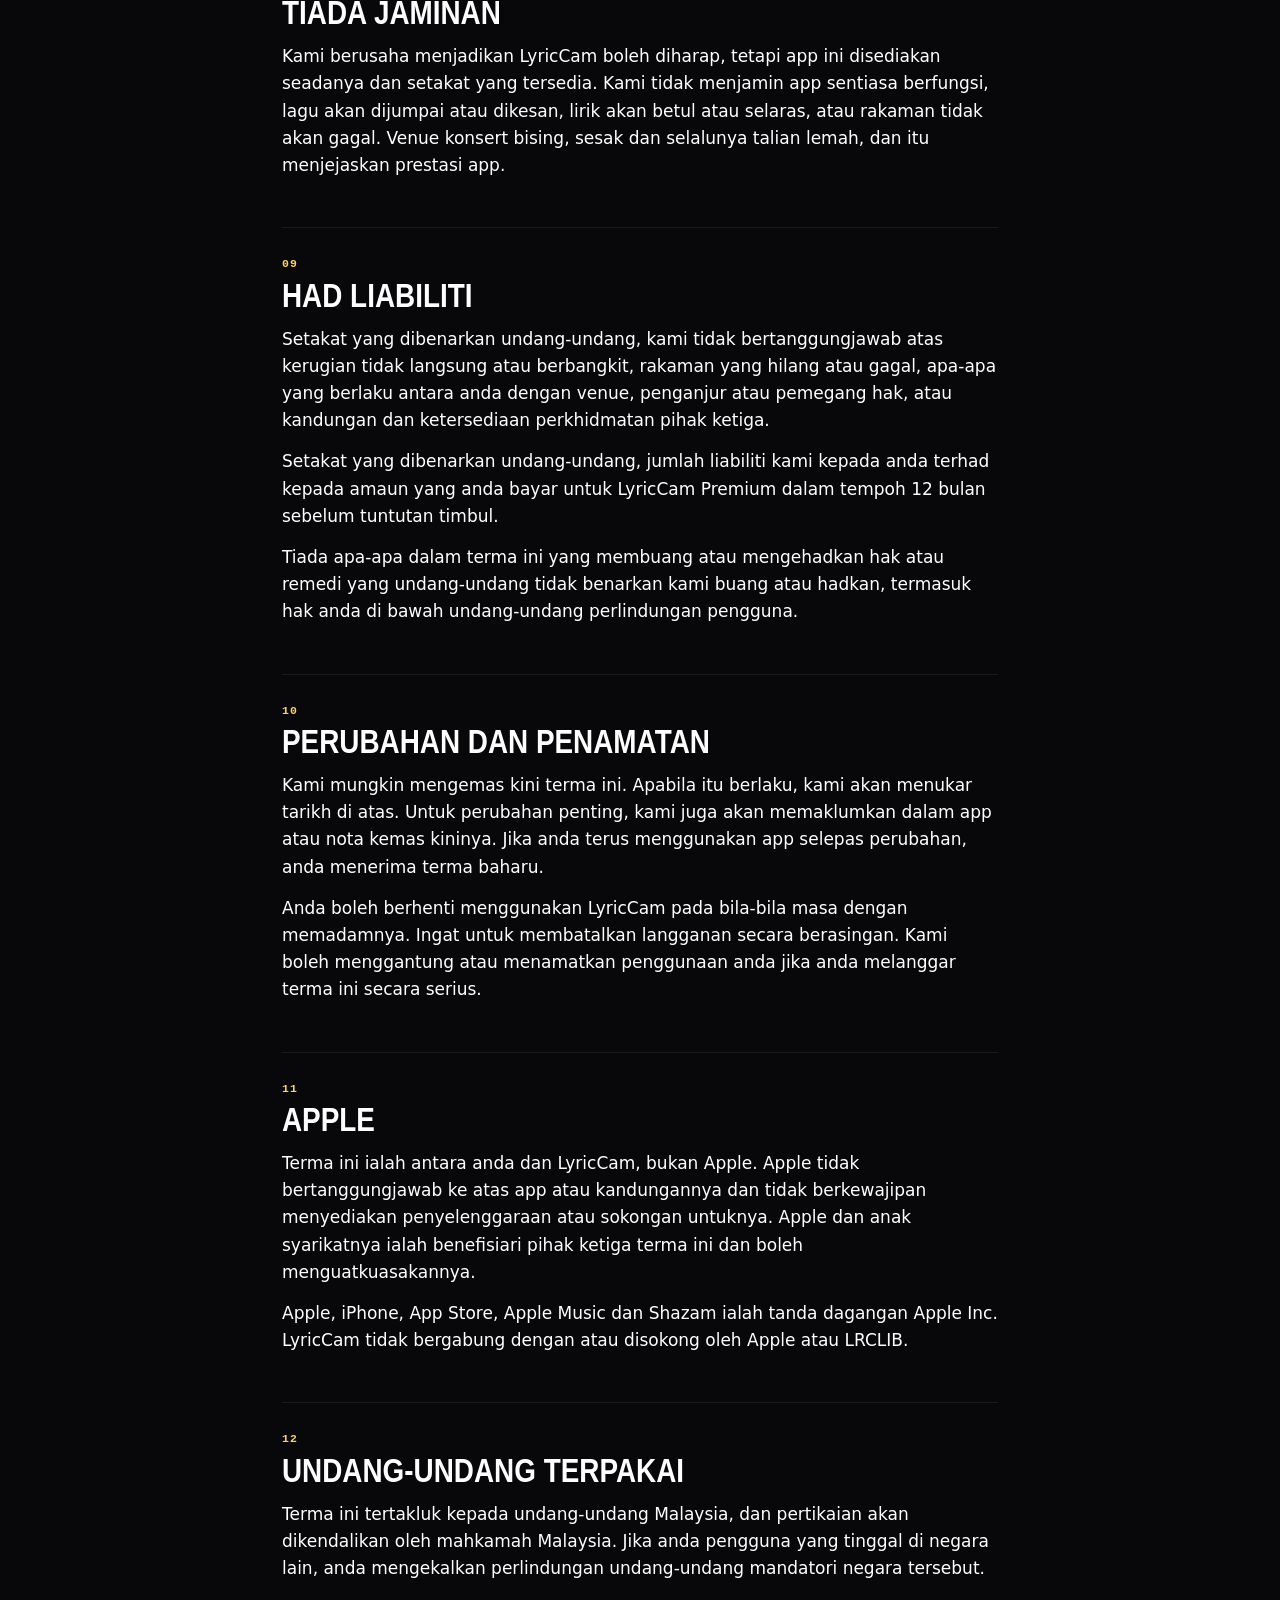
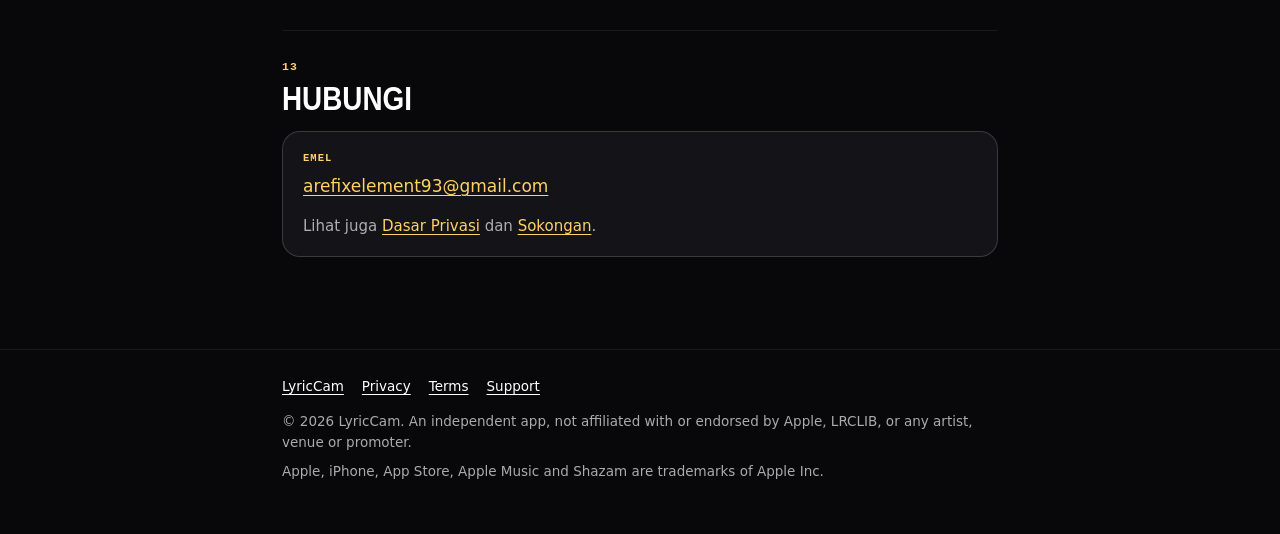
<file: terms.html>
<!doctype html>
<html lang="en">
<head>
<meta charset="utf-8">
<meta name="viewport" content="width=device-width, initial-scale=1">
<title>Terms of Use | LyricCam</title>
<meta name="description" content="Terms of Use for the LyricCam iPhone app: your licence, LyricCam Premium subscriptions, third-party lyrics, and your responsibilities when recording at events.">
<meta name="color-scheme" content="dark">
<meta name="theme-color" content="#08080a">
<meta name="format-detection" content="telephone=no">
<link rel="icon" href="data:image/svg+xml,%3Csvg xmlns='http://www.w3.org/2000/svg' viewBox='0 0 32 32'%3E%3Crect width='32' height='32' rx='8' fill='%2308080a'/%3E%3Ccircle cx='16' cy='16' r='7' fill='%23ff2d55'/%3E%3C/svg%3E">
<link rel="stylesheet" href="style.css">
</head>
<body>
<a class="skip" href="#en">Skip to content</a>

<header class="top">
  <div class="wrap">
    <a class="mark" href="index.html" aria-label="LyricCam home">Lyric<b>Cam</b></a>
    <nav class="nav" aria-label="Site">
      <a href="privacy.html">Privacy</a>
      <a href="terms.html" aria-current="page">Terms</a>
      <a href="support.html">Support</a>
    </nav>
  </div>
</header>

<main class="wrap">

<ul class="langs" aria-label="Language">
  <li><a href="#en" lang="en">English</a></li>
  <li><a href="#ms" lang="ms">Bahasa Melayu</a></li>
</ul>

<!-- ============================ ENGLISH ============================ -->
<article id="en" lang="en">

  <p class="stub">Terms of use · Effective 25 November 2026</p>
  <h1>Terms of Use</h1>
  <p class="lead">These terms are the agreement between you and LyricCam for using the LyricCam app on iPhone. By downloading or using the app, you agree to them. If you do not agree, please do not use the app.</p>
  <p class="note">LyricCam is built and run by an independent developer in Malaysia. In these terms, "LyricCam", "we" and "us" mean that developer. If the English and Bahasa Melayu versions differ in meaning, the English version applies.</p>

  <div class="ticket">
    <div class="tear"><span>In short</span></div>
    <ul>
      <li>The app is free to download. <strong>Premium is an optional subscription</strong> that renews until you cancel.</li>
      <li><strong>Cancel any time</strong> in your Apple Account settings. Refunds are handled by Apple.</li>
      <li><strong>Lyrics come from a community database.</strong> They can be wrong, out of time or missing.</li>
      <li><strong>You are responsible</strong> for following venue rules and copyright law when you record.</li>
      <li><strong>Your videos are yours.</strong> They stay in your Photos.</li>
    </ul>
  </div>

  <ol class="toc" aria-label="Contents">
    <li><a href="#en-1"><span class="n">01</span>Your licence</a></li>
    <li><a href="#en-2"><span class="n">02</span>What LyricCam does</a></li>
    <li><a href="#en-3"><span class="n">03</span>LyricCam Premium</a></li>
    <li><a href="#en-4"><span class="n">04</span>Lyrics and third-party content</a></li>
    <li><a href="#en-5"><span class="n">05</span>Your responsibilities</a></li>
    <li><a href="#en-6"><span class="n">06</span>Your videos</a></li>
    <li><a href="#en-7"><span class="n">07</span>Our rights</a></li>
    <li><a href="#en-8"><span class="n">08</span>No warranty</a></li>
    <li><a href="#en-9"><span class="n">09</span>Limit of liability</a></li>
    <li><a href="#en-10"><span class="n">10</span>Changes and ending</a></li>
    <li><a href="#en-11"><span class="n">11</span>Apple</a></li>
    <li><a href="#en-12"><span class="n">12</span>Governing law</a></li>
    <li><a href="#en-13"><span class="n">13</span>Contact</a></li>
  </ol>

  <section class="sec" id="en-1">
    <h2><span class="no">01</span>Your licence</h2>
    <p>LyricCam is licensed to you, not sold. Your licence is Apple's standard licence for App Store apps, the <a href="https://www.apple.com/legal/internet-services/itunes/dev/stdeula/" rel="noopener">Licensed Application End User License Agreement</a>, together with these terms.</p>
    <p>In short: you may install and use the app on Apple devices you own or control, for your own personal use, as the App Store rules allow. You may not copy, resell, rent or reverse engineer the app, except where the law says you can.</p>
    <p>These terms add to Apple's standard licence. They cover things it does not, such as subscriptions, lyrics and recording at events. Where the two say different things about the same point, these terms apply between you and us, as far as the law and Apple's rules allow.</p>
  </section>

  <section class="sec" id="en-2">
    <h2><span class="no">02</span>What LyricCam does</h2>
    <ul>
      <li>LyricCam shows song lyrics over the camera view while you record video. The lyrics are on your screen only. They are never recorded into the video.</li>
      <li>Searching for songs, loading lyrics, detecting a song and playing previews all need an internet connection. Setlists you downloaded earlier work without one.</li>
      <li>LyricCam needs an iPhone with iOS 17 or later.</li>
      <li>We may add, change or remove features as the app develops.</li>
    </ul>
  </section>

  <section class="sec" id="en-3">
    <h2><span class="no">03</span>LyricCam Premium</h2>

    <h3>Free and Premium</h3>
    <p>You can use LyricCam without paying. LyricCam Premium is an optional, auto-renewing subscription. In version 1.0, Premium lets you take prepared concert setlists: the app loads the lyrics for the expected setlist of a listed concert and takes you straight to the camera. In version 1.0, everything else in the app is free.</p>
    <p>What is included in the free app and in Premium may change in later versions. A change will not take away what you have already paid for during your current subscription period.</p>

    <h3>Plans and prices</h3>
    <ul>
      <li><strong>LyricCam Premium Monthly.</strong> Lasts 1 month. RM19.90 per month.</li>
      <li><strong>LyricCam Premium Yearly.</strong> Lasts 1 year. RM99 per year.</li>
    </ul>
    <p>These are the prices in Malaysia. In other countries the price is shown in your local currency. The exact price, including any tax, is always shown in the app before you confirm.</p>

    <h3>Payment and automatic renewal</h3>
    <p>Payment is charged to your Apple Account (Apple ID) when you confirm the purchase. Your subscription <strong>renews automatically</strong> for the same length of time, at the price then in effect, unless you cancel at least 24 hours before the end of the current period.</p>

    <h3>How to cancel</h3>
    <p>Open iPhone Settings, tap your name, then Subscriptions. Choose LyricCam and tap Cancel Subscription. You can also do this from your account in the App Store, or at <a href="https://apps.apple.com/account/subscriptions" rel="noopener">apps.apple.com/account/subscriptions</a>.</p>
    <p>Deleting the app does not cancel a subscription. After you cancel, Premium stays active until the end of the period you have already paid for.</p>

    <h3>Refunds</h3>
    <p>Apple handles all payments and refunds. We do not hold your payment and cannot refund it ourselves. To ask for a refund, go to <a href="https://reportaproblem.apple.com" rel="noopener">reportaproblem.apple.com</a> or contact Apple Support. Apple decides refund requests under its own policy. Any refund rights you have under consumer law still apply.</p>

    <h3>Restoring a purchase</h3>
    <p>If you reinstall the app or change phones, tap Restore purchases in the app while signed in with the same Apple Account.</p>

    <h3>Price changes</h3>
    <p>If the price of a subscription changes, Apple will tell you in advance and, where required, ask you to agree. If you do not agree, the subscription ends at the end of the current period.</p>

    <h3>About prepared setlists</h3>
    <p>A prepared setlist is our best estimate of what an artist is expected to play, put together from public sources. Artists often change the songs or the order on the night. Songs that have no lyrics available are skipped. A subscription pays for access to this feature. It is not a promise that any setlist is correct or complete.</p>

    <h3>When a subscription ends</h3>
    <p>When a subscription ends, you can no longer take prepared setlists. The rest of the app keeps working.</p>
  </section>

  <section class="sec" id="en-4">
    <h2><span class="no">04</span>Lyrics and other third-party content</h2>
    <p>LyricCam brings together content from other services. We do not own that content and we do not control it.</p>
    <ul>
      <li><strong>Lyrics.</strong> Lyrics come from LRCLIB, a community lyrics database run by a third party. Volunteers add them. We do not write, check, edit or own the lyrics. We do not promise that they are accurate, complete, correctly timed, suitable for all ages, or available for any particular song. Lyrics may include explicit language. All rights in lyrics belong to their writers and publishers. Lyrics are shown so that you can follow along while you record. They are for your personal use, and you should not copy or republish them.</li>
      <li><strong>Song search, album covers and previews.</strong> Song search results, album covers and 30-second previews come from Apple. Song detection uses Apple's ShazamKit. This content belongs to Apple and its licensors.</li>
      <li><strong>Concert information.</strong> Concert dates, venues, news and expected setlists are gathered from public sources. They may be out of date or wrong. Always check with the official organiser. LyricCam is not affiliated with, sponsored by or endorsed by any artist, promoter, venue or ticket seller.</li>
      <li><strong>Availability.</strong> These services can change or stop at any time. If one does, the parts of the app that depend on it may stop working.</li>
    </ul>
    <p><strong>Rights holders.</strong> If you own rights in something shown in the app and believe it should not be there, email <a href="mailto:arefixelement93@gmail.com">arefixelement93@gmail.com</a> with the details. We will look into it promptly.</p>
  </section>

  <section class="sec" id="en-5">
    <h2><span class="no">05</span>Your responsibilities</h2>
    <ul>
      <li><strong>Follow the rules of the venue and the event.</strong> Many concerts limit or ban recording. Check before you film, and stop if staff ask you to.</li>
      <li><strong>Respect copyright.</strong> Live performances, music and lyrics are protected by law. Using LyricCam does not give you permission to record a performance, or to share, post, sell or broadcast what you record. What you do with your videos is your responsibility.</li>
      <li><strong>Respect other people.</strong> Do not block other people's view, and respect the privacy of the people you film.</li>
      <li><strong>Use the app lawfully.</strong> Do not use it to break the law, to copy lyrics in bulk, to overload the services it relies on, or to get around its technical limits.</li>
      <li><strong>Age.</strong> LyricCam is intended for people aged 13 and over. If you are under 18, use the app and buy subscriptions only with the agreement of a parent or guardian.</li>
    </ul>
  </section>

  <section class="sec" id="en-6">
    <h2><span class="no">06</span>Your videos</h2>
    <p>Videos you record are yours. We claim no rights in them and we never receive them. They are saved to your Photos library.</p>
    <p>We cannot recover a video that was not saved, for example because storage ran out, Photos access was refused, or the phone shut down. For a concert that matters to you, check your free storage and make a short test recording first.</p>
  </section>

  <section class="sec" id="en-7">
    <h2><span class="no">07</span>Our rights</h2>
    <p>The LyricCam app, its name, logo and design belong to us. These terms give you no rights in them beyond the licence in section 01.</p>
  </section>

  <section class="sec" id="en-8">
    <h2><span class="no">08</span>No warranty</h2>
    <p>We work to make LyricCam reliable, but it is provided as it is and as available. We do not promise that it will always work, that a song will be found or detected, that lyrics will be correct or in time, or that a recording will never fail. Concert venues are loud, crowded and often have poor signal, and that affects how well the app works.</p>
  </section>

  <section class="sec" id="en-9">
    <h2><span class="no">09</span>Limit of liability</h2>
    <p>As far as the law allows, we are not liable for indirect or consequential loss, for lost or failed recordings, for anything that happens between you and a venue, organiser or rights holder, or for the content and availability of third-party services.</p>
    <p>As far as the law allows, our total liability to you is limited to the amount you paid for LyricCam Premium in the 12 months before the claim arose.</p>
    <p>Nothing in these terms removes or limits any right or remedy that the law does not allow us to remove or limit, including your rights under consumer protection law.</p>
  </section>

  <section class="sec" id="en-10">
    <h2><span class="no">10</span>Changes and ending</h2>
    <p>We may update these terms. When we do, we will change the date at the top. For important changes we will also tell you in the app or in its update notes. If you keep using the app after a change, you accept the new terms.</p>
    <p>You can stop using LyricCam at any time by deleting it. Remember to cancel any subscription separately. We may suspend or end your use of the app if you seriously break these terms.</p>
  </section>

  <section class="sec" id="en-11">
    <h2><span class="no">11</span>Apple</h2>
    <p>These terms are between you and LyricCam, not Apple. Apple is not responsible for the app or its content and has no duty to provide maintenance or support for it. Apple and its subsidiaries are third-party beneficiaries of these terms and may enforce them.</p>
    <p>Apple, iPhone, App Store, Apple Music and Shazam are trademarks of Apple Inc. LyricCam is not affiliated with or endorsed by Apple or LRCLIB.</p>
  </section>

  <section class="sec" id="en-12">
    <h2><span class="no">12</span>Governing law</h2>
    <p>These terms are governed by the laws of Malaysia, and disputes will be handled by the courts of Malaysia. If you are a consumer living in another country, you keep the protection of the mandatory laws of that country.</p>
  </section>

  <section class="sec" id="en-13">
    <h2><span class="no">13</span>Contact</h2>
    <div class="card">
      <p class="k">Email</p>
      <p><a href="mailto:arefixelement93@gmail.com">arefixelement93@gmail.com</a></p>
      <p class="note">See also the <a href="privacy.html">Privacy Policy</a> and <a href="support.html">Support</a>.</p>
    </div>
  </section>

</article>

<!-- ============================ BAHASA MELAYU ============================ -->
<article id="ms" lang="ms" class="other">

  <p class="stub">Terma penggunaan · Berkuat kuasa 25 November 2026</p>
  <h2 class="big">Terma Penggunaan</h2>
  <p class="lead">Terma ini ialah perjanjian antara anda dan LyricCam untuk penggunaan app LyricCam di iPhone. Dengan memuat turun atau menggunakan app, anda bersetuju dengan terma ini. Jika anda tidak bersetuju, sila jangan gunakan app ini.</p>
  <p class="note">LyricCam dibina dan dikendalikan oleh seorang pembangun bebas di Malaysia. Dalam terma ini, "LyricCam" dan "kami" bermaksud pembangun tersebut. Jika versi Inggeris dan versi Bahasa Melayu berbeza maksud, versi Inggeris diguna pakai.</p>

  <div class="ticket">
    <div class="tear"><span>Ringkasnya</span></div>
    <ul>
      <li>App ini percuma untuk dimuat turun. <strong>Premium ialah langganan pilihan</strong> yang diperbaharui sehingga anda batalkan.</li>
      <li><strong>Batal bila-bila masa</strong> di tetapan Akaun Apple anda. Bayaran balik dikendalikan oleh Apple.</li>
      <li><strong>Lirik datang daripada pangkalan data komuniti.</strong> Lirik boleh jadi salah, tidak selaras atau tiada.</li>
      <li><strong>Anda bertanggungjawab</strong> mematuhi peraturan venue dan undang-undang hak cipta semasa merakam.</li>
      <li><strong>Video anda milik anda.</strong> Video kekal dalam Photos anda.</li>
    </ul>
  </div>

  <ol class="toc" aria-label="Kandungan">
    <li><a href="#ms-1"><span class="n">01</span>Lesen anda</a></li>
    <li><a href="#ms-2"><span class="n">02</span>Apa yang LyricCam buat</a></li>
    <li><a href="#ms-3"><span class="n">03</span>LyricCam Premium</a></li>
    <li><a href="#ms-4"><span class="n">04</span>Lirik dan kandungan pihak ketiga</a></li>
    <li><a href="#ms-5"><span class="n">05</span>Tanggungjawab anda</a></li>
    <li><a href="#ms-6"><span class="n">06</span>Video anda</a></li>
    <li><a href="#ms-7"><span class="n">07</span>Hak kami</a></li>
    <li><a href="#ms-8"><span class="n">08</span>Tiada jaminan</a></li>
    <li><a href="#ms-9"><span class="n">09</span>Had liabiliti</a></li>
    <li><a href="#ms-10"><span class="n">10</span>Perubahan dan penamatan</a></li>
    <li><a href="#ms-11"><span class="n">11</span>Apple</a></li>
    <li><a href="#ms-12"><span class="n">12</span>Undang-undang terpakai</a></li>
    <li><a href="#ms-13"><span class="n">13</span>Hubungi</a></li>
  </ol>

  <section class="sec" id="ms-1">
    <h2><span class="no">01</span>Lesen anda</h2>
    <p>LyricCam dilesenkan kepada anda, bukan dijual. Lesen anda ialah lesen standard Apple untuk app di App Store, iaitu <a href="https://www.apple.com/legal/internet-services/itunes/dev/stdeula/" rel="noopener">Licensed Application End User License Agreement</a>, bersama terma ini.</p>
    <p>Ringkasnya: anda boleh memasang dan menggunakan app ini pada peranti Apple yang anda miliki atau kawal, untuk kegunaan peribadi, seperti yang dibenarkan oleh peraturan App Store. Anda tidak boleh menyalin, menjual semula, menyewakan atau membuat kejuruteraan songsang ke atas app, kecuali jika undang-undang membenarkannya.</p>
    <p>Terma ini menambah kepada lesen standard Apple. Ia meliputi perkara yang lesen itu tidak sentuh, seperti langganan, lirik dan rakaman di acara. Jika kedua-duanya berbeza tentang perkara yang sama, terma ini diguna pakai antara anda dan kami, setakat yang dibenarkan oleh undang-undang dan peraturan Apple.</p>
  </section>

  <section class="sec" id="ms-2">
    <h2><span class="no">02</span>Apa yang LyricCam buat</h2>
    <ul>
      <li>LyricCam memaparkan lirik lagu di atas paparan kamera semasa anda merakam video. Lirik hanya di skrin anda. Lirik tidak pernah dirakam ke dalam video.</li>
      <li>Mencari lagu, memuatkan lirik, mengesan lagu dan memainkan pratonton memerlukan sambungan internet. Setlist yang sudah dimuat turun boleh digunakan tanpa internet.</li>
      <li>LyricCam memerlukan iPhone dengan iOS 17 atau lebih baharu.</li>
      <li>Kami mungkin menambah, mengubah atau membuang ciri seiring perkembangan app.</li>
    </ul>
  </section>

  <section class="sec" id="ms-3">
    <h2><span class="no">03</span>LyricCam Premium</h2>

    <h3>Percuma dan Premium</h3>
    <p>Anda boleh menggunakan LyricCam tanpa membayar. LyricCam Premium ialah langganan pilihan yang diperbaharui secara automatik. Dalam versi 1.0, Premium membolehkan anda mengambil setlist konsert yang disediakan: app memuatkan lirik untuk setlist jangkaan sesebuah konsert yang disenaraikan dan terus membawa anda ke kamera. Dalam versi 1.0, semua ciri lain dalam app adalah percuma.</p>
    <p>Apa yang termasuk dalam app percuma dan dalam Premium mungkin berubah dalam versi akan datang. Perubahan tidak akan mengambil apa yang sudah anda bayar sepanjang tempoh langganan semasa.</p>

    <h3>Pelan dan harga</h3>
    <ul>
      <li><strong>LyricCam Premium Bulanan.</strong> Tempoh 1 bulan. RM19.90 sebulan.</li>
      <li><strong>LyricCam Premium Tahunan.</strong> Tempoh 1 tahun. RM99 setahun.</li>
    </ul>
    <p>Ini ialah harga di Malaysia. Di negara lain, harga dipaparkan dalam mata wang tempatan anda. Harga tepat, termasuk cukai jika ada, sentiasa dipaparkan dalam app sebelum anda mengesahkan.</p>

    <h3>Bayaran dan pembaharuan automatik</h3>
    <p>Bayaran dikenakan pada Akaun Apple (Apple ID) anda apabila anda mengesahkan pembelian. Langganan anda <strong>diperbaharui secara automatik</strong> untuk tempoh yang sama, pada harga yang berkuat kuasa ketika itu, kecuali anda membatalkannya sekurang-kurangnya 24 jam sebelum tempoh semasa tamat.</p>

    <h3>Cara membatalkan</h3>
    <p>Buka Tetapan (Settings) iPhone, tekan nama anda, kemudian Langganan (Subscriptions). Pilih LyricCam dan tekan Batal Langganan (Cancel Subscription). Anda juga boleh melakukannya dari akaun anda di App Store, atau di <a href="https://apps.apple.com/account/subscriptions" rel="noopener">apps.apple.com/account/subscriptions</a>.</p>
    <p>Memadam app tidak membatalkan langganan. Selepas anda batalkan, Premium kekal aktif sehingga akhir tempoh yang sudah dibayar.</p>

    <h3>Bayaran balik</h3>
    <p>Apple mengendalikan semua bayaran dan bayaran balik. Kami tidak memegang bayaran anda dan tidak boleh memulangkannya sendiri. Untuk memohon bayaran balik, pergi ke <a href="https://reportaproblem.apple.com" rel="noopener">reportaproblem.apple.com</a> atau hubungi Sokongan Apple. Apple memutuskan permohonan bayaran balik mengikut dasarnya sendiri. Hak bayaran balik anda di bawah undang-undang pengguna tetap terpakai.</p>

    <h3>Memulihkan pembelian</h3>
    <p>Jika anda memasang semula app atau menukar telefon, tekan Restore purchases dalam app semasa log masuk dengan Akaun Apple yang sama.</p>

    <h3>Perubahan harga</h3>
    <p>Jika harga langganan berubah, Apple akan memaklumkan anda lebih awal dan, jika perlu, meminta persetujuan anda. Jika anda tidak bersetuju, langganan tamat pada akhir tempoh semasa.</p>

    <h3>Tentang setlist yang disediakan</h3>
    <p>Setlist yang disediakan ialah anggaran terbaik kami tentang lagu yang dijangka dipersembahkan, dikumpul daripada sumber awam. Artis sering menukar lagu atau susunan pada malam persembahan. Lagu yang tiada lirik dilangkau. Langganan membayar untuk akses kepada ciri ini. Ia bukan janji bahawa mana-mana setlist tepat atau lengkap.</p>

    <h3>Apabila langganan tamat</h3>
    <p>Apabila langganan tamat, anda tidak lagi boleh mengambil setlist yang disediakan. Bahagian lain app terus berfungsi.</p>
  </section>

  <section class="sec" id="ms-4">
    <h2><span class="no">04</span>Lirik dan kandungan pihak ketiga lain</h2>
    <p>LyricCam menghimpunkan kandungan daripada perkhidmatan lain. Kami tidak memiliki kandungan itu dan tidak mengawalnya.</p>
    <ul>
      <li><strong>Lirik.</strong> Lirik datang daripada LRCLIB, pangkalan data lirik komuniti yang dikendalikan oleh pihak ketiga. Lirik ditambah oleh sukarelawan. Kami tidak menulis, menyemak, menyunting atau memiliki lirik tersebut. Kami tidak menjamin lirik itu tepat, lengkap, selaras dengan betul, sesuai untuk semua peringkat umur, atau tersedia untuk mana-mana lagu tertentu. Lirik mungkin mengandungi bahasa eksplisit. Semua hak ke atas lirik adalah milik penulis dan penerbitnya. Lirik dipaparkan supaya anda boleh mengikutinya semasa merakam. Lirik untuk kegunaan peribadi anda, dan anda tidak sepatutnya menyalin atau menerbitkannya semula.</li>
      <li><strong>Carian lagu, kulit album dan pratonton.</strong> Hasil carian lagu, kulit album dan pratonton 30 saat datang daripada Apple. Kesan lagu menggunakan ShazamKit Apple. Kandungan ini milik Apple dan pemberi lesennya.</li>
      <li><strong>Maklumat konsert.</strong> Tarikh konsert, venue, berita dan setlist jangkaan dikumpul daripada sumber awam. Maklumat ini mungkin lapuk atau salah. Sentiasa semak dengan penganjur rasmi. LyricCam tidak bergabung dengan, ditaja atau disokong oleh mana-mana artis, penganjur, venue atau penjual tiket.</li>
      <li><strong>Ketersediaan.</strong> Perkhidmatan ini boleh berubah atau berhenti pada bila-bila masa. Jika itu berlaku, bahagian app yang bergantung padanya mungkin berhenti berfungsi.</li>
    </ul>
    <p><strong>Pemegang hak.</strong> Jika anda memiliki hak ke atas sesuatu yang dipaparkan dalam app dan percaya ia tidak sepatutnya ada di situ, emel <a href="mailto:arefixelement93@gmail.com">arefixelement93@gmail.com</a> dengan butirannya. Kami akan menelitinya dengan segera.</p>
  </section>

  <section class="sec" id="ms-5">
    <h2><span class="no">05</span>Tanggungjawab anda</h2>
    <ul>
      <li><strong>Patuhi peraturan venue dan acara.</strong> Banyak konsert mengehadkan atau melarang rakaman. Semak sebelum merakam, dan berhenti jika diminta oleh petugas.</li>
      <li><strong>Hormati hak cipta.</strong> Persembahan langsung, muzik dan lirik dilindungi undang-undang. Menggunakan LyricCam tidak memberi anda kebenaran untuk merakam persembahan, atau untuk berkongsi, menyiar, menjual atau menyiarkan secara langsung apa yang anda rakam. Apa yang anda buat dengan video anda ialah tanggungjawab anda.</li>
      <li><strong>Hormati orang lain.</strong> Jangan halang pandangan orang lain, dan hormati privasi orang yang anda rakam.</li>
      <li><strong>Guna app secara sah.</strong> Jangan gunakannya untuk melanggar undang-undang, menyalin lirik secara pukal, membebankan perkhidmatan yang app ini bergantung padanya, atau memintas had teknikalnya.</li>
      <li><strong>Umur.</strong> LyricCam ditujukan untuk pengguna berumur 13 tahun ke atas. Jika anda bawah 18 tahun, gunakan app dan beli langganan hanya dengan persetujuan ibu bapa atau penjaga.</li>
    </ul>
  </section>

  <section class="sec" id="ms-6">
    <h2><span class="no">06</span>Video anda</h2>
    <p>Video yang anda rakam ialah milik anda. Kami tidak menuntut apa-apa hak ke atasnya dan tidak pernah menerimanya. Video disimpan ke Photos anda.</p>
    <p>Kami tidak boleh memulihkan video yang tidak tersimpan, contohnya kerana storan penuh, akses Photos ditolak, atau telefon terpadam. Untuk konsert yang penting bagi anda, semak storan kosong dan buat rakaman ujian ringkas dahulu.</p>
  </section>

  <section class="sec" id="ms-7">
    <h2><span class="no">07</span>Hak kami</h2>
    <p>App LyricCam, nama, logo dan reka bentuknya ialah milik kami. Terma ini tidak memberi anda apa-apa hak ke atasnya selain lesen dalam bahagian 01.</p>
  </section>

  <section class="sec" id="ms-8">
    <h2><span class="no">08</span>Tiada jaminan</h2>
    <p>Kami berusaha menjadikan LyricCam boleh diharap, tetapi app ini disediakan seadanya dan setakat yang tersedia. Kami tidak menjamin app sentiasa berfungsi, lagu akan dijumpai atau dikesan, lirik akan betul atau selaras, atau rakaman tidak akan gagal. Venue konsert bising, sesak dan selalunya talian lemah, dan itu menjejaskan prestasi app.</p>
  </section>

  <section class="sec" id="ms-9">
    <h2><span class="no">09</span>Had liabiliti</h2>
    <p>Setakat yang dibenarkan undang-undang, kami tidak bertanggungjawab atas kerugian tidak langsung atau berbangkit, rakaman yang hilang atau gagal, apa-apa yang berlaku antara anda dengan venue, penganjur atau pemegang hak, atau kandungan dan ketersediaan perkhidmatan pihak ketiga.</p>
    <p>Setakat yang dibenarkan undang-undang, jumlah liabiliti kami kepada anda terhad kepada amaun yang anda bayar untuk LyricCam Premium dalam tempoh 12 bulan sebelum tuntutan timbul.</p>
    <p>Tiada apa-apa dalam terma ini yang membuang atau mengehadkan hak atau remedi yang undang-undang tidak benarkan kami buang atau hadkan, termasuk hak anda di bawah undang-undang perlindungan pengguna.</p>
  </section>

  <section class="sec" id="ms-10">
    <h2><span class="no">10</span>Perubahan dan penamatan</h2>
    <p>Kami mungkin mengemas kini terma ini. Apabila itu berlaku, kami akan menukar tarikh di atas. Untuk perubahan penting, kami juga akan memaklumkan dalam app atau nota kemas kininya. Jika anda terus menggunakan app selepas perubahan, anda menerima terma baharu.</p>
    <p>Anda boleh berhenti menggunakan LyricCam pada bila-bila masa dengan memadamnya. Ingat untuk membatalkan langganan secara berasingan. Kami boleh menggantung atau menamatkan penggunaan anda jika anda melanggar terma ini secara serius.</p>
  </section>

  <section class="sec" id="ms-11">
    <h2><span class="no">11</span>Apple</h2>
    <p>Terma ini ialah antara anda dan LyricCam, bukan Apple. Apple tidak bertanggungjawab ke atas app atau kandungannya dan tidak berkewajipan menyediakan penyelenggaraan atau sokongan untuknya. Apple dan anak syarikatnya ialah benefisiari pihak ketiga terma ini dan boleh menguatkuasakannya.</p>
    <p>Apple, iPhone, App Store, Apple Music dan Shazam ialah tanda dagangan Apple Inc. LyricCam tidak bergabung dengan atau disokong oleh Apple atau LRCLIB.</p>
  </section>

  <section class="sec" id="ms-12">
    <h2><span class="no">12</span>Undang-undang terpakai</h2>
    <p>Terma ini tertakluk kepada undang-undang Malaysia, dan pertikaian akan dikendalikan oleh mahkamah Malaysia. Jika anda pengguna yang tinggal di negara lain, anda mengekalkan perlindungan undang-undang mandatori negara tersebut.</p>
  </section>

  <section class="sec" id="ms-13">
    <h2><span class="no">13</span>Hubungi</h2>
    <div class="card">
      <p class="k">Emel</p>
      <p><a href="mailto:arefixelement93@gmail.com">arefixelement93@gmail.com</a></p>
      <p class="note">Lihat juga <a href="privacy.html#ms">Dasar Privasi</a> dan <a href="support.html#ms">Sokongan</a>.</p>
    </div>
  </section>

</article>

</main>

<footer class="foot">
  <div class="wrap">
    <nav aria-label="Footer">
      <a href="index.html">LyricCam</a>
      <a href="privacy.html">Privacy</a>
      <a href="terms.html">Terms</a>
      <a href="support.html">Support</a>
    </nav>
    <p>© 2026 LyricCam. An independent app, not affiliated with or endorsed by Apple, LRCLIB, or any artist, venue or promoter.</p>
    <p>Apple, iPhone, App Store, Apple Music and Shazam are trademarks of Apple Inc.</p>
  </div>
</footer>

</body>
</html>
</file>
<file: style.css>
/* LyricCam site. One shared stylesheet, no external assets, no scripts.
   Colours and type follow the app (ios/LirikCam/UI/Theme.swift):
   near-black ink, dark cards, one warm accent, compressed poster headlines,
   small monospaced labels like a ticket stub. */

:root {
  --ink: #08080a;
  --card: #141418;
  --line: rgba(255, 255, 255, 0.16);
  --soft: rgba(255, 255, 255, 0.07);
  --text: #ffffff;
  --muted: rgba(255, 255, 255, 0.66);
  --hot: #ffd166;
  --on-hot: #15130d;
  --brand: #ff2d55;
  --display: "Helvetica Neue", "Roboto Condensed", "Arial Narrow", "Liberation Sans Narrow", Arial, sans-serif;
  --body: ui-sans-serif, system-ui, -apple-system, "SF Pro Text", "Helvetica Neue", "Segoe UI", Roboto, Arial, sans-serif;
  --mono: ui-monospace, "SF Mono", SFMono-Regular, Menlo, Consolas, "Liberation Mono", monospace;
  color-scheme: dark;
}

* { box-sizing: border-box; }

html {
  background: var(--ink);
  -webkit-text-size-adjust: 100%;
  text-size-adjust: 100%;
  scroll-behavior: smooth;
  scroll-padding-top: 72px;
}

body {
  margin: 0;
  background:
    radial-gradient(900px 420px at 88% -120px, rgba(255, 209, 102, 0.10), transparent 70%),
    var(--ink);
  background-repeat: no-repeat;
  color: var(--text);
  font-family: var(--body);
  font-size: 17px;
  line-height: 1.6;
  -webkit-font-smoothing: antialiased;
}

a { color: var(--hot); text-underline-offset: 3px; text-decoration-thickness: 1px; }
a:hover { text-decoration-thickness: 2px; }
a:focus-visible, summary:focus-visible { outline: 2px solid var(--hot); outline-offset: 3px; border-radius: 6px; }

.skip { position: absolute; left: -9999px; }
.skip:focus { left: 16px; top: 12px; z-index: 20; background: var(--hot); color: var(--on-hot); padding: 8px 12px; border-radius: 10px; }

.wrap { max-width: 760px; margin: 0 auto; padding: 0 22px; }

/* ---- Top bar ---- */

.top {
  position: sticky; top: 0; z-index: 10;
  background: rgba(8, 8, 10, 0.86);
  -webkit-backdrop-filter: blur(14px); backdrop-filter: blur(14px);
  border-bottom: 1px solid var(--soft);
}
.top .wrap { display: flex; align-items: center; justify-content: space-between; gap: 12px; min-height: 58px; flex-wrap: wrap; padding-top: 8px; padding-bottom: 8px; }

/* Wordmark: same as the app. "Lyric" white, "Cam" in the brand red. */
.mark {
  display: inline-flex; align-items: center; height: 32px; padding: 0 13px;
  border-radius: 999px; background: rgba(255, 255, 255, 0.07);
  font-weight: 800; font-size: 17px; letter-spacing: -0.2px;
  color: var(--text); text-decoration: none;
}
.mark b { color: var(--brand); font-weight: 800; }

.nav { display: flex; gap: 4px; flex-wrap: wrap; }
.nav a {
  font-family: var(--mono); font-size: 11.5px; font-weight: 600; letter-spacing: 0.06em; text-transform: uppercase;
  color: var(--muted); text-decoration: none; padding: 9px 10px; border-radius: 999px;
}
.nav a:hover { color: var(--text); }
.nav a[aria-current="page"] { color: var(--on-hot); background: var(--hot); }

/* ---- Language jump ---- */

.langs { display: flex; gap: 8px; margin: 26px 0 0; padding: 0; list-style: none; }
.langs a {
  display: inline-block; font-family: var(--mono); font-size: 11px; font-weight: 600; letter-spacing: 0.08em; text-transform: uppercase;
  color: var(--text); text-decoration: none; padding: 7px 11px; border: 1px solid var(--line); border-radius: 999px;
}
.langs a:hover { border-color: var(--hot); color: var(--hot); }

/* ---- Document head ---- */

.stub {
  font-family: var(--mono); font-size: 11.5px; font-weight: 600; letter-spacing: 0.1em; text-transform: uppercase;
  color: var(--hot); margin: 34px 0 10px;
}

h1, h2.big {
  font-family: var(--display); font-weight: 900; font-stretch: condensed;
  text-transform: uppercase; letter-spacing: -0.01em; line-height: 0.92;
  font-size: clamp(54px, 15vw, 104px); margin: 0 0 18px; overflow-wrap: break-word;
}
h2.big { font-size: clamp(44px, 11vw, 76px); }

.lead { font-size: 19px; line-height: 1.5; color: var(--text); margin: 0 0 8px; max-width: 40em; }
.note { color: var(--muted); font-size: 15px; }

/* ---- Ticket: the short version ---- */

.ticket {
  position: relative; display: grid; grid-template-columns: 92px 1fr;
  background: var(--card); border: 1px solid var(--line); border-radius: 20px;
  margin: 28px 0 8px; overflow: hidden;
}
.ticket .tear {
  display: flex; align-items: center; justify-content: center;
  border-right: 2px dashed var(--line);
  background: linear-gradient(180deg, rgba(255, 209, 102, 0.12), rgba(255, 209, 102, 0.02));
}
.ticket .tear span {
  font-family: var(--mono); font-size: 11px; font-weight: 700; letter-spacing: 0.18em; text-transform: uppercase;
  color: var(--hot); writing-mode: vertical-rl; transform: rotate(180deg); white-space: nowrap;
}
/* Punched notches where the stub tears off. */
.ticket::before, .ticket::after {
  content: ""; position: absolute; left: 81px; width: 22px; height: 22px; border-radius: 50%;
  background: var(--ink); border: 1px solid var(--line);
}
.ticket::before { top: -12px; }
.ticket::after { bottom: -12px; }
.ticket ul { list-style: none; margin: 0; padding: 20px 22px; }
.ticket li { position: relative; padding: 7px 0 7px 22px; font-size: 16px; line-height: 1.45; }
.ticket li + li { border-top: 1px solid var(--soft); }
.ticket li::before { content: ""; position: absolute; left: 2px; top: 16px; width: 8px; height: 8px; border-radius: 50%; background: var(--hot); }

/* ---- Sections ---- */

.sec { padding: 30px 0 4px; border-top: 1px solid var(--soft); margin-top: 30px; }
.sec h2, .sec h3.h {
  font-family: var(--display); font-weight: 900; font-stretch: condensed; text-transform: uppercase;
  font-size: 34px; line-height: 1; letter-spacing: 0; margin: 0 0 14px;
}
.sec h2 .no {
  display: block; font-family: var(--mono); font-stretch: normal; font-size: 11.5px; font-weight: 600; letter-spacing: 0.1em;
  color: var(--hot); margin-bottom: 8px;
}
.sec h3 { font-size: 17px; font-weight: 700; margin: 22px 0 6px; }
.sec p { margin: 0 0 14px; }
.sec ul, .sec ol { margin: 0 0 14px; padding-left: 20px; }
.sec li { margin: 0 0 8px; }
.sec li::marker { color: var(--hot); }
strong { font-weight: 700; }

.toc { columns: 2; column-gap: 28px; margin: 22px 0 0; padding: 0; list-style: none; font-size: 15px; }
.toc li { margin: 0 0 7px; break-inside: avoid; }
.toc a { color: var(--muted); text-decoration: none; }
.toc a:hover { color: var(--hot); }
.toc .n { font-family: var(--mono); font-size: 11px; color: var(--hot); margin-right: 8px; }

/* ---- Data table: who receives what ---- */

.flow { width: 100%; border-collapse: collapse; margin: 6px 0 16px; font-size: 15px; line-height: 1.45; }
.flow th {
  text-align: left; font-family: var(--mono); font-size: 10.5px; font-weight: 600; letter-spacing: 0.1em; text-transform: uppercase;
  color: var(--muted); padding: 0 12px 8px 0; border-bottom: 1px solid var(--line);
}
.flow td { vertical-align: top; padding: 13px 12px 13px 0; border-bottom: 1px solid var(--soft); }
.flow td:first-child { font-weight: 700; width: 24%; }
.flow tr:last-child td { border-bottom: 0; }

/* ---- Callout and contact ---- */

.card {
  background: var(--card); border: 1px solid var(--line); border-radius: 18px; padding: 18px 20px; margin: 16px 0;
}
.card p:last-child { margin-bottom: 0; }
.card .k { font-family: var(--mono); font-size: 10.5px; font-weight: 600; letter-spacing: 0.1em; text-transform: uppercase; color: var(--hot); margin: 0 0 6px; }

.btn {
  display: inline-flex; align-items: center; justify-content: center; min-height: 52px; padding: 0 26px;
  border-radius: 999px; background: var(--hot); color: var(--on-hot);
  font-weight: 700; font-size: 17px; text-decoration: none;
}
.btn:hover { filter: brightness(1.06); }
.btn.ghost { background: transparent; color: var(--text); border: 1px solid var(--line); }
.btn.ghost:hover { border-color: var(--hot); color: var(--hot); filter: none; }
.actions { display: flex; flex-wrap: wrap; gap: 10px; align-items: center; margin: 22px 0 6px; }

/* ---- FAQ ---- */

.faq { border-top: 1px solid var(--soft); }
.faq details { border-bottom: 1px solid var(--soft); }
.faq summary {
  cursor: pointer; list-style: none; padding: 16px 34px 16px 0; position: relative;
  font-weight: 700; font-size: 17px; line-height: 1.35;
}
.faq summary::-webkit-details-marker { display: none; }
.faq summary::after {
  content: "+"; position: absolute; right: 4px; top: 12px;
  font-family: var(--mono); font-size: 22px; font-weight: 400; color: var(--hot);
}
.faq details[open] summary::after { content: "\2212"; }
.faq .a { padding: 0 0 16px; color: var(--muted); }
.faq .a p { margin: 0 0 10px; }
.faq .a ol, .faq .a ul { margin: 0 0 10px; padding-left: 20px; }
.faq .a li { margin: 0 0 6px; }
.faq .a strong { color: var(--text); }
.ui { color: var(--text); font-weight: 600; white-space: nowrap; }

/* ---- Home page ---- */

.hero { display: grid; grid-template-columns: 1.15fr 0.85fr; gap: 34px; align-items: center; padding: 14px 0 6px; }
/* Sized so the longest forced line, "YOUR VIDEO.", fits the text column at every width. */
.hero h1 { font-size: clamp(46px, 16.5vw, 76px); }

/* Viewfinder: a CSS drawing of the camera screen. Lines are invented, not song lyrics. */
.finder {
  position: relative; aspect-ratio: 9 / 16; width: 100%; max-width: 300px; margin: 0 auto;
  border-radius: 34px; border: 1px solid var(--line); overflow: hidden;
  background:
    radial-gradient(60% 34% at 28% 16%, rgba(255, 209, 102, 0.55), transparent 70%),
    radial-gradient(52% 30% at 78% 22%, rgba(255, 45, 85, 0.34), transparent 72%),
    radial-gradient(90% 40% at 50% 46%, rgba(255, 255, 255, 0.10), transparent 70%),
    linear-gradient(180deg, #17131c 0%, #0b0a10 46%, #050506 100%);
  box-shadow: 0 30px 80px rgba(0, 0, 0, 0.6);
}
.finder .rec {
  position: absolute; left: 14px; top: 14px; display: inline-flex; align-items: center; gap: 6px;
  font-family: var(--mono); font-size: 11px; font-weight: 700; color: #fff;
  background: rgba(0, 0, 0, 0.45); padding: 5px 9px; border-radius: 999px;
}
.finder .rec i { width: 7px; height: 7px; border-radius: 50%; background: var(--brand); display: block; }
.finder .lines { position: absolute; left: 0; right: 0; bottom: 31%; padding: 0 16px; text-align: center; }
.finder .lines p { margin: 0; line-height: 1.25; padding: 5px 0; font-size: 14px; font-weight: 600; color: rgba(255, 255, 255, 0.42); }
.finder .lines p.now { font-size: 19px; font-weight: 800; color: #fff; text-shadow: 0 2px 10px rgba(0, 0, 0, 0.7); }
.finder .lines p.next { color: rgba(255, 255, 255, 0.72); }
.finder .bar { position: absolute; left: 0; right: 0; bottom: 20px; display: flex; align-items: center; justify-content: space-around; padding: 0 12px; }
.finder .pill { font-size: 10.5px; font-weight: 700; color: #fff; background: rgba(16, 16, 20, 0.72); border: 1px solid var(--line); border-radius: 999px; padding: 7px 10px; }
.finder .shutter { width: 58px; height: 58px; border-radius: 50%; border: 3px solid #fff; display: flex; align-items: center; justify-content: center; }
.finder .shutter i { width: 24px; height: 24px; border-radius: 7px; background: var(--brand); display: block; }
.finder .cap { position: absolute; left: 0; right: 0; bottom: 4px; text-align: center; font-family: var(--mono); font-size: 8.5px; letter-spacing: 0.08em; color: rgba(255, 255, 255, 0.5); }

.sec ul.grid { display: grid; grid-template-columns: 1fr 1fr; gap: 12px; margin: 8px 0 0; padding: 0; list-style: none; }
.sec ul.grid li { background: var(--card); border: 1px solid var(--soft); border-radius: 18px; padding: 18px 18px 16px; margin: 0; }
.grid h3 { font-family: var(--display); font-weight: 900; font-stretch: condensed; text-transform: uppercase; font-size: 25px; line-height: 1; margin: 0 0 8px; }
.grid p { margin: 0; color: var(--muted); font-size: 15px; line-height: 1.5; }
.grid .k { font-family: var(--mono); font-size: 10.5px; font-weight: 600; letter-spacing: 0.1em; color: var(--hot); margin: 0 0 10px; }

.price { display: flex; flex-wrap: wrap; gap: 10px 30px; align-items: baseline; margin: 6px 0 10px; }
.price .tier { display: inline-flex; align-items: baseline; gap: 8px; }
.price b { font-family: var(--display); font-stretch: condensed; font-weight: 900; font-size: 40px; line-height: 1; }
.price .tier span { color: var(--muted); font-size: 14px; }

/* ---- Malay block divider ---- */

.other { margin-top: 64px; padding-top: 8px; border-top: 2px dashed var(--line); }

/* ---- Footer ---- */

.foot { margin-top: 72px; border-top: 1px solid var(--soft); padding: 26px 0 44px; color: var(--muted); font-size: 13.5px; line-height: 1.55; }
.foot nav { display: flex; flex-wrap: wrap; gap: 6px 18px; margin: 0 0 14px; }
.foot a { color: var(--text); }
.foot p { margin: 0 0 8px; }

/* ---- Small screens ---- */

@media (max-width: 680px) {
  body { font-size: 16.5px; }
  .hero { grid-template-columns: 1fr; gap: 26px; }
  .finder { max-width: 250px; }
  .sec ul.grid { grid-template-columns: 1fr; }
  .toc { columns: 1; }
  .ticket { grid-template-columns: 1fr; }
  .ticket .tear { border-right: 0; border-bottom: 2px dashed var(--line); padding: 11px 0; }
  .ticket .tear span { writing-mode: horizontal-tb; transform: none; }
  .ticket::before, .ticket::after { left: auto; top: 28px; bottom: auto; }
  .ticket::before { left: -12px; }
  .ticket::after { right: -12px; }
  .ticket ul { padding: 14px 18px; }

  /* Table rows become stacked cards, with the column name above each value. */
  .flow, .flow tbody, .flow tr, .flow td { display: block; width: 100%; }
  .flow thead { position: absolute; left: -9999px; }
  .flow tr { border-bottom: 1px solid var(--line); padding: 12px 0; }
  .flow tr:last-child { border-bottom: 0; }
  .flow td { border: 0; padding: 3px 0; }
  .flow td:first-child { width: 100%; font-size: 16.5px; }
  .flow td[data-th]::before {
    content: attr(data-th); display: block; margin-top: 6px;
    font-family: var(--mono); font-size: 10px; font-weight: 600; letter-spacing: 0.1em; text-transform: uppercase; color: var(--muted);
  }
}

@media (prefers-reduced-motion: reduce) { html { scroll-behavior: auto; } }

/* ---- Print: plain black on white for anyone who wants a paper copy ---- */

@media print {
  html, body { background: #fff !important; color: #000; font-size: 11pt; }
  .top, .langs, .skip, .actions, .finder { display: none !important; }
  a { color: #000; }
  .stub, .sec h2 .no, .toc .n, .card .k, .grid .k, .ticket .tear span { color: #000; }
  .note, .faq .a, .grid p, .foot, .toc a, .flow th, .price .tier span { color: #333; }
  .ticket, .card, .grid li { background: #fff; border-color: #999; }
  .ticket::before, .ticket::after { display: none; }
  .ticket .tear { background: none; border-color: #999; }
  .faq details { break-inside: avoid; }
  .faq .a strong, .ui, .foot a { color: #000; }
}
</file>
